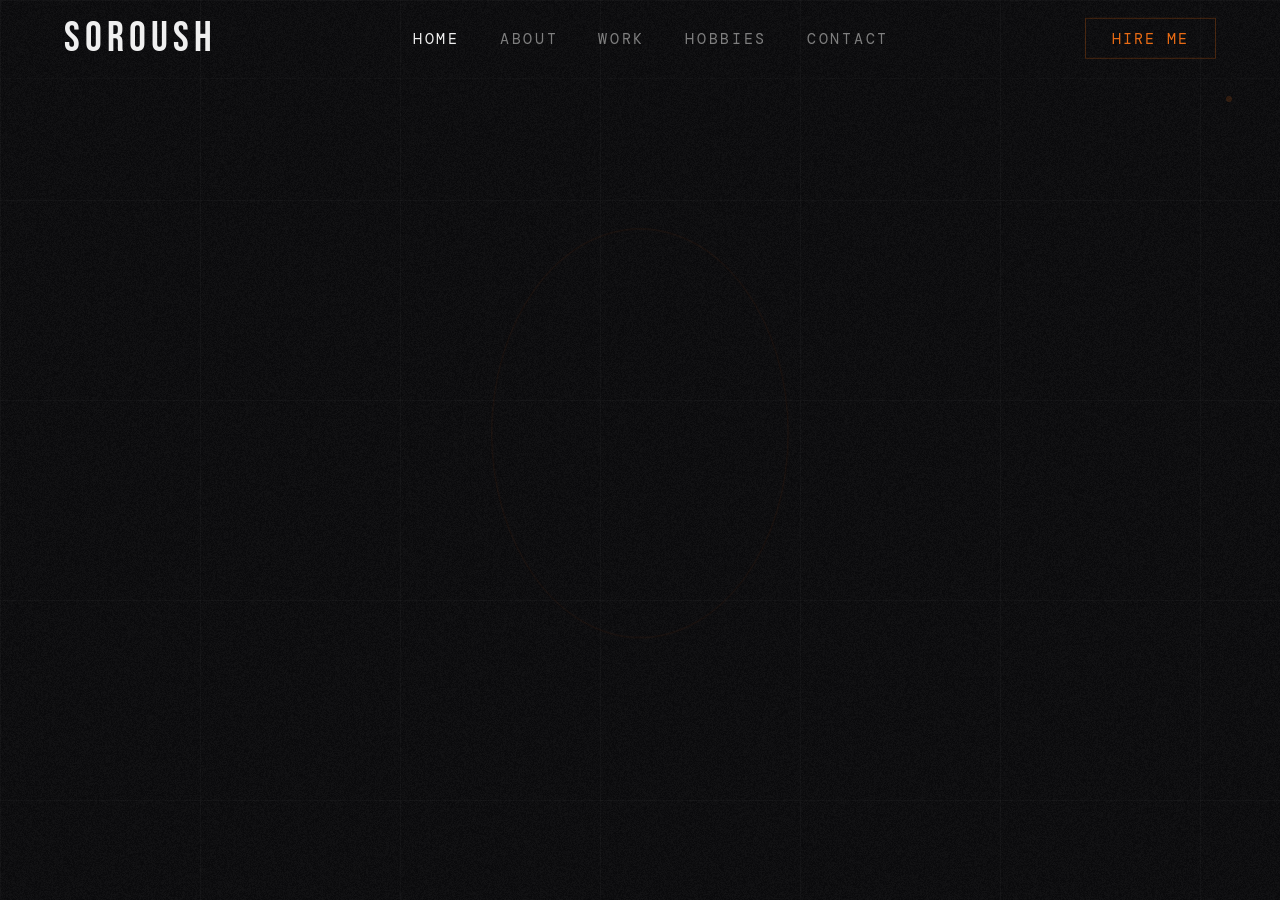
<file: index.html>
<!DOCTYPE html>
<html lang="en">
<head>
  <meta charset="UTF-8"/>
  <meta http-equiv="refresh" content="0; url=html/index.html"/>
  <title>Soroush — Portfolio</title>
</head>
<body>
  <p>Redirecting to <a href="html/index.html">portfolio</a>...</p>
</body>
</html>
</file>
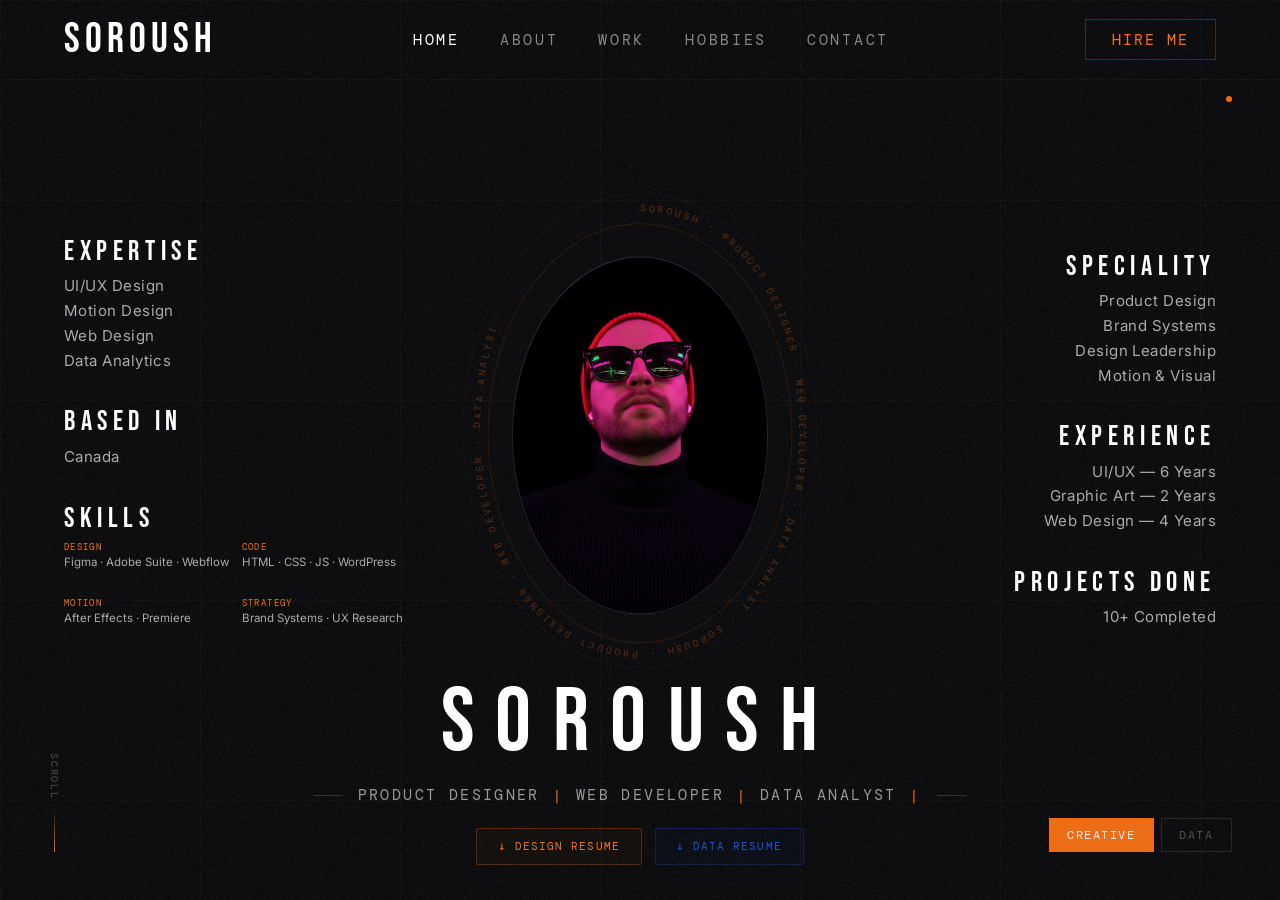
<file: html/index.html>
<!DOCTYPE html>
<html lang="en">

<head>
  <meta charset="UTF-8" />
  <meta name="viewport" content="width=device-width, initial-scale=1.0" />
  <title>Soroush — Portfolio</title>
  <link
    href="https://fonts.googleapis.com/css2?family=Bebas+Neue&family=Inter:wght@300;400;500;600&family=DM+Mono:wght@300;400;500&display=swap"
    rel="stylesheet" />
  <link rel="stylesheet" href="../css/style.css" />
</head>

<body>
  <div id="app">

    <canvas id="grain"></canvas>
    <div class="grid"></div>
    <div class="accent-dot"></div>

    <!-- NAV -->
    <nav>
      <div class="nav-logo">SOROUSH</div>
      <div class="nav-links">
        <button class="nav-link active">Home</button>
        <button class="nav-link" onclick="goTo('about.html')">About</button>
        <button class="nav-link" onclick="goTo('work.html')">Work</button>
        <button class="nav-link" onclick="goTo('hobbies.html')">Hobbies</button>
        <button class="nav-link" onclick="goTo('contact.html')">Contact</button>
      </div>
      <button class="nav-cta" onclick="goTo('contact.html')">Hire Me</button>
      <button class="hamburger" id="hamburger" onclick="toggleMenu()">
        <span></span><span></span><span></span>
      </button>
    </nav>

    <!-- MOBILE NAV DRAWER -->
    <div class="mobile-nav" id="mobileNav">
      <button class="mobile-nav-link active">Home</button>
      <button class="mobile-nav-link" onclick="goTo('about.html')">About</button>
      <button class="mobile-nav-link" onclick="goTo('work.html')">Work</button>
      <button class="mobile-nav-link" onclick="goTo('hobbies.html')">Hobbies</button>
      <button class="mobile-nav-link" onclick="goTo('contact.html')">Contact</button>
      <button class="mobile-nav-link" onclick="goTo('contact.html')" style="color:#f97316;">Hire Me</button>
    </div>

    <!-- MOBILE-FLOW WRAPPER: on desktop this is display:contents (invisible, no effect).
       On mobile it becomes a real flex column so content stacks naturally and scrolls. -->
    <div class="mobile-flow">

      <!-- OVAL STACK: groups oval/rings/portrait so mobile can size them as one unit -->
      <div class="oval-stack">
        <!-- OVAL RINGS -->
        <div class="oval-ring-outer"></div>
        <div class="oval-ring"></div>

        <!-- ROTATING TEXT RING -->
        <div class="oval-text-ring" id="textRing">
          <svg viewBox="0 0 355 475" xmlns="http://www.w3.org/2000/svg">
            <defs>
              <path id="outerOval"
                d="M 177.5,18 C 280,18 337,120 337,237.5 C 337,355 280,457 177.5,457 C 75,457 18,355 18,237.5 C 18,120 75,18 177.5,18 Z" />
            </defs>
            <text>
              <textPath href="#outerOval" startOffset="0%">SOROUSH · PRODUCT DESIGNER · WEB DEVELOPER · DATA ANALYST ·
                SOROUSH · PRODUCT DESIGNER · WEB DEVELOPER · DATA ANALYST ·</textPath>
            </text>
          </svg>
        </div>

        <!-- PORTRAIT -->
        <div class="portrait-wrap" id="portrait">
          <img id="portrait-img" src="../images/hero-creative.png" alt="Soroush"
            style="width:100%;height:100%;object-fit:cover;object-position:center top;" />
        </div>
      </div>

      <!-- INFO LEFT -->
      <div class="info-left" id="infoL">
        <div>
          <div class="info-label">Expertise</div>
          <div class="info-value">
            <span>UI/UX Design</span><span>Motion Design</span>
            <span>Web Design</span><span>Data Analytics</span>
          </div>
        </div>
        <div>
          <div class="info-label">Based In</div>
          <div class="info-value"><span>Canada</span></div>
        </div>
        <div>
          <div class="info-label">Skills</div>
          <div class="skills-grid">
            <div class="skill-cell"><span class="skill-cat">Design</span><span class="skill-val">Figma · Adobe Suite ·
                Webflow</span></div>
            <div class="skill-cell"><span class="skill-cat">Code</span><span class="skill-val">HTML · CSS · JS ·
                WordPress</span></div>
            <div class="skill-cell"><span class="skill-cat">Motion</span><span class="skill-val">After Effects ·
                Premiere</span></div>
            <div class="skill-cell"><span class="skill-cat">Strategy</span><span class="skill-val">Brand Systems · UX
                Research</span></div>
          </div>
        </div>
      </div>

      <!-- INFO RIGHT -->
      <div class="info-right" id="infoR">
        <div>
          <div class="info-label">Speciality</div>
          <div class="info-value">
            <span>Product Design</span><span>Brand Systems</span>
            <span>Design Leadership</span><span>Motion & Visual</span>
          </div>
        </div>
        <div>
          <div class="info-label">Experience</div>
          <div class="info-value">
            <span>UI/UX — 6 Years</span>
            <span>Graphic Art — 2 Years</span>
            <span>Web Design — 4 Years</span>
          </div>
        </div>
        <div>
          <div class="info-label">Projects Done</div>
          <div class="info-value"><span>10+ Completed</span></div>
        </div>
      </div>

      <!-- MOBILE INFO STRIP (hidden on desktop via JS/CSS) -->
      <div class="mobile-info-strip" id="mobileStrip" style="display:none;">
        <div class="mobile-info-item">
          <div class="mobile-info-label">Expertise</div>
          <div class="mobile-info-value" id="m-expertise">UI/UX · Motion · Web</div>
        </div>
        <div class="mobile-info-item">
          <div class="mobile-info-label">Based In</div>
          <div class="mobile-info-value">Canada</div>
        </div>
        <div class="mobile-info-item">
          <div class="mobile-info-label">Experience</div>
          <div class="mobile-info-value" id="m-experience">6 Yrs UI/UX</div>
        </div>
        <div class="mobile-info-item">
          <div class="mobile-info-label">Speciality</div>
          <div class="mobile-info-value" id="m-speciality">Product · Brand</div>
        </div>
        <div class="mobile-info-item">
          <div class="mobile-info-label">Projects</div>
          <div class="mobile-info-value" id="m-projects">10+ Done</div>
        </div>
        <div class="mobile-info-item">
          <div class="mobile-info-label">Available</div>
          <div class="mobile-info-value">Freelance</div>
        </div>
      </div>

      <!-- BOTTOM -->
      <div class="hero-bottom">
        <div class="bottom-name">SOROUSH</div>
        <div class="bottom-title">
          <div class="title-line"></div>
          <div class="title-txt">
            Product Designer<span class="title-sep"> | </span>
            Web Developer<span class="title-sep"> | </span>
            Data Analyst<span class="title-sep"> |</span>
          </div>
          <div class="title-line"></div>
        </div>
        <div class="resume-buttons">
          <a href="../resumes/resume-design.pdf" download class="resume-btn design-btn">
            <span class="resume-icon">↓</span> Design Resume
          </a>
          <a href="../resumes/resume-data.pdf" download class="resume-btn data-btn">
            <span class="resume-icon">↓</span> Data Resume
          </a>
        </div>
      </div>

      <!-- MODE TOGGLE -->
      <div class="mode-toggle">
        <button class="m-btn on-creative" id="btnC" onclick="setMode('creative')">Creative</button>
        <button class="m-btn" id="btnD" onclick="setMode('data')">Data</button>
      </div>

    </div> <!-- /.mobile-flow -->

    <!-- SCROLL CUE -->
    <div class="scroll-cue">
      <div class="scroll-txt">Scroll</div>
      <div class="scroll-bar"></div>
    </div>

  </div>

  <script src="https://cdnjs.cloudflare.com/ajax/libs/gsap/3.12.5/gsap.min.js"></script>
  <script src="../js/main.js"></script>
  <script>
    function toggleMenu() {
      const h = document.getElementById('hamburger');
      const m = document.getElementById('mobileNav');
      h.classList.toggle('open');
      m.classList.toggle('open');
    }
    document.addEventListener('click', (e) => {
      const h = document.getElementById('hamburger');
      const m = document.getElementById('mobileNav');
      if (!h.contains(e.target) && !m.contains(e.target)) {
        h.classList.remove('open'); m.classList.remove('open');
      }
    });
  </script>
</body>

</html>
</file>
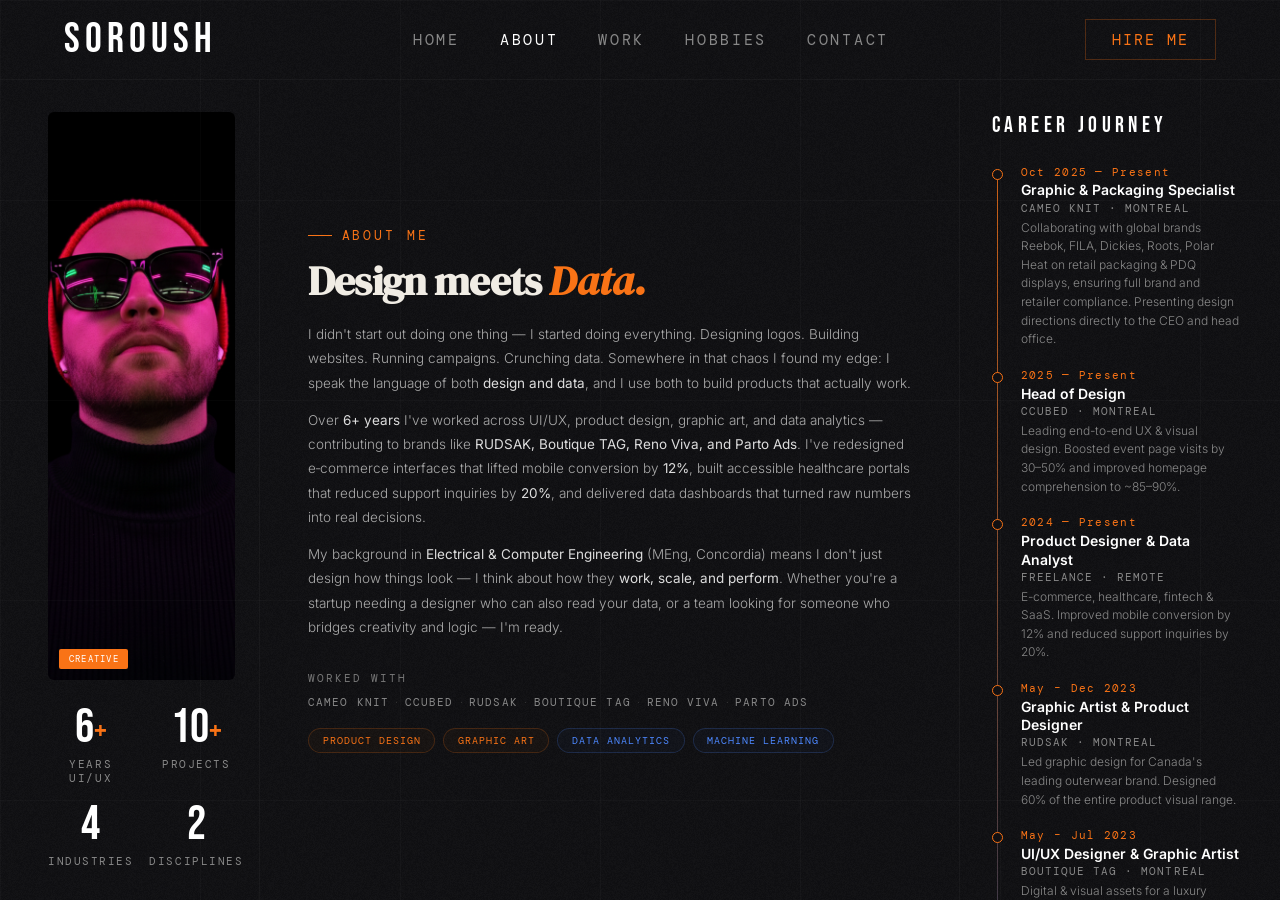
<file: html/about.html>
<!DOCTYPE html>
<html lang="en">

<head>
  <meta charset="UTF-8" />
  <meta name="viewport" content="width=device-width, initial-scale=1.0" />
  <title>Soroush — About</title>
  <link
    href="https://fonts.googleapis.com/css2?family=Bebas+Neue&family=DM+Serif+Display:ital@0;1&family=Inter:wght@300;400;500;600&family=DM+Mono:wght@300;400;500&display=swap"
    rel="stylesheet" />
  <link rel="stylesheet" href="../css/about.css" />
</head>

<body>
  <div id="app">

    <canvas id="grain"></canvas>
    <div class="grid"></div>

    <!-- NAV -->
    <nav>
      <div class="nav-logo">SOROUSH</div>
      <div class="nav-links">
        <button class="nav-link" onclick="goTo('index.html')">Home</button>
        <button class="nav-link active">About</button>
        <button class="nav-link" onclick="goTo('work.html')">Work</button>
        <button class="nav-link" onclick="goTo('hobbies.html')">Hobbies</button>
        <button class="nav-link" onclick="goTo('contact.html')">Contact</button>
      </div>
      <button class="nav-cta" onclick="goTo('contact.html')">Hire Me</button>
      <button class="hamburger" id="hamburger" onclick="toggleMenu()">
        <span></span><span></span><span></span>
      </button>
    </nav>

    <!-- MOBILE NAV DRAWER -->
    <div class="mobile-nav" id="mobileNav">
      <button class="mobile-nav-link" onclick="goTo('index.html')">Home</button>
      <button class="mobile-nav-link active">About</button>
      <button class="mobile-nav-link" onclick="goTo('work.html')">Work</button>
      <button class="mobile-nav-link" onclick="goTo('hobbies.html')">Hobbies</button>
      <button class="mobile-nav-link" onclick="goTo('contact.html')">Contact</button>
      <button class="mobile-nav-link" onclick="goTo('contact.html')" style="color:#f97316;">Hire Me</button>
    </div>

    <!-- ABOUT LAYOUT -->
    <div class="about-wrap">

      <!-- LEFT -->
      <div class="about-left" id="aLeft">
        <div class="about-photo-wrap">
          <img id="about-img" src="../images/hero-creative.png" alt="Soroush" class="about-photo" />
          <div class="photo-tag" id="about-photo-tag">Creative</div>
        </div>
        <div class="about-stats">
          <div class="stat">
            <div class="stat-num">6<span>+</span></div>
            <div class="stat-label">Years UI/UX</div>
          </div>
          <div class="stat">
            <div class="stat-num">10<span>+</span></div>
            <div class="stat-label">Projects</div>
          </div>
          <div class="stat">
            <div class="stat-num">4</div>
            <div class="stat-label">Industries</div>
          </div>
          <div class="stat">
            <div class="stat-num">2</div>
            <div class="stat-label">Disciplines</div>
          </div>
        </div>
      </div>

      <!-- CENTER -->
      <div class="about-center" id="aCenter">
        <div class="about-eyebrow">About Me</div>
        <h1 class="about-headline">Design meets <em>Data.</em></h1>
        <p class="about-bio">
          I didn't start out doing one thing — I started doing everything.
          Designing logos. Building websites. Running campaigns. Crunching data.
          Somewhere in that chaos I found my edge: I speak the language of both
          <strong>design and data</strong>, and I use both to build products that actually work.
        </p>
        <p class="about-bio">
          Over <strong>6+ years</strong> I've worked across UI/UX, product design, graphic art,
          and data analytics — contributing to brands like <strong>RUDSAK, Boutique TAG,
            Reno Viva, and Parto Ads</strong>. I've redesigned e&#8209;commerce interfaces that lifted
          mobile conversion by <strong>12%</strong>, built accessible healthcare portals that
          reduced support inquiries by <strong>20%</strong>, and delivered data dashboards
          that turned raw numbers into real decisions.
        </p>
        <p class="about-bio">
          My background in <strong>Electrical & Computer Engineering</strong> (MEng, Concordia)
          means I don't just design how things look — I think about how they
          <strong>work, scale, and perform</strong>. Whether you're a startup needing a
          designer who can also read your data, or a team looking for someone who
          bridges creativity and logic — I'm ready.
        </p>
        <div class="brands-wrap">
          <div class="brands-label">Worked With</div>
          <div class="brands-list">
            <span class="brand">Cameo Knit</span><span class="brand-sep">·</span>
            <span class="brand">CCubed</span><span class="brand-sep">·</span>
            <span class="brand">RUDSAK</span><span class="brand-sep">·</span>
            <span class="brand">Boutique TAG</span><span class="brand-sep">·</span>
            <span class="brand">Reno Viva</span><span class="brand-sep">·</span>
            <span class="brand">Parto Ads</span>
          </div>
        </div>
        <div class="focus-wrap">
          <div class="focus-pill orange">Product Design</div>
          <div class="focus-pill orange">Graphic Art</div>
          <div class="focus-pill blue">Data Analytics</div>
          <div class="focus-pill blue">Machine Learning</div>
        </div>
      </div>

      <!-- RIGHT -->
      <div class="about-right" id="aRight">
        <div class="timeline-label">Career Journey</div>
        <div class="timeline">
          <div class="tl-item">
            <div class="tl-dot"></div>
            <div class="tl-content">
              <div class="tl-year">Oct 2025 — Present</div>
              <div class="tl-title">Graphic & Packaging Specialist</div>
              <div class="tl-company">Cameo Knit · Montreal</div>
              <div class="tl-desc">Collaborating with global brands Reebok, FILA, Dickies, Roots, Polar Heat on
                retail packaging & PDQ displays, ensuring full brand and retailer compliance. Presenting design
                directions directly to the CEO and head office.</div>
            </div>
          </div>

          <div class="tl-item">
            <div class="tl-dot"></div>
            <div class="tl-content">
              <div class="tl-year">2025 — Present</div>
              <div class="tl-title">Head of Design</div>
              <div class="tl-company">CCubed · Montreal</div>
              <div class="tl-desc">Leading end-to-end UX & visual design. Boosted event page visits by 30–50% and
                improved homepage comprehension to ~85–90%.</div>
            </div>
          </div>
          <div class="tl-item">
            <div class="tl-dot"></div>
            <div class="tl-content">
              <div class="tl-year">2024 — Present</div>
              <div class="tl-title">Product Designer & Data Analyst</div>
              <div class="tl-company">Freelance · Remote</div>
              <div class="tl-desc">E-commerce, healthcare, fintech & SaaS. Improved mobile conversion by 12% and reduced
                support inquiries by 20%.</div>
            </div>
          </div>
          <div class="tl-item">
            <div class="tl-dot"></div>
            <div class="tl-content">
              <div class="tl-year">May – Dec 2023</div>
              <div class="tl-title">Graphic Artist & Product Designer</div>
              <div class="tl-company">RUDSAK · Montreal</div>
              <div class="tl-desc">Led graphic design for Canada's leading outerwear brand. Designed 60% of the entire
                product visual range.</div>
            </div>
          </div>
          <div class="tl-item">
            <div class="tl-dot"></div>
            <div class="tl-content">
              <div class="tl-year">May – Jul 2023</div>
              <div class="tl-title">UI/UX Designer & Graphic Artist</div>
              <div class="tl-company">Boutique TAG · Montreal</div>
              <div class="tl-desc">Digital & visual assets for a luxury fashion retailer. UI improvements enhancing
                product discovery and visual hierarchy.</div>
            </div>
          </div>
          <div class="tl-item">
            <div class="tl-dot"></div>
            <div class="tl-content">
              <div class="tl-year">Feb 2021 – Dec 2022</div>
              <div class="tl-title">UI/UX & Brand Designer</div>
              <div class="tl-company">Parto Ads · Full-time</div>
              <div class="tl-desc">Led UX design & brand strategy for a digital agency across advertising, e-commerce,
                and mobile app sectors.</div>
            </div>
          </div>
        </div>
      </div>

    </div>
  </div>

  <script src="https://cdnjs.cloudflare.com/ajax/libs/gsap/3.12.5/gsap.min.js"></script>
  <script src="../js/about.js"></script>
  <script>
    function toggleMenu() {
      const h = document.getElementById('hamburger');
      const m = document.getElementById('mobileNav');
      h.classList.toggle('open');
      m.classList.toggle('open');
    }
    document.addEventListener('click', (e) => {
      const h = document.getElementById('hamburger');
      const m = document.getElementById('mobileNav');
      if (!h.contains(e.target) && !m.contains(e.target)) {
        h.classList.remove('open'); m.classList.remove('open');
      }
    });
  </script>
</body>

</html>
</file>
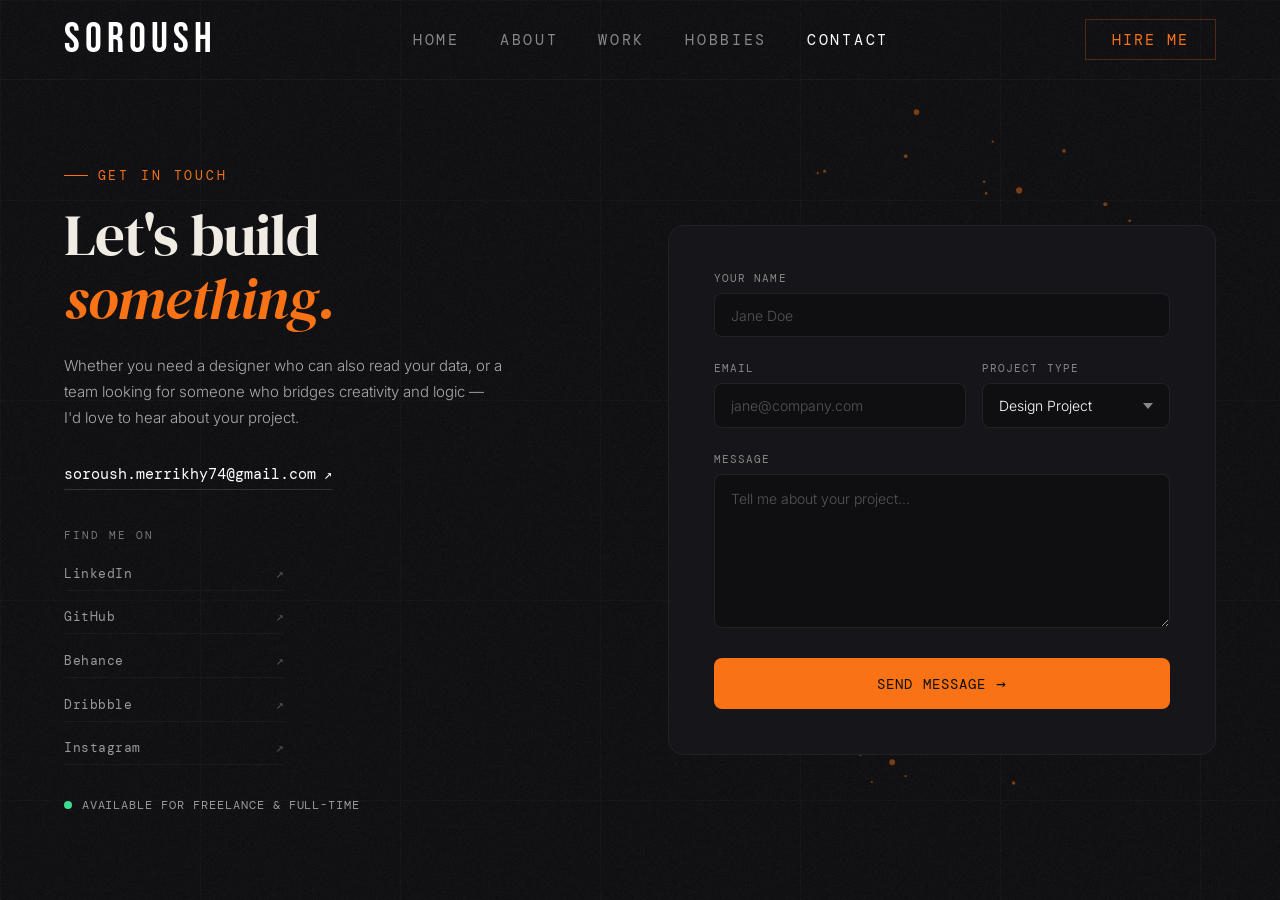
<file: html/contact.html>
<!DOCTYPE html>
<html lang="en">

<head>
  <meta charset="UTF-8" />
  <meta name="viewport" content="width=device-width, initial-scale=1.0" />
  <title>Soroush — Contact</title>
  <link
    href="https://fonts.googleapis.com/css2?family=Bebas+Neue&family=DM+Serif+Display:ital@0;1&family=Inter:wght@300;400;500;600&family=DM+Mono:wght@300;400;500&display=swap"
    rel="stylesheet" />
  <link rel="stylesheet" href="../css/contact.css" />
</head>

<body>
  <div id="app">

    <canvas id="particleCanvas"></canvas>
    <canvas id="grain"></canvas>
    <div class="grid"></div>

    <!-- NAV -->
    <nav>
      <div class="nav-logo" onclick="goTo('index.html')">SOROUSH</div>
      <div class="nav-links">
        <button class="nav-link" onclick="goTo('index.html')">Home</button>
        <button class="nav-link" onclick="goTo('about.html')">About</button>
        <button class="nav-link" onclick="goTo('work.html')">Work</button>
        <button class="nav-link" onclick="goTo('hobbies.html')">Hobbies</button>
        <button class="nav-link active">Contact</button>
      </div>
      <button class="nav-cta" onclick="goTo('contact.html')">Hire Me</button>
      <button class="hamburger" id="hamburger" onclick="toggleMenu()"><span></span><span></span><span></span></button>
    </nav>

    <div class="mobile-nav" id="mobileNav">
      <button class="mobile-nav-link" onclick="goTo('index.html')">Home</button>
      <button class="mobile-nav-link" onclick="goTo('about.html')">About</button>
      <button class="mobile-nav-link" onclick="goTo('work.html')">Work</button>
      <button class="mobile-nav-link" onclick="goTo('hobbies.html')">Hobbies</button>
      <button class="mobile-nav-link active">Contact</button>
    </div>

    <!-- CONTACT LAYOUT -->
    <div class="contact-wrap">

      <!-- LEFT — Intro + Socials -->
      <div class="contact-left" id="cLeft">
        <div class="contact-eyebrow">Get In Touch</div>
        <h1 class="contact-headline">Let's build<br><em>something.</em></h1>
        <p class="contact-text">
          Whether you need a designer who can also read your data, or a team
          looking for someone who bridges creativity and logic — I'd love to hear
          about your project.
        </p>

        <div class="contact-direct">
          <a href="mailto:soroush.merrikhy74@gmail.com" class="contact-email">
            soroush.merrikhy74@gmail.com
            <span class="email-arrow">↗</span>
          </a>
        </div>

        <div class="socials-wrap">
          <div class="socials-label">Find Me On</div>
          <div class="socials-list">
            <a href="https://linkedin.com/in/soroush-merikhy-a99875173" target="_blank" class="social-link">
              <span class="social-name">LinkedIn</span>
              <span class="social-arrow">↗</span>
            </a>
            <a href="https://github.com/soroushMky" target="_blank" class="social-link">
              <span class="social-name">GitHub</span>
              <span class="social-arrow">↗</span>
            </a>
            <a href="https://www.behance.net/soroushmerikhy" target="_blank" class="social-link">
              <span class="social-name">Behance</span>
              <span class="social-arrow">↗</span>
            </a>
            <a href="https://dribbble.com/Soroushmky" target="_blank" class="social-link">
              <span class="social-name">Dribbble</span>
              <span class="social-arrow">↗</span>
            </a>
            <a href="https://www.instagram.com/mr.mimdesigner/" target="_blank" class="social-link">
              <span class="social-name">Instagram</span>
              <span class="social-arrow">↗</span>
            </a>
          </div>
        </div>

        <div class="availability">
          <span class="avail-dot"></span>
          Available for freelance & full-time
        </div>
      </div>

      <!-- RIGHT — Form -->
      <div class="contact-right" id="cRight">
        <form class="contact-form" id="contactForm" action="https://formspree.io/f/xrbeaopv" method="POST">

          <div class="form-group">
            <label for="name">Your Name</label>
            <input type="text" id="name" name="name" placeholder="Jane Doe" required />
          </div>

          <div class="form-row">
            <div class="form-group">
              <label for="email">Email</label>
              <input type="email" id="email" name="email" placeholder="jane@company.com" required />
            </div>
            <div class="form-group">
              <label for="project-type">Project Type</label>
              <select id="project-type" name="project-type">
                <option value="design">Design Project</option>
                <option value="data">Data / Analytics Project</option>
                <option value="both">Both</option>
                <option value="other">Other</option>
              </select>
            </div>
          </div>

          <div class="form-group">
            <label for="message">Message</label>
            <textarea id="message" name="message" rows="6" placeholder="Tell me about your project..."
              required></textarea>
          </div>

          <button type="submit" class="submit-btn">
            <span class="submit-text">Send Message</span>
            <span class="submit-arrow">→</span>
          </button>

          <div class="form-success" id="formSuccess">
            <span class="success-icon">✓</span> Message sent — I'll get back to you soon!
          </div>
        </form>
      </div>

    </div>

  </div>

  <script src="https://cdnjs.cloudflare.com/ajax/libs/gsap/3.12.5/gsap.min.js"></script>
  <script src="../js/contact.js"></script>
</body>

</html>
</file>
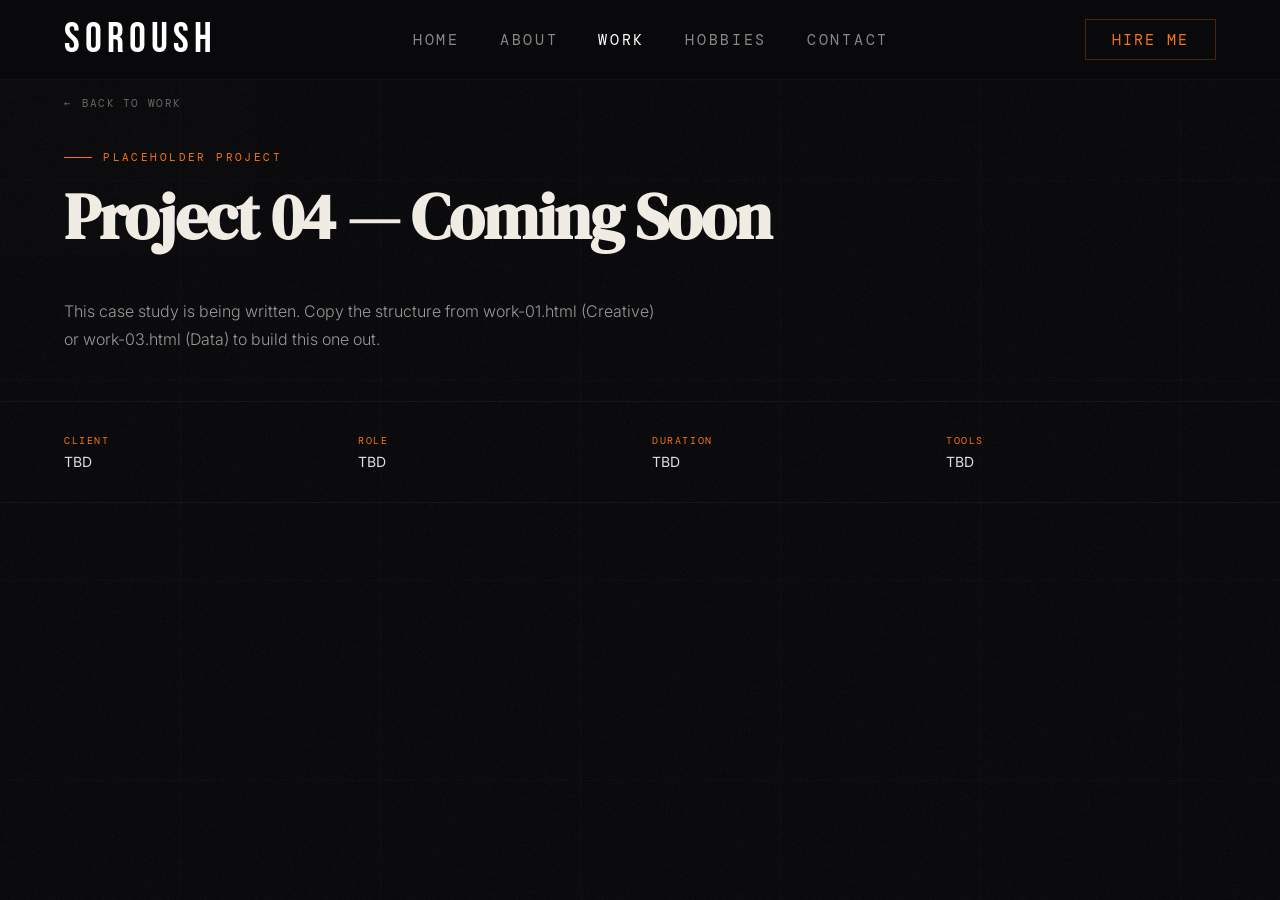
<file: html/work-04.html>
<!DOCTYPE html>
<html lang="en">
<head>
  <meta charset="UTF-8"/>
  <meta name="viewport" content="width=device-width, initial-scale=1.0"/>
  <title>Soroush — Project 04</title>
  <link href="https://fonts.googleapis.com/css2?family=Bebas+Neue&family=DM+Serif+Display:ital@0;1&family=Inter:wght@300;400;500;600&family=DM+Mono:wght@300;400;500&display=swap" rel="stylesheet"/>
  <link rel="stylesheet" href="../css/project.css"/>
</head>
<body>
<div id="app">
  <canvas id="grain"></canvas>
  <div class="grid"></div>
  <nav>
    <div class="nav-logo" onclick="goTo('index.html')">SOROUSH</div>
    <div class="nav-links">
      <button class="nav-link" onclick="goTo('index.html')">Home</button>
      <button class="nav-link" onclick="goTo('about.html')">About</button>
      <button class="nav-link active" onclick="goTo('work.html')">Work</button>
      <button class="nav-link" onclick="goTo('hobbies.html')">Hobbies</button>
      <button class="nav-link" onclick="goTo('contact.html')">Contact</button>
    </div>
    <button class="nav-cta" onclick="goTo('contact.html')">Hire Me</button>
    <button class="hamburger" id="hamburger" onclick="toggleMenu()"><span></span><span></span><span></span></button>
  </nav>
  <div class="mobile-nav" id="mobileNav">
    <button class="mobile-nav-link" onclick="goTo('index.html')">Home</button>
    <button class="mobile-nav-link" onclick="goTo('about.html')">About</button>
    <button class="mobile-nav-link active" onclick="goTo('work.html')">Work</button>
    <button class="mobile-nav-link" onclick="goTo('hobbies.html')">Hobbies</button>
    <button class="mobile-nav-link" onclick="goTo('contact.html')">Contact</button>
    <button class="mobile-nav-link" onclick="goTo('contact.html')" style="color:#f97316;">Hire Me</button>
  </div>
  <a class="back-link" href="work.html" data-transition><span class="arrow">←</span> Back to Work</a>
  <div class="project-hero">
    <div class="project-eyebrow">Placeholder Project</div>
    <h1 class="project-title">Project 04 — Coming Soon</h1>
    <p class="project-subtitle">This case study is being written. Copy the structure from work-01.html (Creative) or work-03.html (Data) to build this one out.</p>
  </div>
  <div class="project-meta-bar">
    <div class="meta-item"><span class="meta-label">Client</span><span class="meta-val">TBD</span></div>
    <div class="meta-item"><span class="meta-label">Role</span><span class="meta-val">TBD</span></div>
    <div class="meta-item"><span class="meta-label">Duration</span><span class="meta-val">TBD</span></div>
    <div class="meta-item"><span class="meta-label">Tools</span><span class="meta-val">TBD</span></div>
  </div>
  <div class="project-end-space" style="height:8rem;"></div>
</div>
<script src="https://cdnjs.cloudflare.com/ajax/libs/gsap/3.12.5/gsap.min.js"></script>
<script src="../js/project.js"></script>
</body>
</html>
</file>
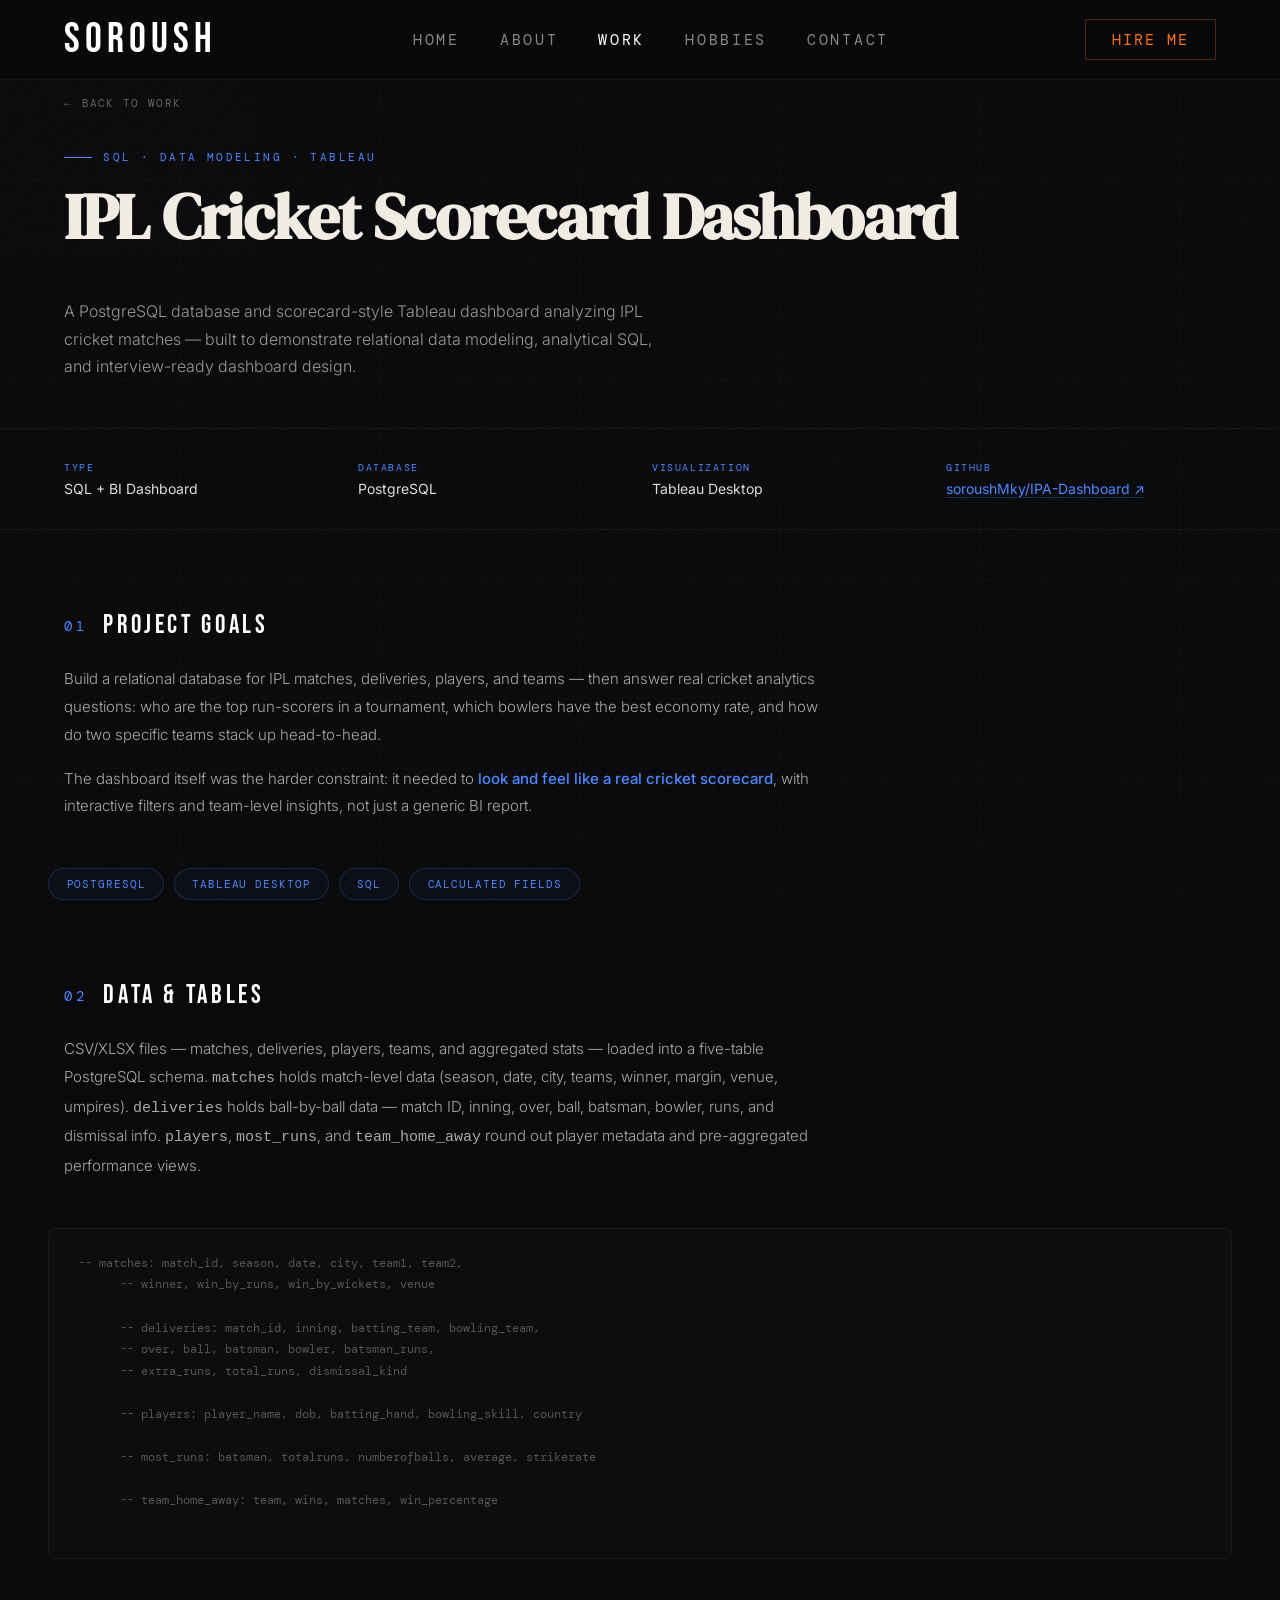
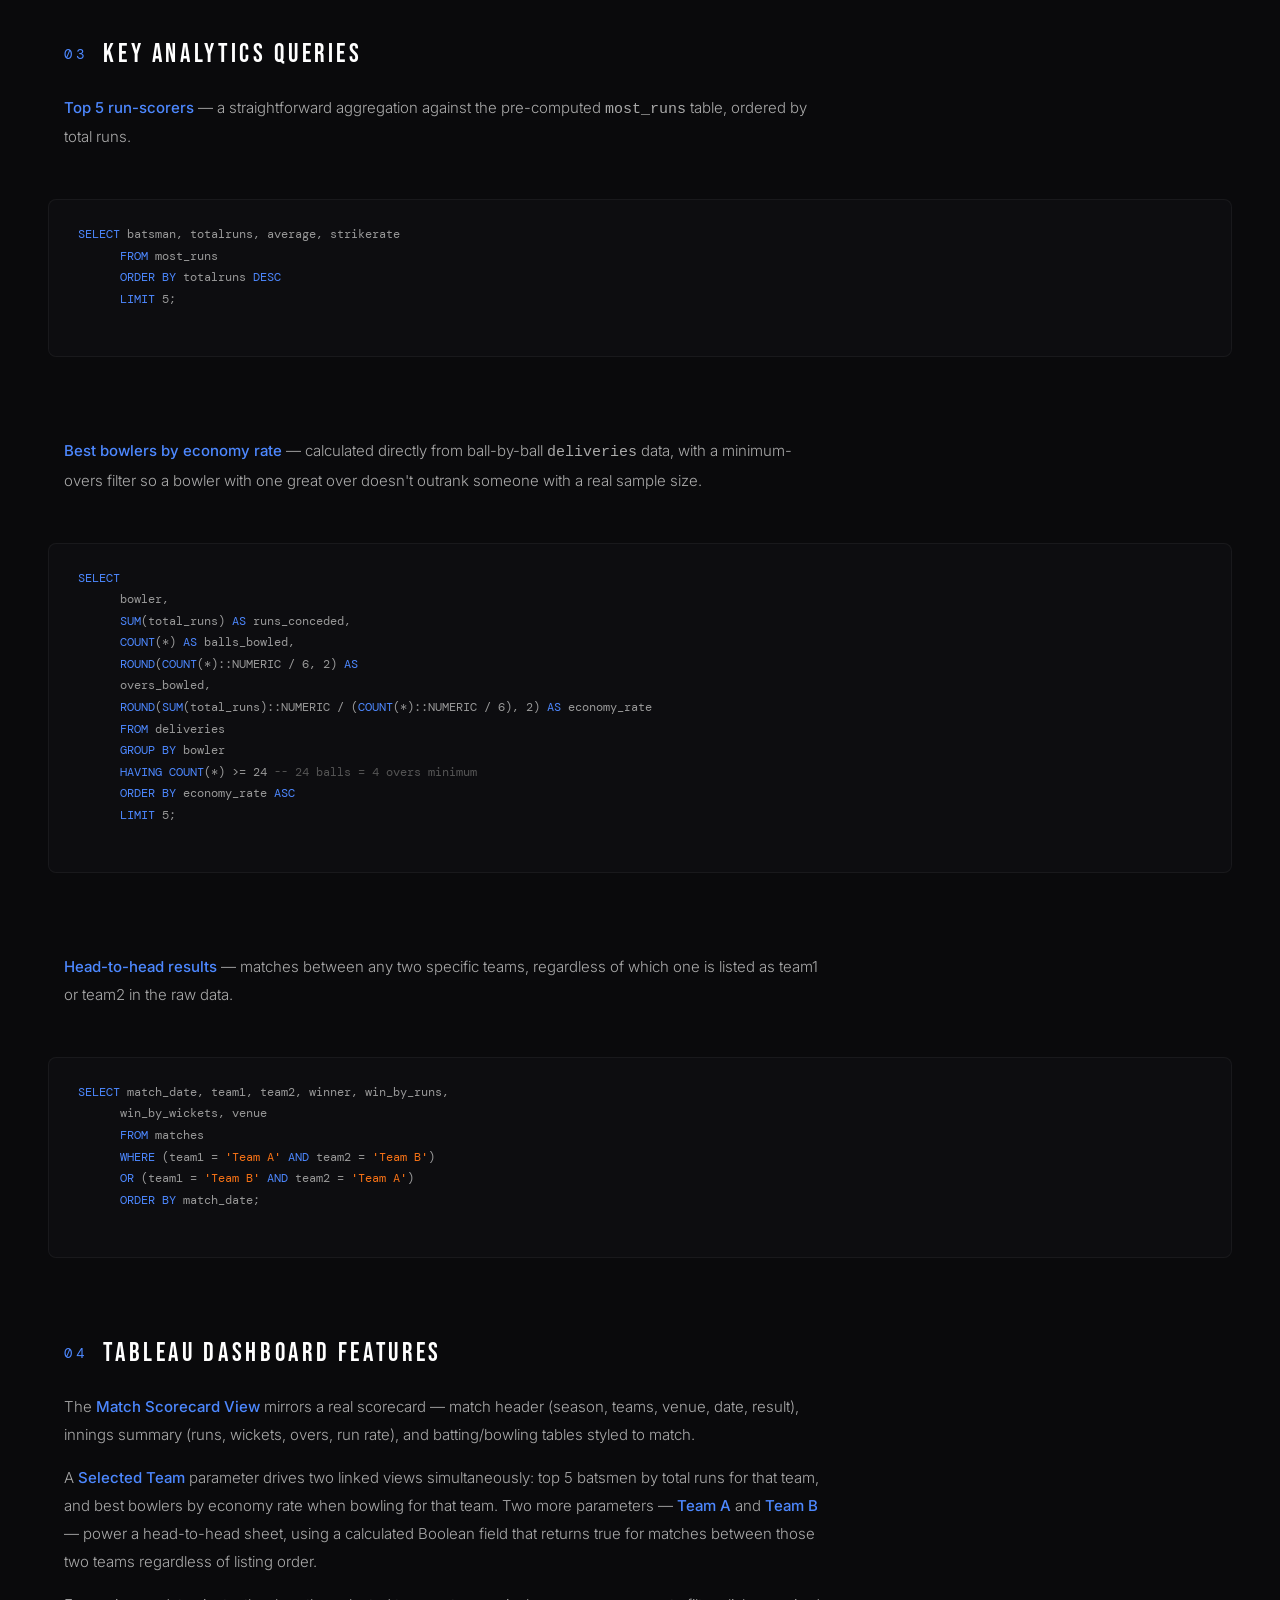
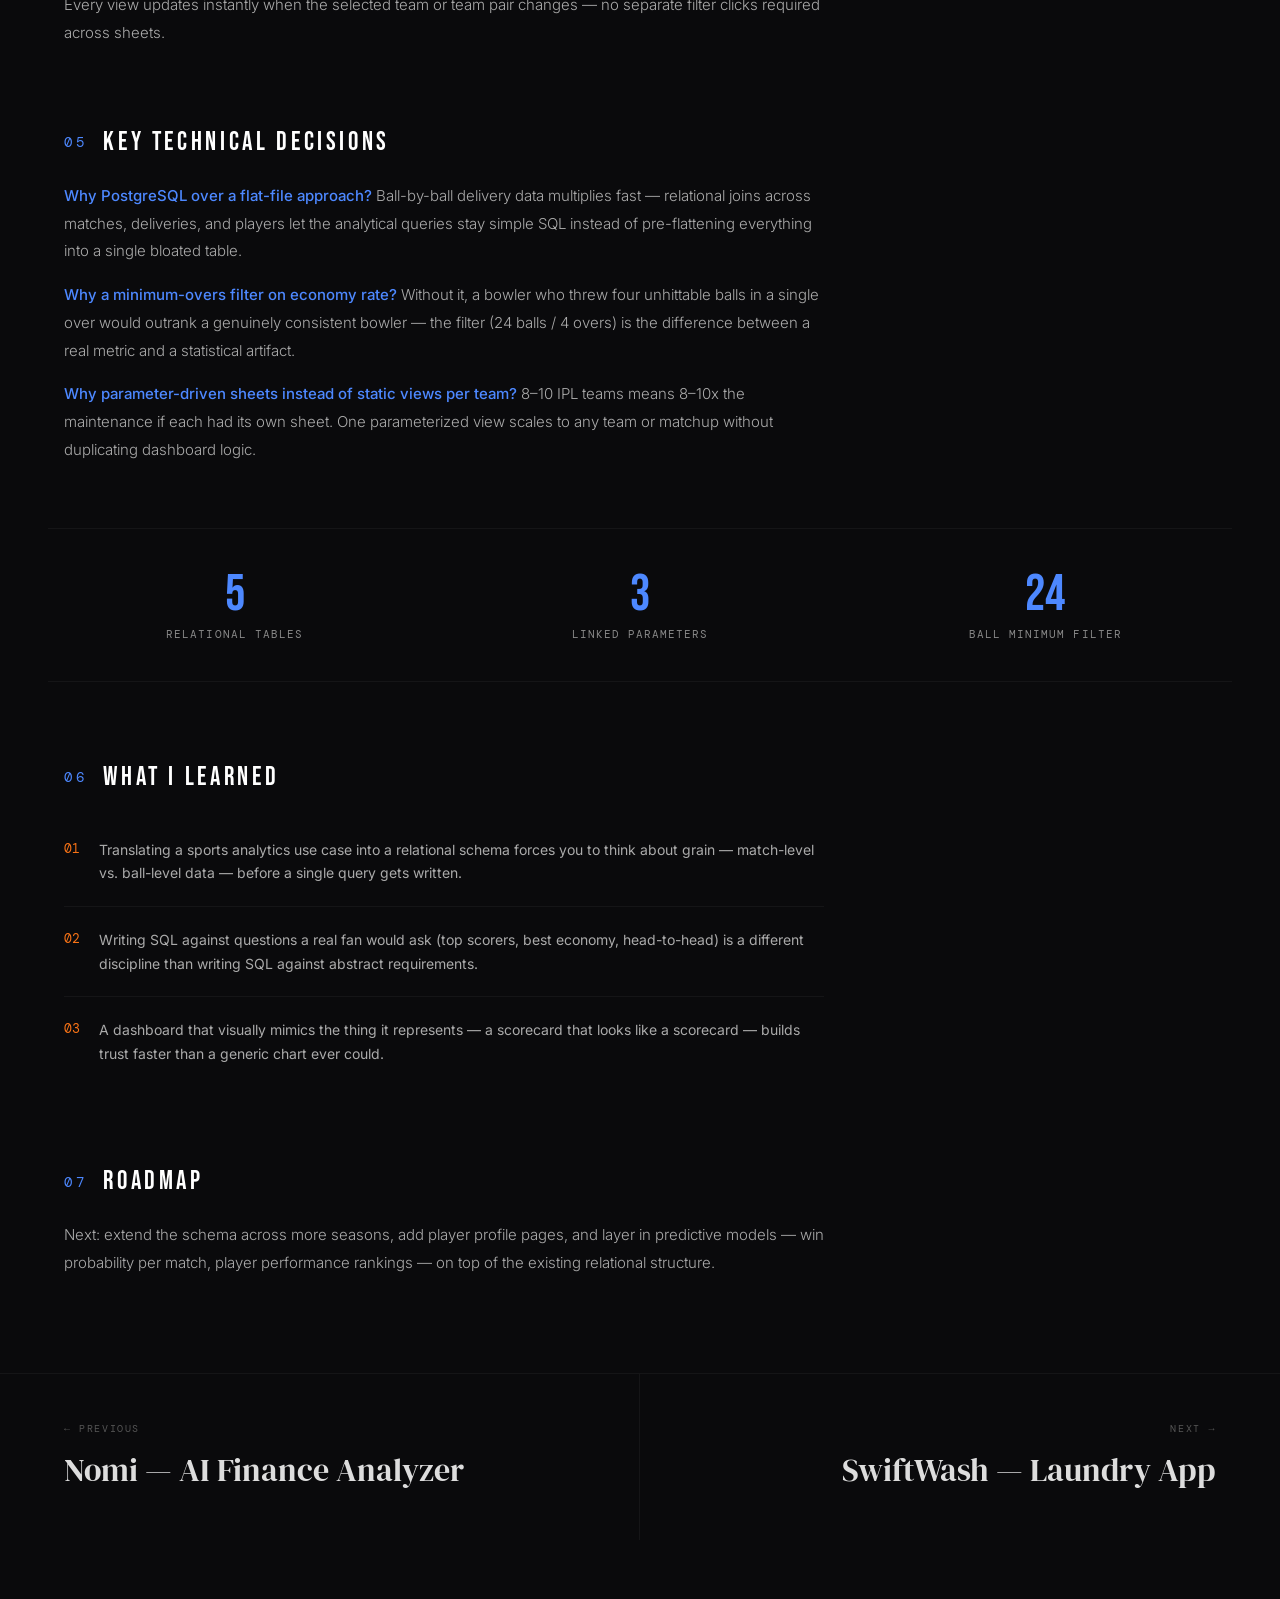
<file: html/work-05.html>
<!DOCTYPE html>
<html lang="en">

<head>
  <meta charset="UTF-8" />
  <meta name="viewport" content="width=device-width, initial-scale=1.0" />
  <title>Soroush — IPL Cricket Scorecard Dashboard</title>
  <link
    href="https://fonts.googleapis.com/css2?family=Bebas+Neue&family=DM+Serif+Display:ital@0;1&family=Inter:wght@300;400;500;600&family=DM+Mono:wght@300;400;500&display=swap"
    rel="stylesheet" />
  <link rel="stylesheet" href="../css/project.css" />
</head>

<body class="data-project">
  <div id="app">
    <canvas id="grain"></canvas>
    <div class="grid"></div>
    <nav>
      <div class="nav-logo" onclick="goTo('index.html')">SOROUSH</div>
      <div class="nav-links">
        <button class="nav-link" onclick="goTo('index.html')">Home</button>
        <button class="nav-link" onclick="goTo('about.html')">About</button>
        <button class="nav-link active" onclick="goTo('work.html')">Work</button>
        <button class="nav-link" onclick="goTo('hobbies.html')">Hobbies</button>
        <button class="nav-link" onclick="goTo('contact.html')">Contact</button>
      </div>
      <button class="nav-cta" onclick="goTo('contact.html')">Hire Me</button>
      <button class="hamburger" id="hamburger" onclick="toggleMenu()"><span></span><span></span><span></span></button>
    </nav>
    <div class="mobile-nav" id="mobileNav">
      <button class="mobile-nav-link" onclick="goTo('index.html')">Home</button>
      <button class="mobile-nav-link" onclick="goTo('about.html')">About</button>
      <button class="mobile-nav-link active" onclick="goTo('work.html')">Work</button>
      <button class="mobile-nav-link" onclick="goTo('hobbies.html')">Hobbies</button>
      <button class="mobile-nav-link" onclick="goTo('contact.html')">Contact</button>
      <button class="mobile-nav-link" onclick="goTo('contact.html')" style="color:#4d88ff;">Hire Me</button>
    </div>

    <a class="back-link" href="work.html" data-transition><span class="arrow">←</span> Back to Work</a>

    <div class="project-hero">
      <div class="project-eyebrow">SQL · Data Modeling · Tableau</div>
      <h1 class="project-title">IPL Cricket Scorecard Dashboard</h1>
      <p class="project-subtitle">A PostgreSQL database and scorecard-style Tableau dashboard analyzing IPL cricket
        matches — built to demonstrate relational data modeling, analytical SQL, and interview-ready dashboard design.
      </p>
    </div>

    <div class="project-meta-bar">
      <div class="meta-item"><span class="meta-label">Type</span><span class="meta-val">SQL + BI Dashboard</span></div>
      <div class="meta-item"><span class="meta-label">Database</span><span class="meta-val">PostgreSQL</span></div>
      <div class="meta-item"><span class="meta-label">Visualization</span><span class="meta-val">Tableau Desktop</span>
      </div>
      <div class="meta-item"><span class="meta-label">GitHub</span><span class="meta-val"><a
            href="https://github.com/soroushMky/IPA-Dashboard" target="_blank"
            style="color:#4d88ff;text-decoration:none;border-bottom:1px solid #4d88ff44;">soroushMky/IPA-Dashboard
            ↗</a></span></div>
    </div>

    <!-- PROJECT GOALS -->
    <div class="project-section">
      <div class="section-label"><span class="section-num">01</span> Project Goals</div>
      <p class="section-text">Build a relational database for IPL matches, deliveries, players, and teams — then answer
        real cricket analytics questions: who are the top run-scorers in a tournament, which bowlers have the best
        economy rate, and how do two specific teams stack up head-to-head.</p>
      <p class="section-text">The dashboard itself was the harder constraint: it needed to <strong>look and feel like a
          real cricket scorecard</strong>, with interactive filters and team-level insights, not just a generic BI
        report.</p>
    </div>

    <div class="tech-stack-row">
      <div class="tech-pill">PostgreSQL</div>
      <div class="tech-pill">Tableau Desktop</div>
      <div class="tech-pill">SQL</div>
      <div class="tech-pill">Calculated Fields</div>
    </div>

    <!-- DATA & TABLES -->
    <div class="project-section">
      <div class="section-label"><span class="section-num">02</span> Data & Tables</div>
      <p class="section-text">CSV/XLSX files — matches, deliveries, players, teams, and aggregated stats — loaded into a
        five-table PostgreSQL schema. <code>matches</code> holds match-level data (season, date, city, teams, winner,
        margin, venue, umpires). <code>deliveries</code> holds ball-by-ball data — match ID, inning, over, ball,
        batsman, bowler, runs, and dismissal info. <code>players</code>, <code>most_runs</code>, and
        <code>team_home_away</code> round out player metadata and pre-aggregated performance views.</p>
    </div>

    <div class="code-block"><span class="com">-- matches: match_id, season, date, city, team1, team2,</span>
      <span class="com">-- winner, win_by_runs, win_by_wickets, venue</span>

      <span class="com">-- deliveries: match_id, inning, batting_team, bowling_team,</span>
      <span class="com">-- over, ball, batsman, bowler, batsman_runs,</span>
      <span class="com">-- extra_runs, total_runs, dismissal_kind</span>

      <span class="com">-- players: player_name, dob, batting_hand, bowling_skill, country</span>

      <span class="com">-- most_runs: batsman, totalruns, numberofballs, average, strikerate</span>

      <span class="com">-- team_home_away: team, wins, matches, win_percentage</span>
    </div>

    <!-- KEY QUERIES -->
    <div class="project-section">
      <div class="section-label"><span class="section-num">03</span> Key Analytics Queries</div>
      <p class="section-text"><strong>Top 5 run-scorers</strong> — a straightforward aggregation against the
        pre-computed <code>most_runs</code> table, ordered by total runs.</p>
    </div>

    <div class="code-block"><span class="kw">SELECT</span> batsman, totalruns, average, strikerate
      <span class="kw">FROM</span> most_runs
      <span class="kw">ORDER BY</span> totalruns <span class="kw">DESC</span>
      <span class="kw">LIMIT</span> 5;
    </div>

    <div class="project-section">
      <p class="section-text"><strong>Best bowlers by economy rate</strong> — calculated directly from ball-by-ball
        <code>deliveries</code> data, with a minimum-overs filter so a bowler with one great over doesn't outrank
        someone with a real sample size.</p>
    </div>

    <div class="code-block"><span class="kw">SELECT</span>
      bowler,
      <span class="kw">SUM</span>(total_runs) <span class="kw">AS</span> runs_conceded,
      <span class="kw">COUNT</span>(*) <span class="kw">AS</span> balls_bowled,
      <span class="kw">ROUND</span>(<span class="kw">COUNT</span>(*)::NUMERIC / 6, 2) <span class="kw">AS</span>
      overs_bowled,
      <span class="kw">ROUND</span>(<span class="kw">SUM</span>(total_runs)::NUMERIC / (<span
        class="kw">COUNT</span>(*)::NUMERIC / 6), 2) <span class="kw">AS</span> economy_rate
      <span class="kw">FROM</span> deliveries
      <span class="kw">GROUP BY</span> bowler
      <span class="kw">HAVING COUNT</span>(*) >= 24 <span class="com">-- 24 balls = 4 overs minimum</span>
      <span class="kw">ORDER BY</span> economy_rate <span class="kw">ASC</span>
      <span class="kw">LIMIT</span> 5;
    </div>

    <div class="project-section">
      <p class="section-text"><strong>Head-to-head results</strong> — matches between any two specific teams, regardless
        of which one is listed as team1 or team2 in the raw data.</p>
    </div>

    <div class="code-block"><span class="kw">SELECT</span> match_date, team1, team2, winner, win_by_runs,
      win_by_wickets, venue
      <span class="kw">FROM</span> matches
      <span class="kw">WHERE</span> (team1 = <span class="str">'Team A'</span> <span class="kw">AND</span> team2 = <span
        class="str">'Team B'</span>)
      <span class="kw">OR</span> (team1 = <span class="str">'Team B'</span> <span class="kw">AND</span> team2 = <span
        class="str">'Team A'</span>)
      <span class="kw">ORDER BY</span> match_date;
    </div>

    <!-- DASHBOARD FEATURES -->
    <div class="project-section">
      <div class="section-label"><span class="section-num">04</span> Tableau Dashboard Features</div>
      <p class="section-text">The <strong>Match Scorecard View</strong> mirrors a real scorecard — match header (season,
        teams, venue, date, result), innings summary (runs, wickets, overs, run rate), and batting/bowling tables styled
        to match.</p>
      <p class="section-text">A <strong>Selected Team</strong> parameter drives two linked views simultaneously: top 5
        batsmen by total runs for that team, and best bowlers by economy rate when bowling for that team. Two more
        parameters — <strong>Team A</strong> and <strong>Team B</strong> — power a head-to-head sheet, using a
        calculated Boolean field that returns true for matches between those two teams regardless of listing order.</p>
      <p class="section-text">Every view updates instantly when the selected team or team pair changes — no separate
        filter clicks required across sheets.</p>
    </div>

    <!-- TECHNICAL DECISIONS -->
    <div class="project-section">
      <div class="section-label"><span class="section-num">05</span> Key Technical Decisions</div>
      <p class="section-text"><strong>Why PostgreSQL over a flat-file approach?</strong> Ball-by-ball delivery data
        multiplies fast — relational joins across matches, deliveries, and players let the analytical queries stay
        simple SQL instead of pre-flattening everything into a single bloated table.</p>
      <p class="section-text"><strong>Why a minimum-overs filter on economy rate?</strong> Without it, a bowler who
        threw four unhittable balls in a single over would outrank a genuinely consistent bowler — the filter (24 balls
        / 4 overs) is the difference between a real metric and a statistical artifact.</p>
      <p class="section-text"><strong>Why parameter-driven sheets instead of static views per team?</strong> 8–10 IPL
        teams means 8–10x the maintenance if each had its own sheet. One parameterized view scales to any team or
        matchup without duplicating dashboard logic.</p>
    </div>

    <!-- RESULTS -->
    <div class="results-grid">
      <div class="result-stat">
        <div class="result-num">5</div>
        <div class="result-label">Relational Tables</div>
      </div>
      <div class="result-stat">
        <div class="result-num">3</div>
        <div class="result-label">Linked Parameters</div>
      </div>
      <div class="result-stat">
        <div class="result-num">24</div>
        <div class="result-label">Ball Minimum Filter</div>
      </div>
    </div>

    <!-- LEARNINGS -->
    <div class="project-section">
      <div class="section-label"><span class="section-num">06</span> What I Learned</div>
    </div>
    <div class="learnings-list">
      <div class="learning-item">
        <div class="learning-num">01</div>
        <div class="learning-text">Translating a sports analytics use case into a relational schema forces you to think
          about grain — match-level vs. ball-level data — before a single query gets written.</div>
      </div>
      <div class="learning-item">
        <div class="learning-num">02</div>
        <div class="learning-text">Writing SQL against questions a real fan would ask (top scorers, best economy,
          head-to-head) is a different discipline than writing SQL against abstract requirements.</div>
      </div>
      <div class="learning-item">
        <div class="learning-num">03</div>
        <div class="learning-text">A dashboard that visually mimics the thing it represents — a scorecard that looks
          like a scorecard — builds trust faster than a generic chart ever could.</div>
      </div>
    </div>

    <!-- ROADMAP -->
    <div class="project-section">
      <div class="section-label"><span class="section-num">07</span> Roadmap</div>
      <p class="section-text">Next: extend the schema across more seasons, add player profile pages, and layer in
        predictive models — win probability per match, player performance rankings — on top of the existing relational
        structure.</p>
    </div>

    <div class="project-nav">
      <a class="project-nav-link prev" href="work-03.html" data-transition>
        <span class="nav-direction">← Previous</span>
        <span class="nav-project-title">Nomi — AI Finance Analyzer</span>
      </a>
      <a class="project-nav-link next" href="work-07.html" data-transition>
        <span class="nav-direction">Next →</span>
        <span class="nav-project-title">SwiftWash — Laundry App</span>
      </a>
    </div>
    <div class="project-end-space"></div>
  </div>
  <script src="https://cdnjs.cloudflare.com/ajax/libs/gsap/3.12.5/gsap.min.js"></script>
  <script src="../js/project.js"></script>
</body>

</html>
</file>
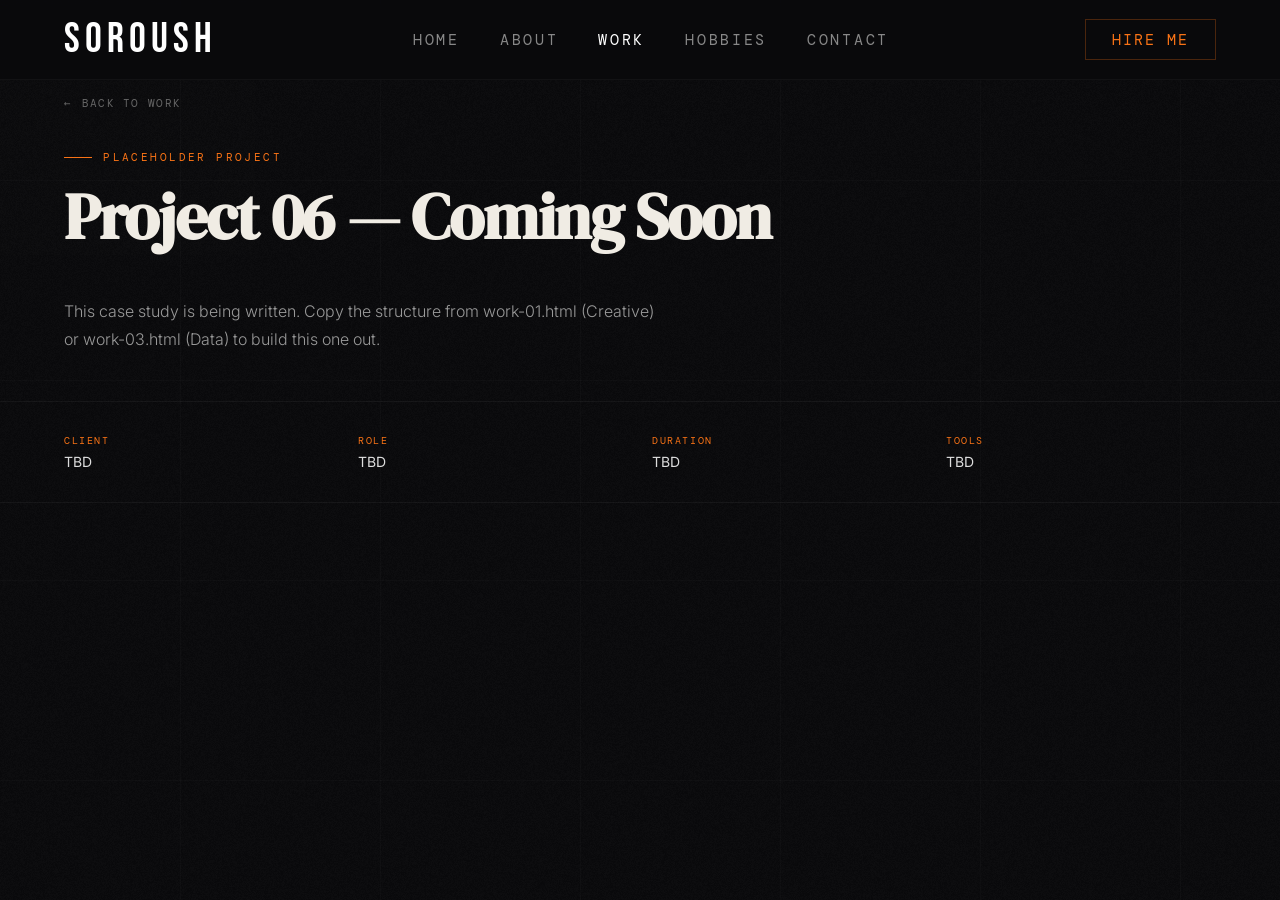
<file: html/work-06.html>
<!DOCTYPE html>
<html lang="en">
<head>
  <meta charset="UTF-8"/>
  <meta name="viewport" content="width=device-width, initial-scale=1.0"/>
  <title>Soroush — Project 06</title>
  <link href="https://fonts.googleapis.com/css2?family=Bebas+Neue&family=DM+Serif+Display:ital@0;1&family=Inter:wght@300;400;500;600&family=DM+Mono:wght@300;400;500&display=swap" rel="stylesheet"/>
  <link rel="stylesheet" href="../css/project.css"/>
</head>
<body>
<div id="app">
  <canvas id="grain"></canvas>
  <div class="grid"></div>
  <nav>
    <div class="nav-logo" onclick="goTo('index.html')">SOROUSH</div>
    <div class="nav-links">
      <button class="nav-link" onclick="goTo('index.html')">Home</button>
      <button class="nav-link" onclick="goTo('about.html')">About</button>
      <button class="nav-link active" onclick="goTo('work.html')">Work</button>
      <button class="nav-link" onclick="goTo('hobbies.html')">Hobbies</button>
      <button class="nav-link" onclick="goTo('contact.html')">Contact</button>
    </div>
    <button class="nav-cta" onclick="goTo('contact.html')">Hire Me</button>
    <button class="hamburger" id="hamburger" onclick="toggleMenu()"><span></span><span></span><span></span></button>
  </nav>
  <div class="mobile-nav" id="mobileNav">
    <button class="mobile-nav-link" onclick="goTo('index.html')">Home</button>
    <button class="mobile-nav-link" onclick="goTo('about.html')">About</button>
    <button class="mobile-nav-link active" onclick="goTo('work.html')">Work</button>
    <button class="mobile-nav-link" onclick="goTo('hobbies.html')">Hobbies</button>
    <button class="mobile-nav-link" onclick="goTo('contact.html')">Contact</button>
    <button class="mobile-nav-link" onclick="goTo('contact.html')" style="color:#f97316;">Hire Me</button>
  </div>
  <a class="back-link" href="work.html" data-transition><span class="arrow">←</span> Back to Work</a>
  <div class="project-hero">
    <div class="project-eyebrow">Placeholder Project</div>
    <h1 class="project-title">Project 06 — Coming Soon</h1>
    <p class="project-subtitle">This case study is being written. Copy the structure from work-01.html (Creative) or work-03.html (Data) to build this one out.</p>
  </div>
  <div class="project-meta-bar">
    <div class="meta-item"><span class="meta-label">Client</span><span class="meta-val">TBD</span></div>
    <div class="meta-item"><span class="meta-label">Role</span><span class="meta-val">TBD</span></div>
    <div class="meta-item"><span class="meta-label">Duration</span><span class="meta-val">TBD</span></div>
    <div class="meta-item"><span class="meta-label">Tools</span><span class="meta-val">TBD</span></div>
  </div>
  <div class="project-end-space" style="height:8rem;"></div>
</div>
<script src="https://cdnjs.cloudflare.com/ajax/libs/gsap/3.12.5/gsap.min.js"></script>
<script src="../js/project.js"></script>
</body>
</html>
</file>
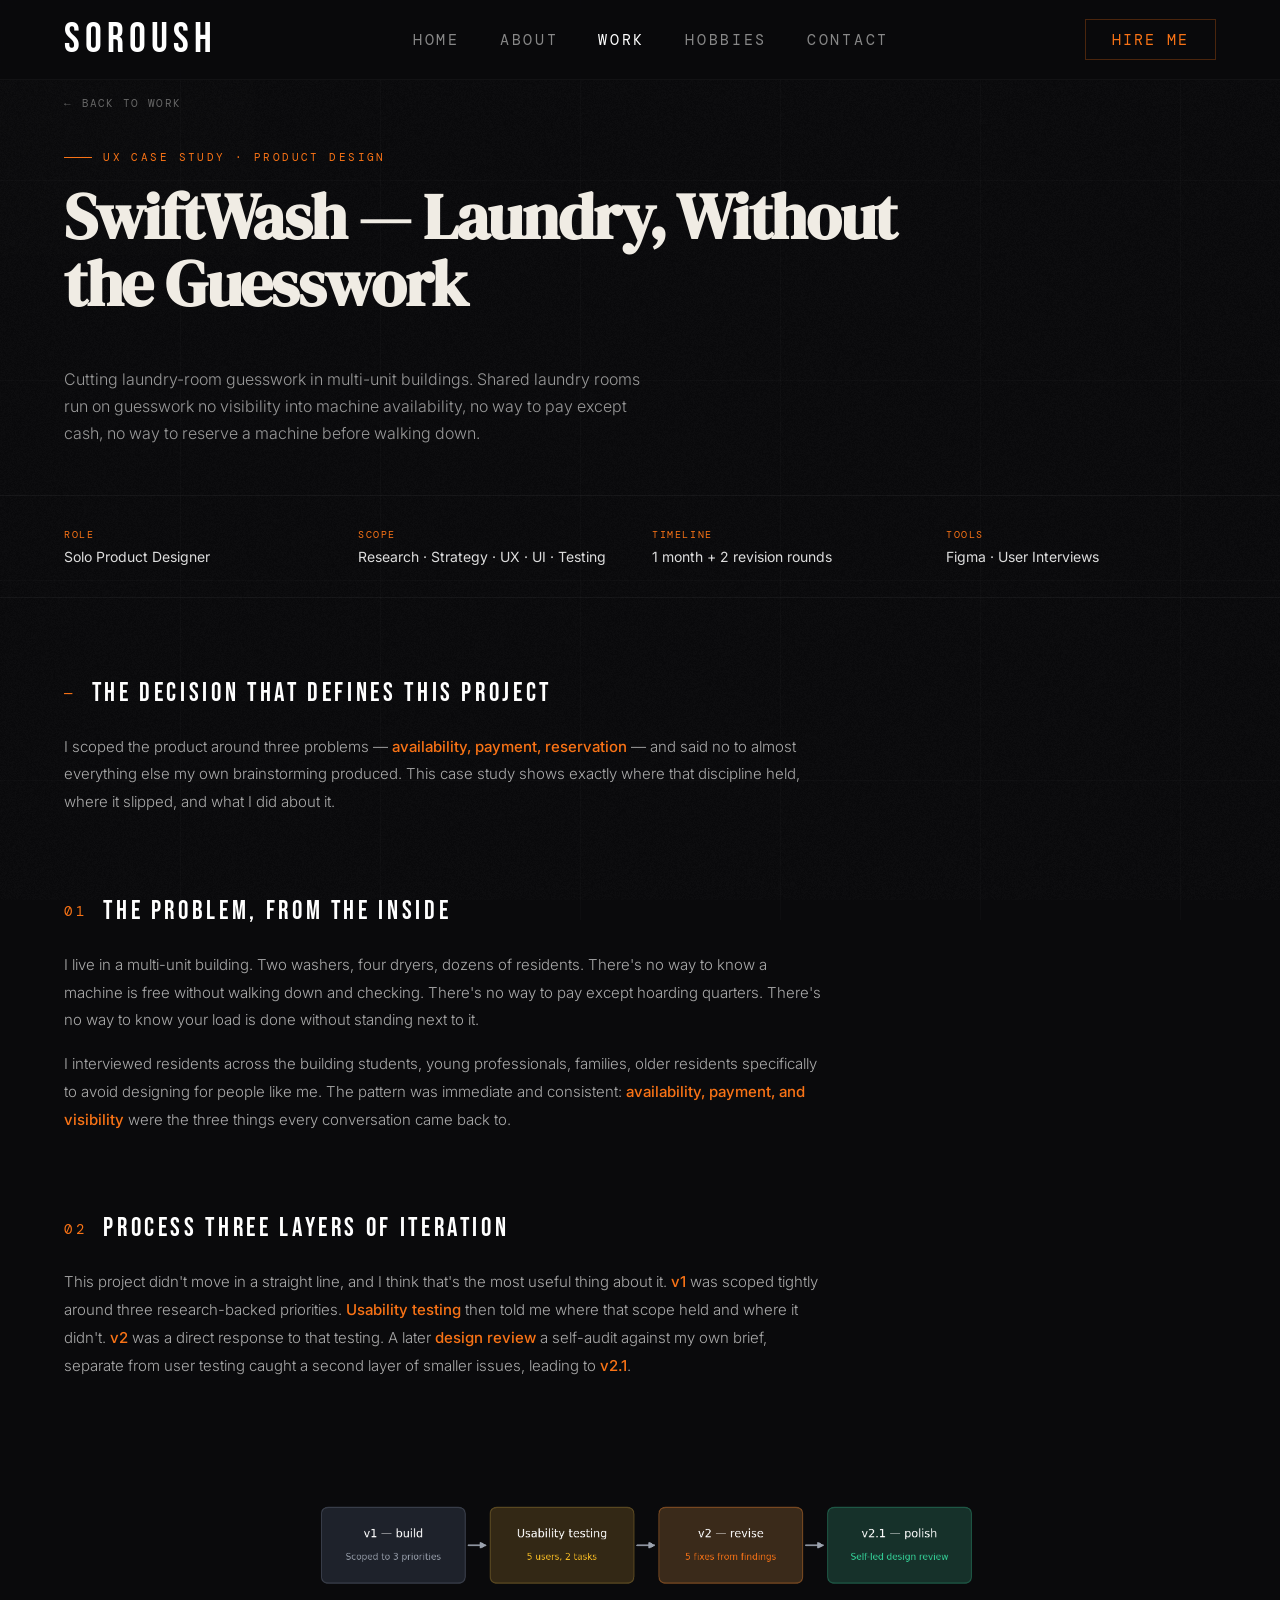
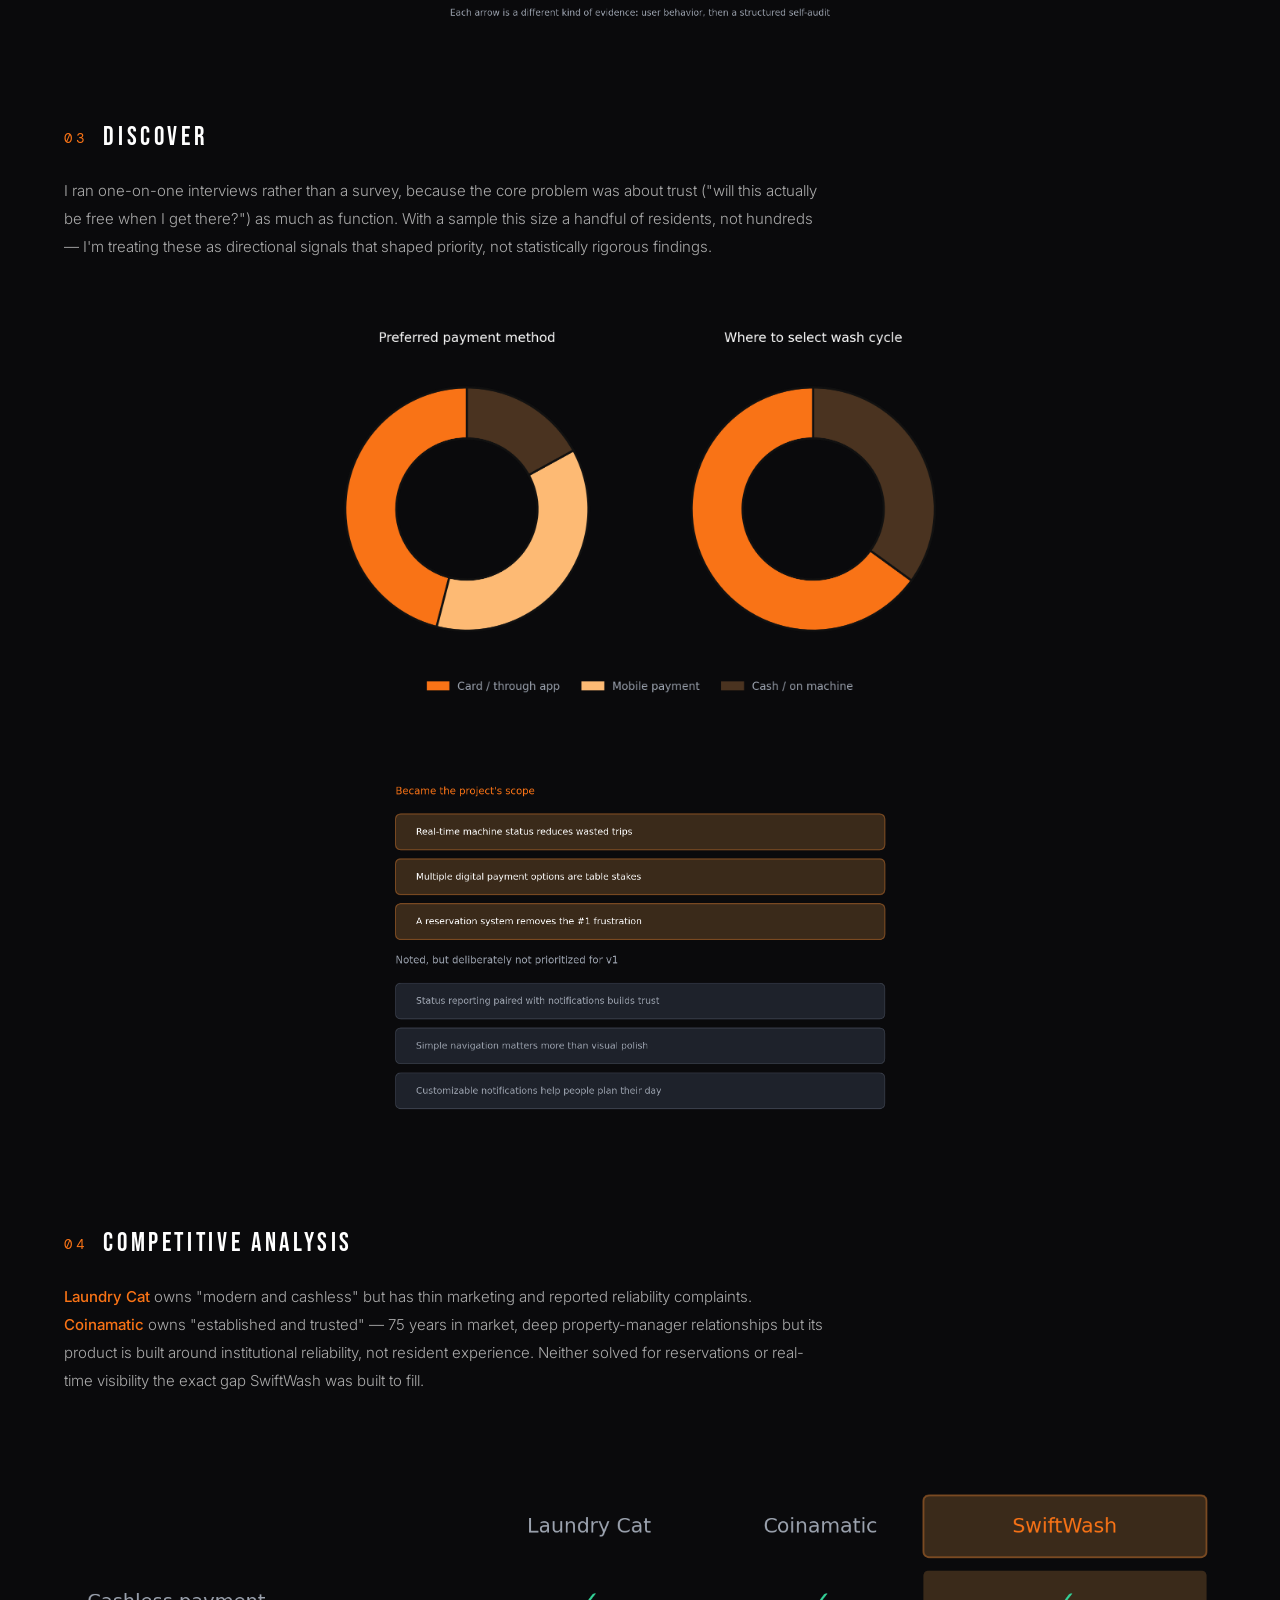
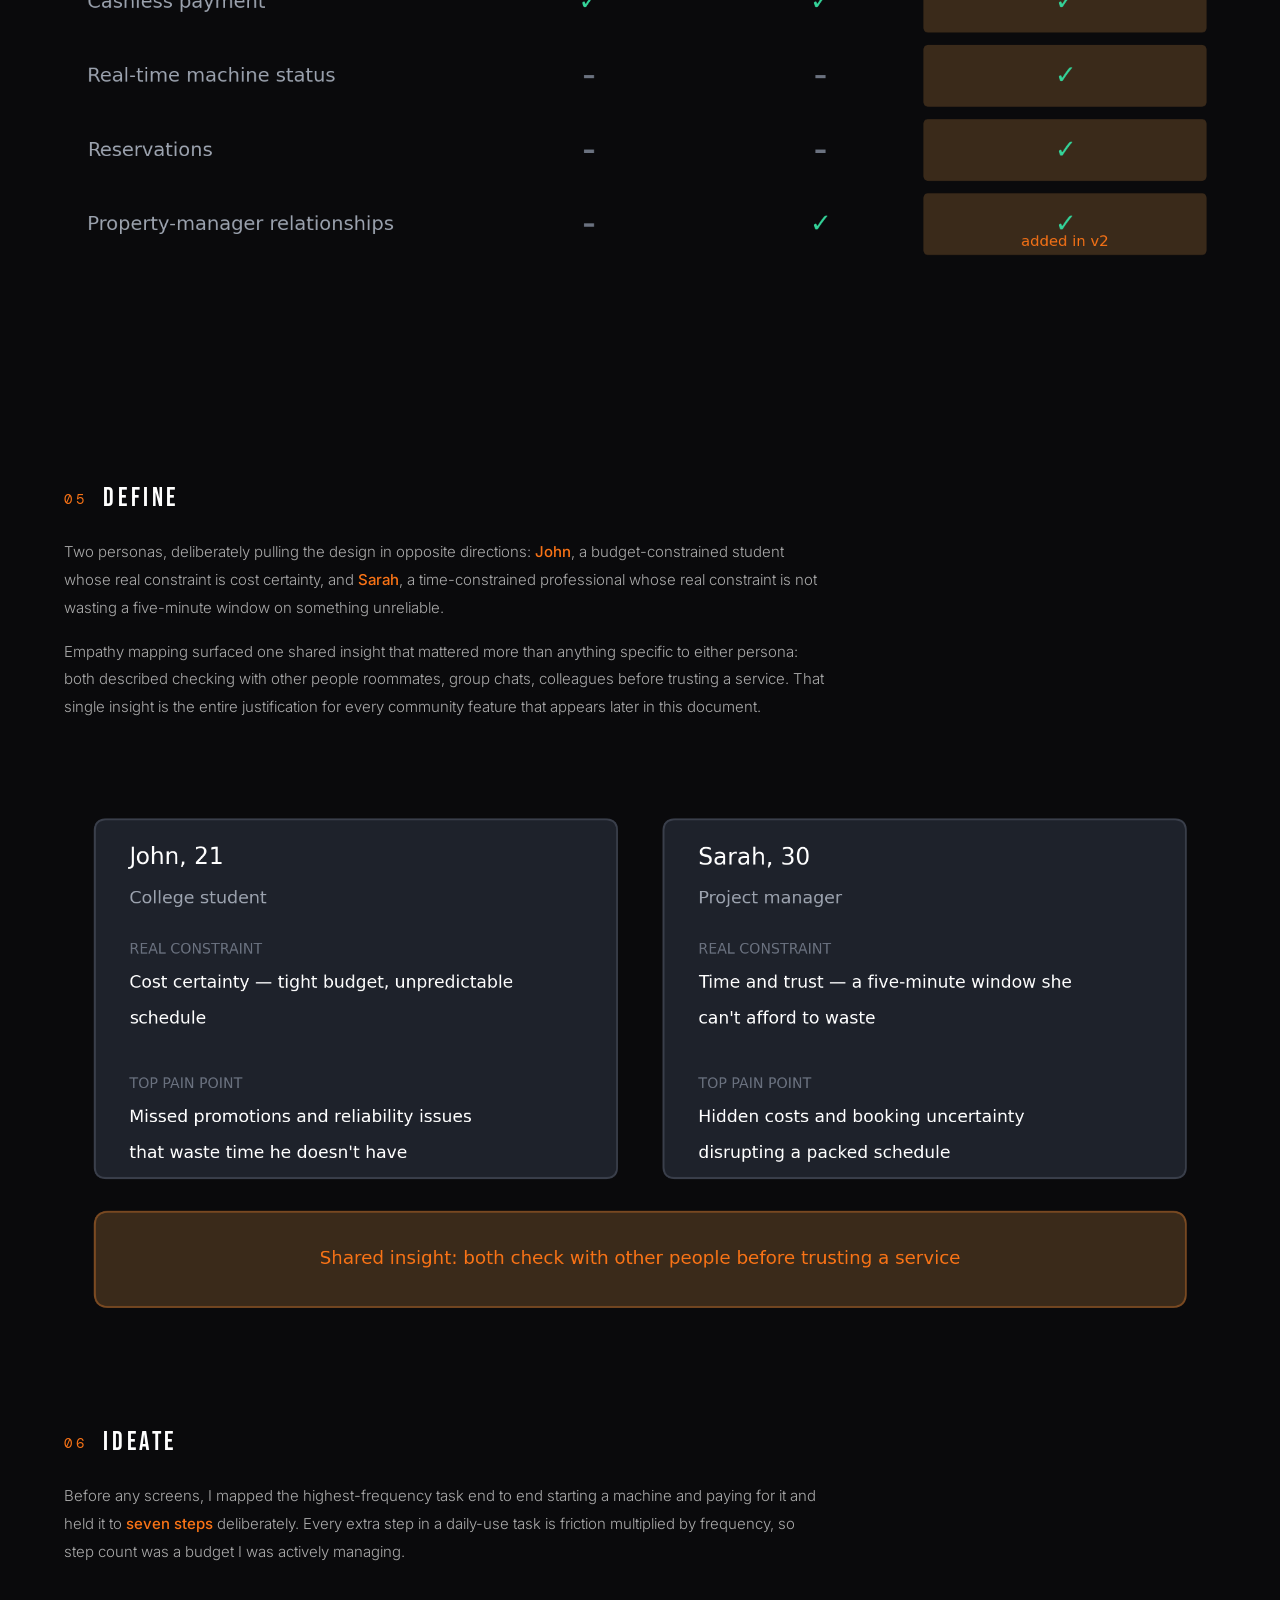
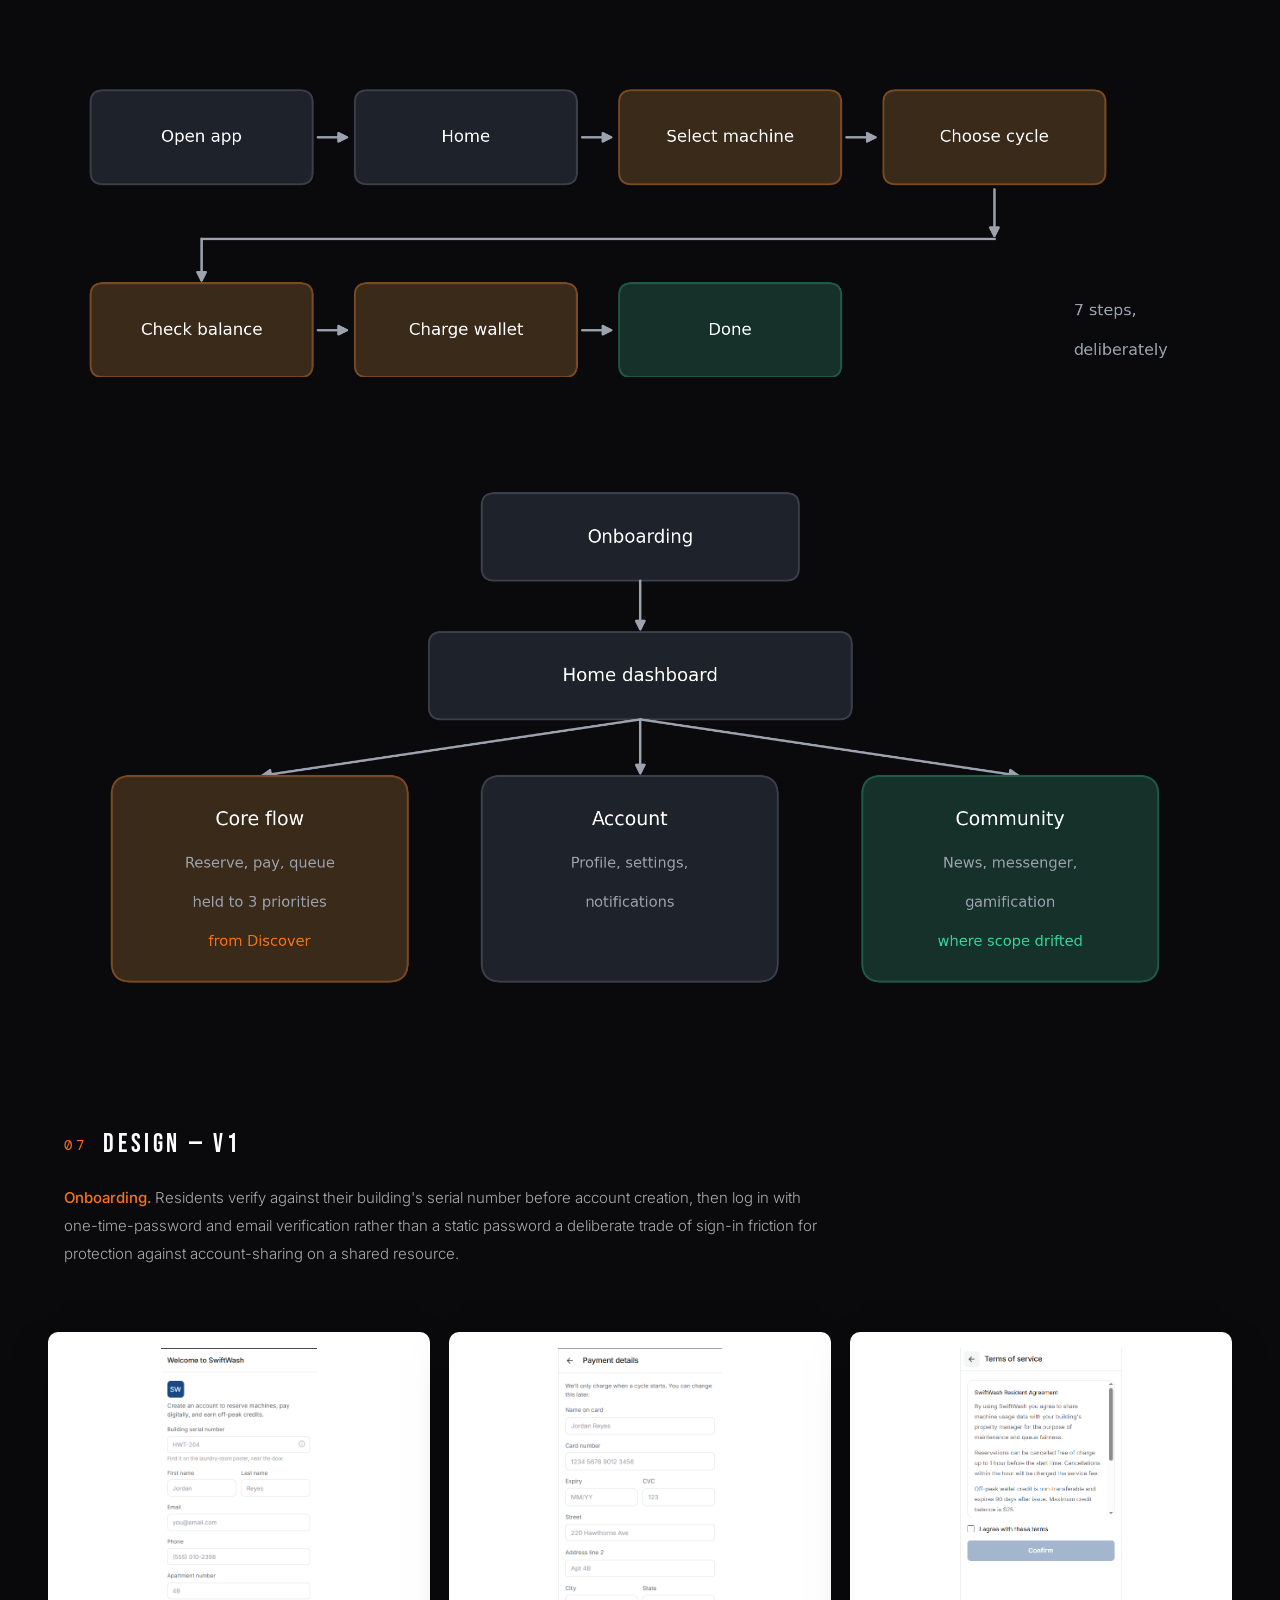
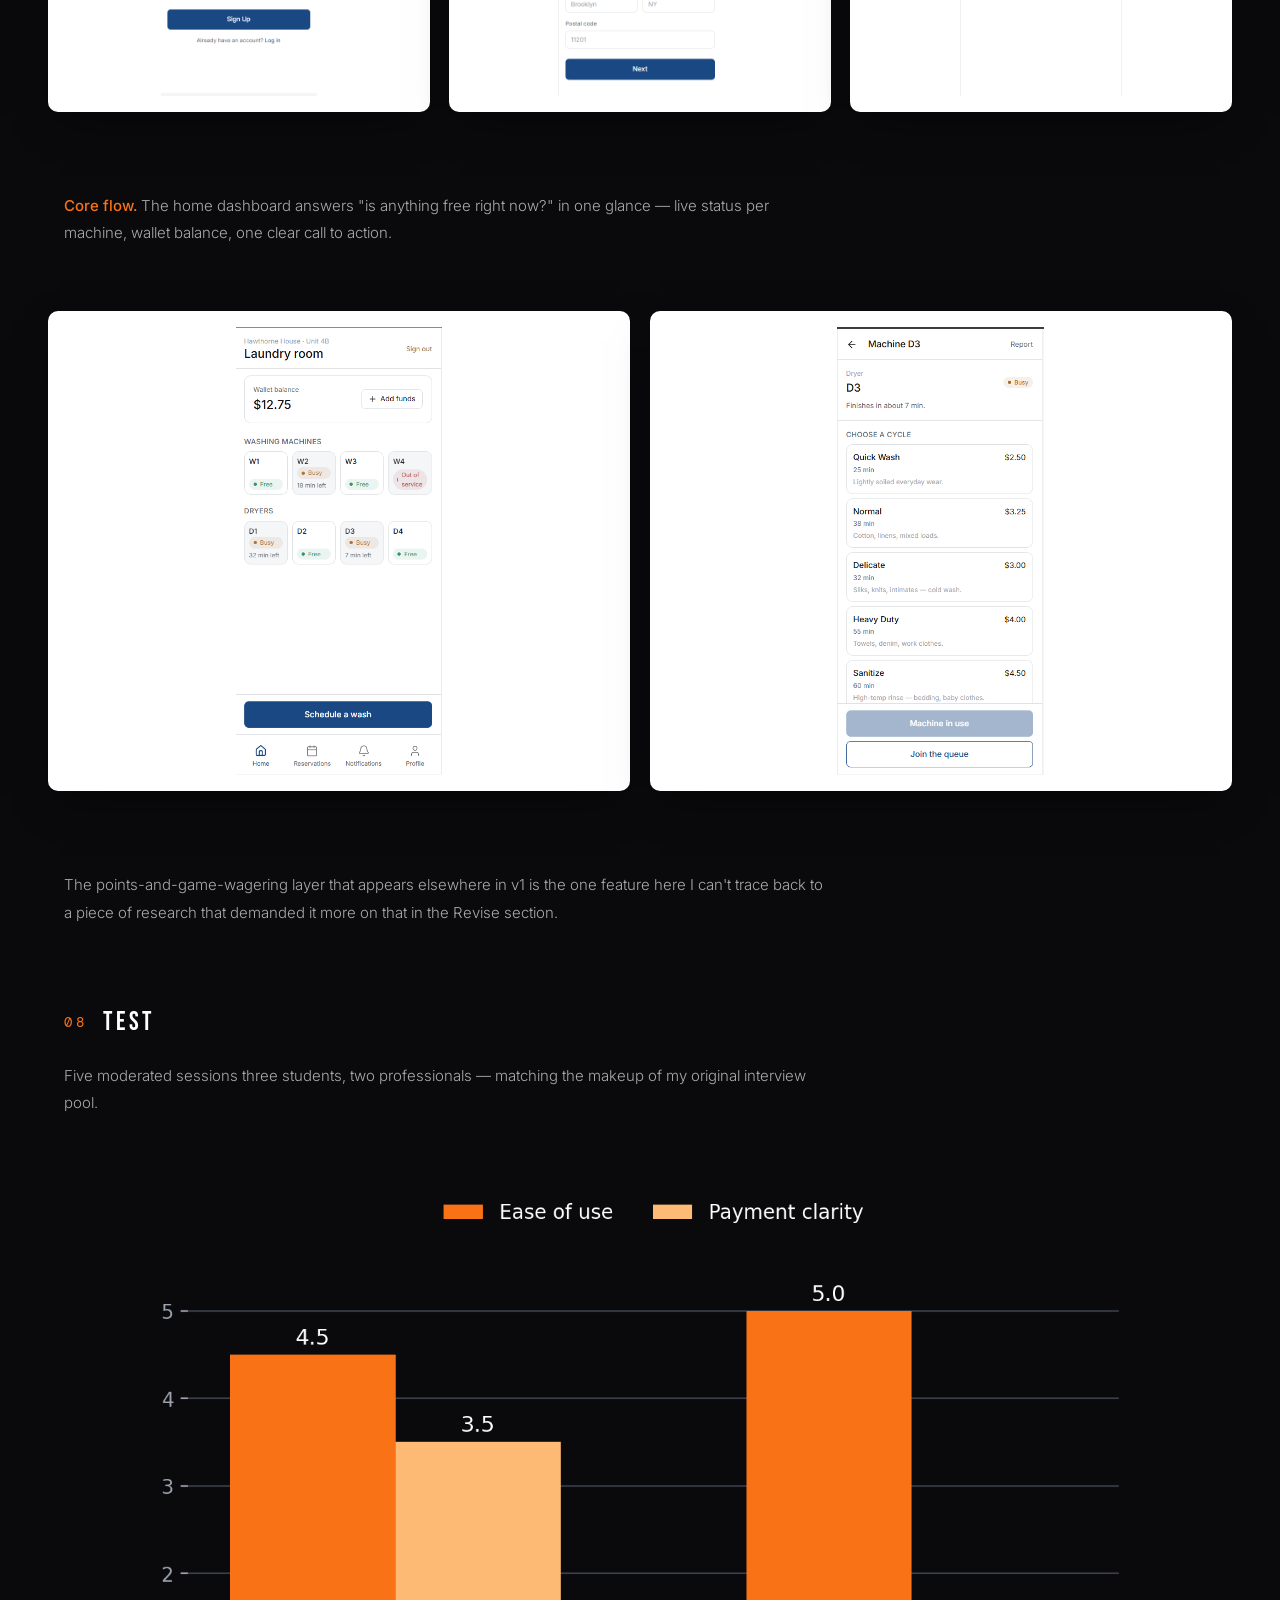
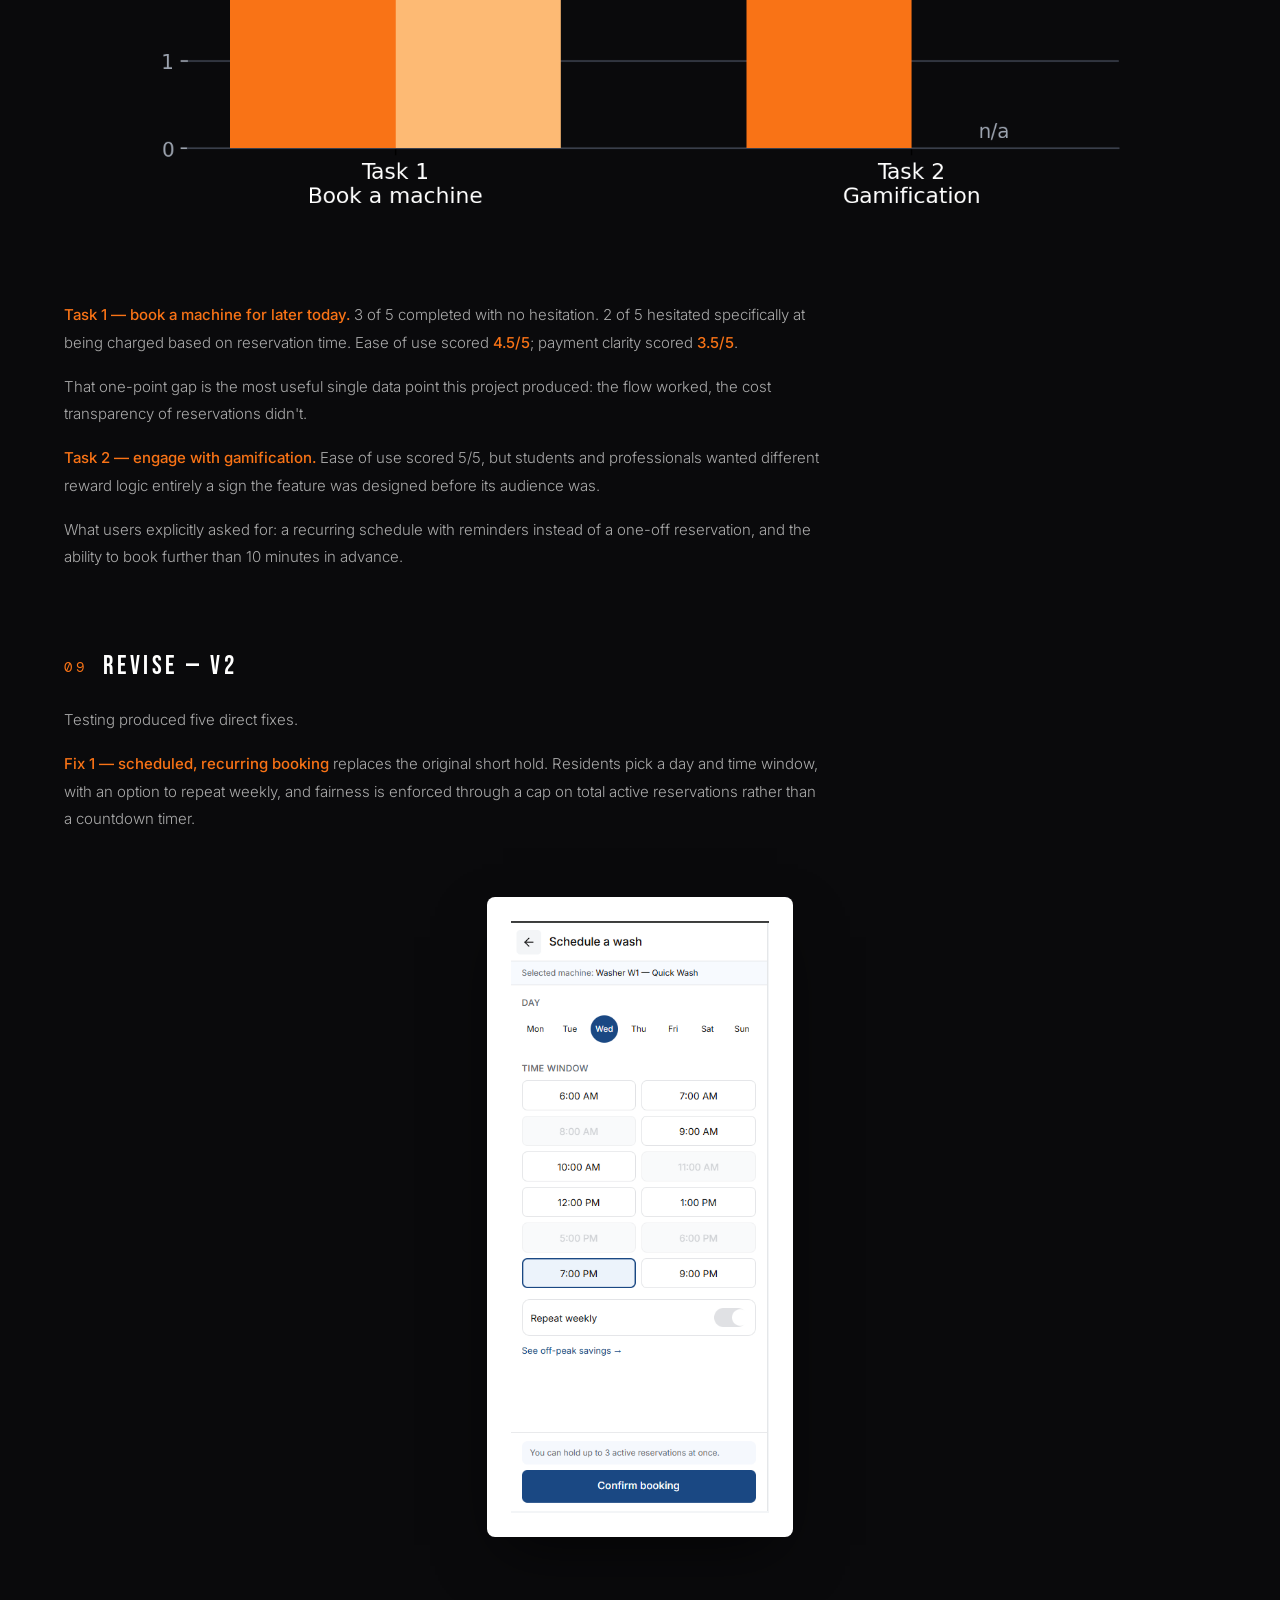
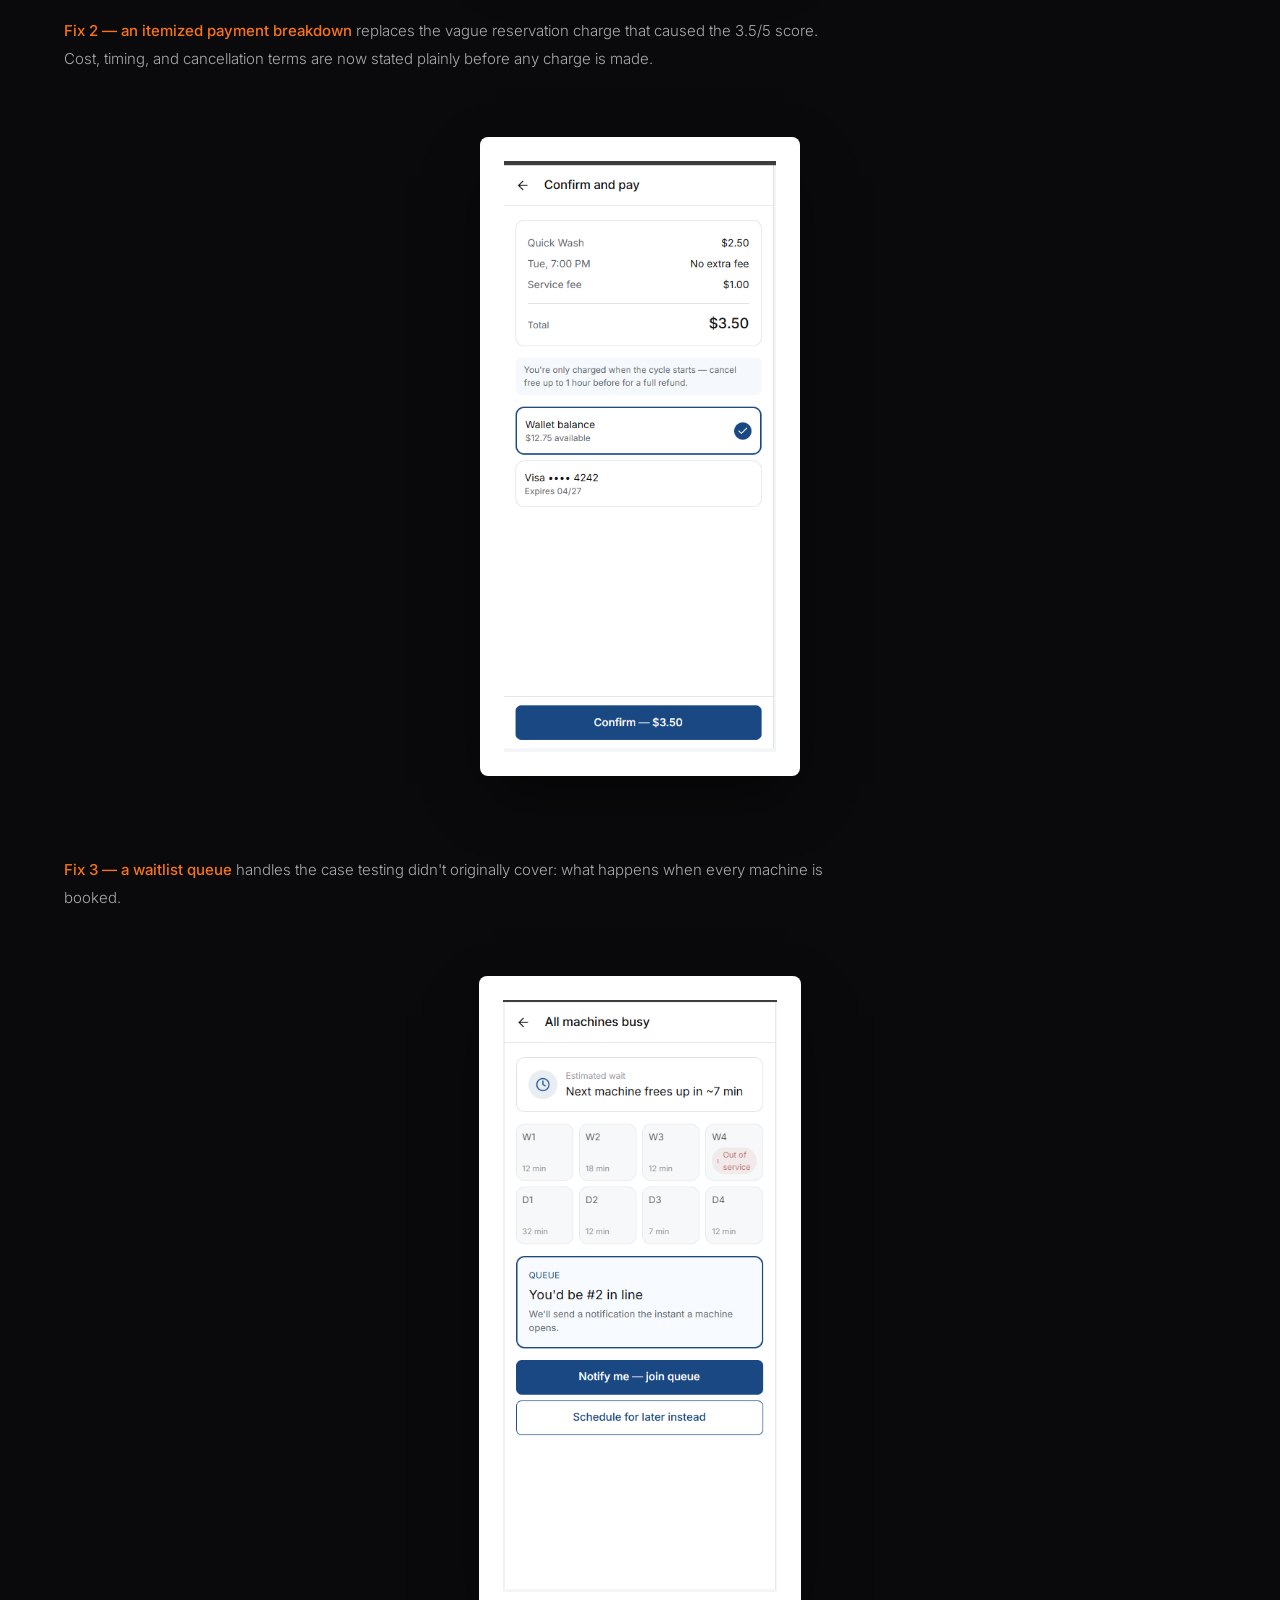
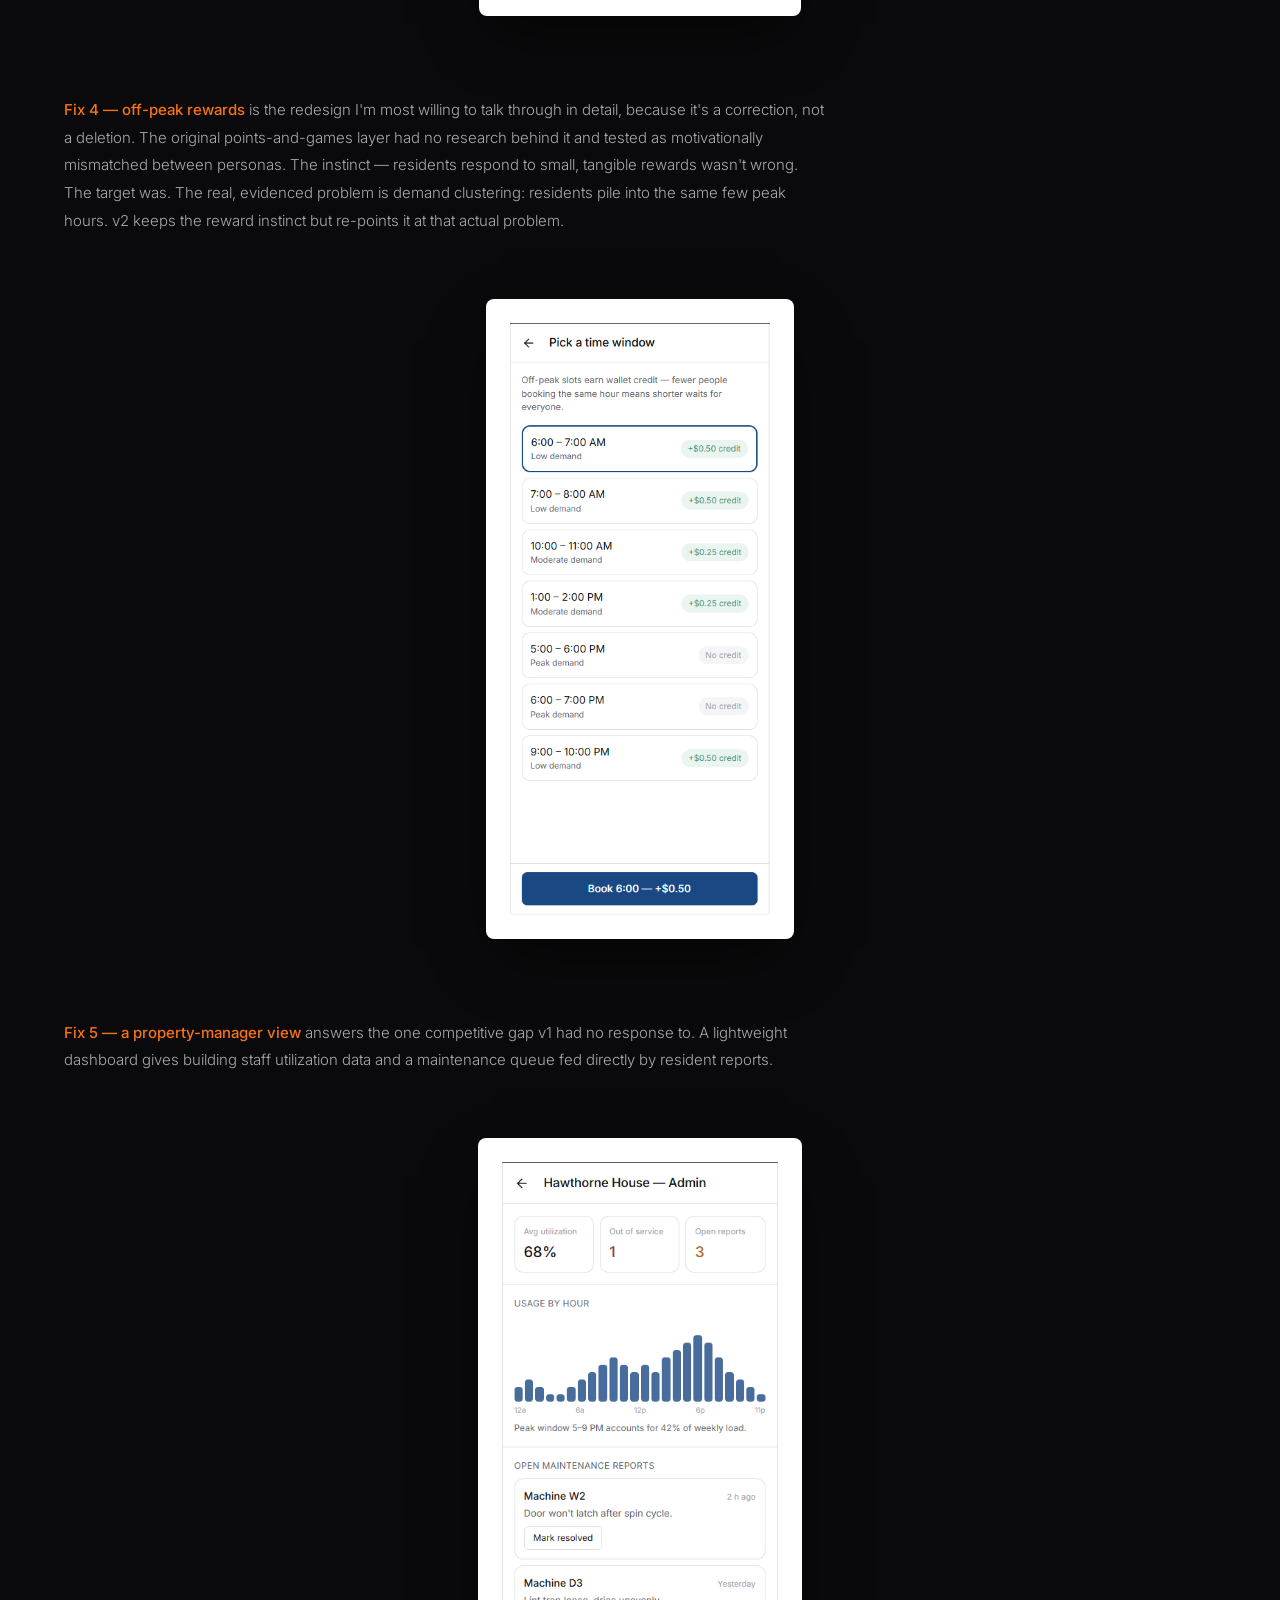
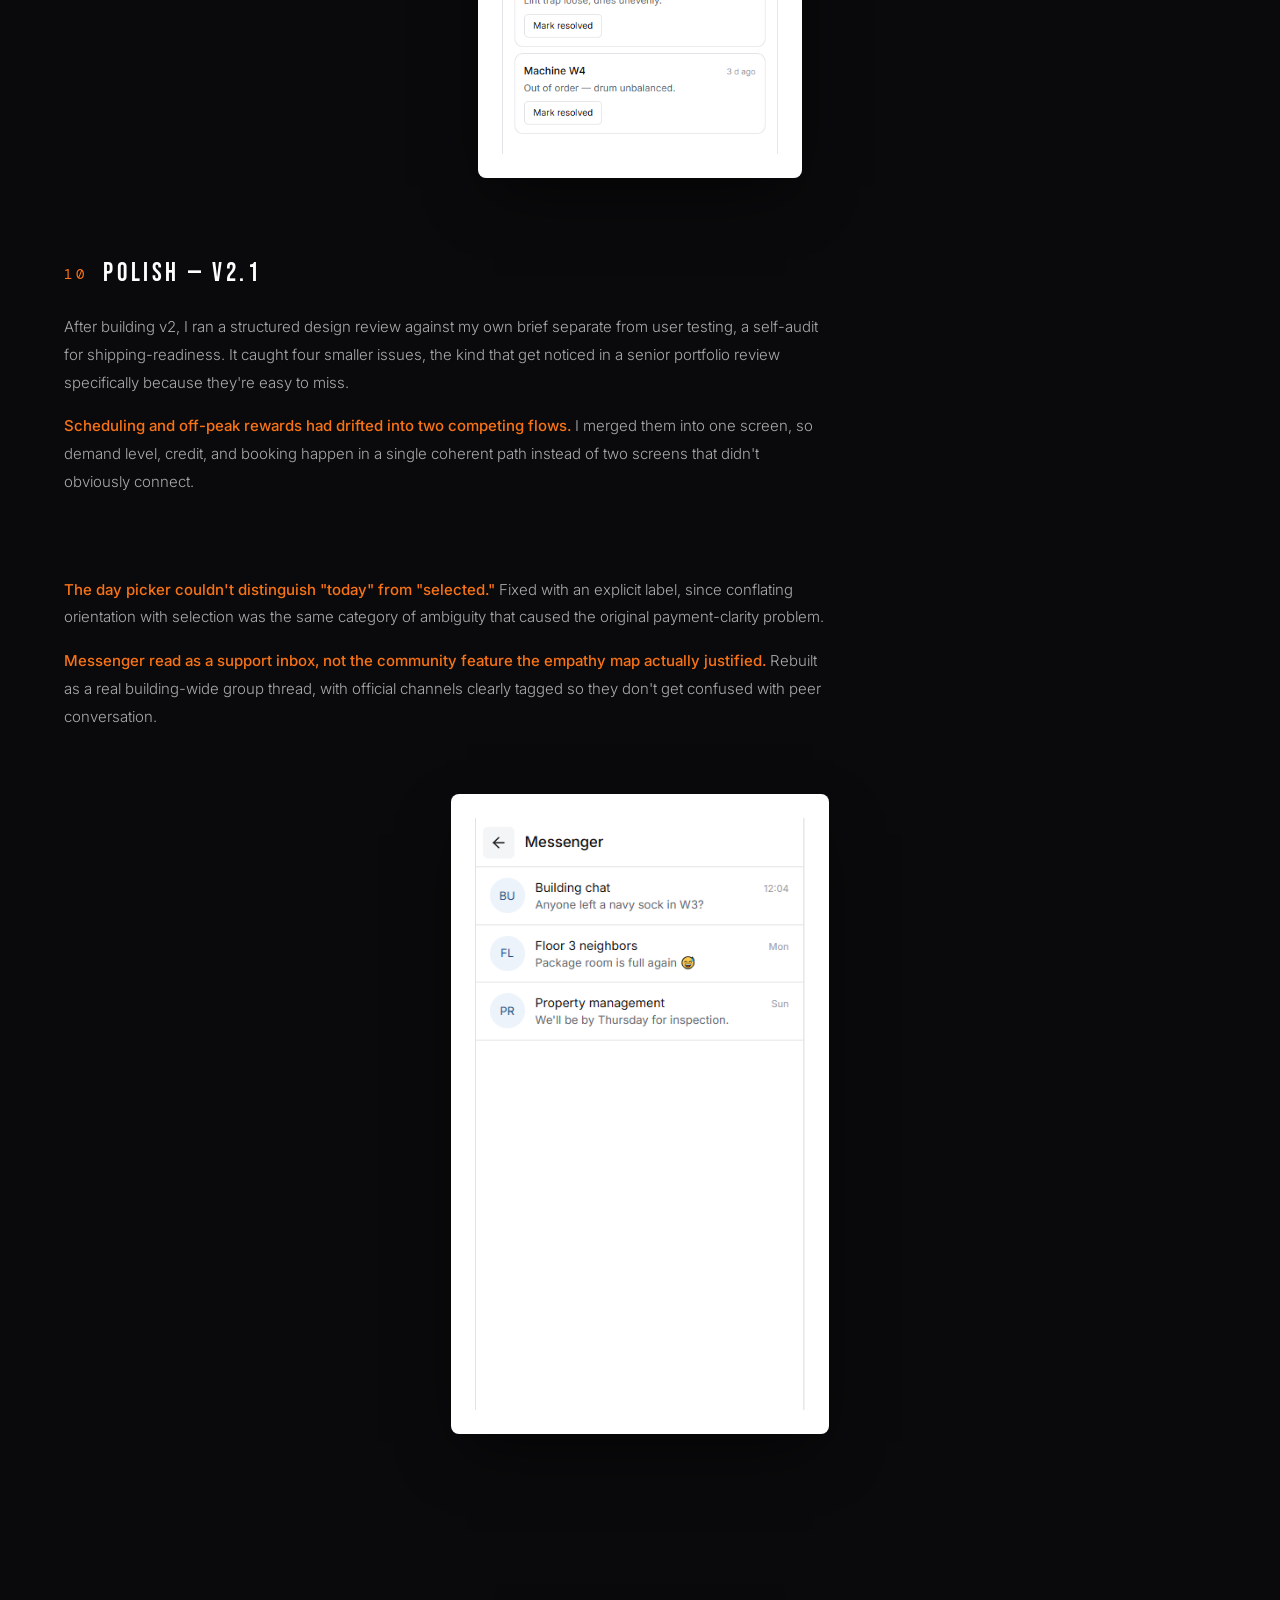
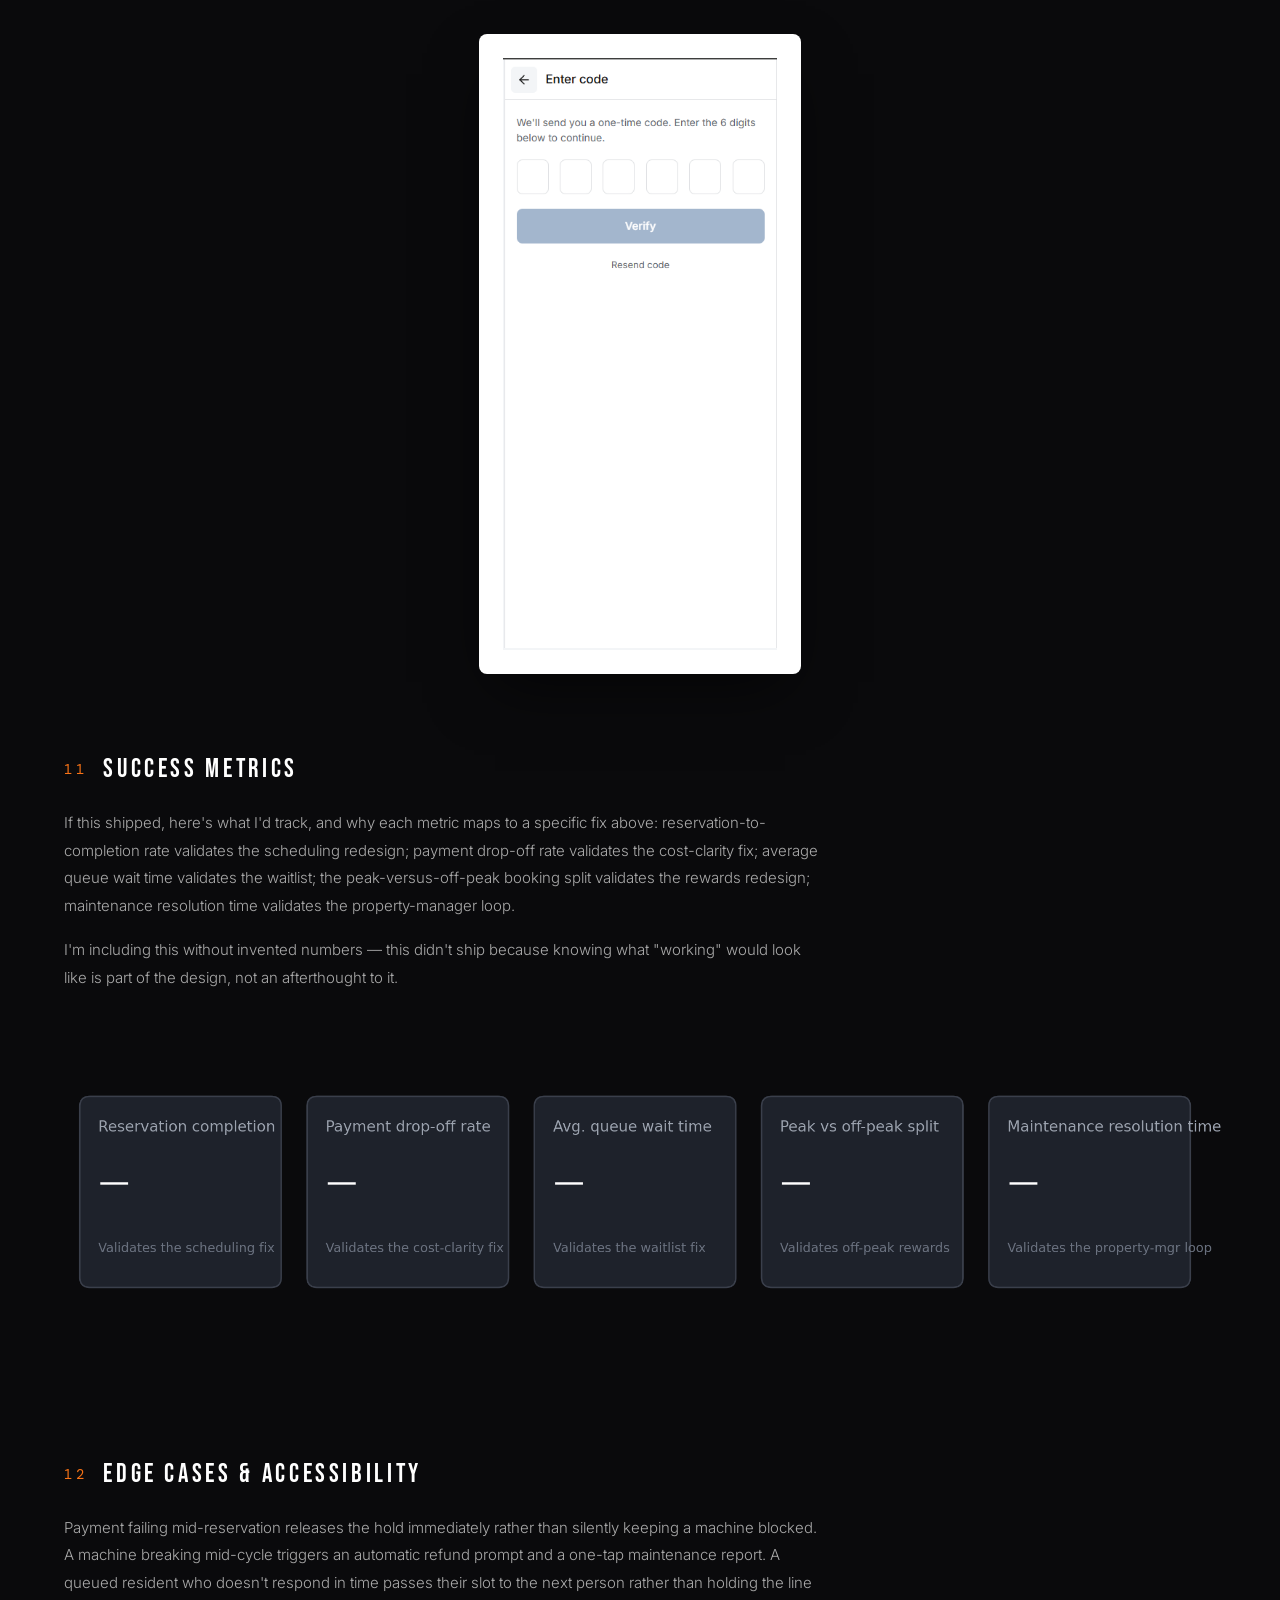
<file: html/work-07.html>
<!DOCTYPE html>
<html lang="en">

<head>
  <meta charset="UTF-8" />
  <meta name="viewport" content="width=device-width, initial-scale=1.0" />
  <title>Soroush — SwiftWash</title>
  <link
    href="https://fonts.googleapis.com/css2?family=Bebas+Neue&family=DM+Serif+Display:ital@0;1&family=Inter:wght@300;400;500;600&family=DM+Mono:wght@300;400;500&display=swap"
    rel="stylesheet" />
  <link rel="stylesheet" href="../css/project.css" />
</head>

<body>
  <div id="app">

    <canvas id="grain"></canvas>
    <div class="grid"></div>

    <nav>
      <div class="nav-logo" onclick="goTo('index.html')">SOROUSH</div>
      <div class="nav-links">
        <button class="nav-link" onclick="goTo('index.html')">Home</button>
        <button class="nav-link" onclick="goTo('about.html')">About</button>
        <button class="nav-link active" onclick="goTo('work.html')">Work</button>
        <button class="nav-link" onclick="goTo('hobbies.html')">Hobbies</button>
        <button class="nav-link" onclick="goTo('contact.html')">Contact</button>
      </div>
      <button class="nav-cta" onclick="goTo('contact.html')">Hire Me</button>
      <button class="hamburger" id="hamburger" onclick="toggleMenu()"><span></span><span></span><span></span></button>
    </nav>

    <div class="mobile-nav" id="mobileNav">
      <button class="mobile-nav-link" onclick="goTo('index.html')">Home</button>
      <button class="mobile-nav-link" onclick="goTo('about.html')">About</button>
      <button class="mobile-nav-link active" onclick="goTo('work.html')">Work</button>
      <button class="mobile-nav-link" onclick="goTo('hobbies.html')">Hobbies</button>
      <button class="mobile-nav-link" onclick="goTo('contact.html')">Contact</button>
      <button class="mobile-nav-link" onclick="goTo('contact.html')" style="color:#f97316;">Hire Me</button>
    </div>

    <a class="back-link" href="work.html" data-transition><span class="arrow">←</span> Back to Work</a>

    <div class="project-hero">
      <div class="project-eyebrow">UX Case Study · Product Design</div>
      <h1 class="project-title">SwiftWash — Laundry, Without the Guesswork</h1>
      <p class="project-subtitle">Cutting laundry-room guesswork in multi-unit buildings. Shared laundry rooms run on
        guesswork no visibility into machine availability, no way to pay except cash, no way to reserve a machine
        before walking down.</p>
    </div>

    <div class="project-meta-bar">
      <div class="meta-item"><span class="meta-label">Role</span><span class="meta-val">Solo Product Designer</span>
      </div>
      <div class="meta-item"><span class="meta-label">Scope</span><span class="meta-val">Research · Strategy · UX · UI ·
          Testing</span></div>
      <div class="meta-item"><span class="meta-label">Timeline</span><span class="meta-val">1 month + 2 revision
          rounds</span></div>
      <div class="meta-item"><span class="meta-label">Tools</span><span class="meta-val">Figma · User Interviews</span>
      </div>
    </div>

    <!-- INTRO / DECISION -->
    <div class="project-section">
      <div class="section-label"><span class="section-num">—</span> The Decision That Defines This Project</div>
      <p class="section-text">I scoped the product around three problems — <strong>availability, payment,
          reservation</strong> — and said no to almost everything else my own brainstorming produced. This case study
        shows exactly where that discipline held, where it slipped, and what I did about it.</p>
    </div>

    <!-- THE PROBLEM -->
    <div class="project-section">
      <div class="section-label"><span class="section-num">01</span> The Problem, From the Inside</div>
      <p class="section-text">I live in a multi-unit building. Two washers, four dryers, dozens of residents. There's no
        way to know a machine is free without walking down and checking. There's no way to pay except hoarding quarters.
        There's no way to know your load is done without standing next to it.</p>
      <p class="section-text">I interviewed residents across the building students, young professionals, families,
        older residents specifically to avoid designing for people like me. The pattern was immediate and consistent:
        <strong>availability, payment, and visibility</strong> were the three things every conversation came back to.
      </p>
    </div>

    <!-- PROCESS OVERVIEW -->
    <div class="project-section">
      <div class="section-label"><span class="section-num">02</span> Process Three Layers of Iteration</div>
      <p class="section-text">This project didn't move in a straight line, and I think that's the most useful thing
        about it. <strong>v1</strong> was scoped tightly around three research-backed priorities. <strong>Usability
          testing</strong> then told me where that scope held and where it didn't. <strong>v2</strong> was a direct
        response to that testing. A later <strong>design review</strong> a self-audit against my own brief, separate
        from user testing caught a second layer of smaller issues, leading to <strong>v2.1</strong>.</p>
    </div>

    <div class="project-image-block small">
      <img src="../images/work/swiftwash/03-three-layer-iteration.png" alt="Three layer iteration flowchart" />
    </div>

    <!-- 1. DISCOVER -->
    <div class="project-section">
      <div class="section-label"><span class="section-num">03</span> Discover</div>
      <p class="section-text">I ran one-on-one interviews rather than a survey, because the core problem was about trust
        ("will this actually be free when I get there?") as much as function. With a sample this size a handful of
        residents, not hundreds — I'm treating these as directional signals that shaped priority, not statistically
        rigorous findings.</p>
    </div>

    <div class="project-image-block small">
      <img src="../images/work/swiftwash/01-discover-research-data.png" alt="Discovery research data chart" />
    </div>

    <div class="project-image-block small">
      <img src="../images/work/swiftwash/07-insights-priority.png" alt="Discovery insights priority" />
    </div>

    <!-- 2. COMPETITIVE ANALYSIS -->
    <div class="project-section">
      <div class="section-label"><span class="section-num">04</span> Competitive Analysis</div>
      <p class="section-text"><strong>Laundry Cat</strong> owns "modern and cashless" but has thin marketing and
        reported reliability complaints. <strong>Coinamatic</strong> owns "established and trusted" — 75 years in
        market, deep property-manager relationships but its product is built around institutional reliability, not
        resident experience. Neither solved for reservations or real-time visibility the exact gap SwiftWash was built
        to fill.</p>
    </div>

    <div class="project-image-block">
      <img src="../images/work/swiftwash/08-competitive-comparison.png" alt="Competitive feature comparison" />
    </div>

    <!-- 3. DEFINE -->
    <div class="project-section">
      <div class="section-label"><span class="section-num">05</span> Define</div>
      <p class="section-text">Two personas, deliberately pulling the design in opposite directions:
        <strong>John</strong>, a budget-constrained student whose real constraint is cost certainty, and
        <strong>Sarah</strong>, a time-constrained professional whose real constraint is not wasting a five-minute
        window on something unreliable.
      </p>
      <p class="section-text">Empathy mapping surfaced one shared insight that mattered more than anything specific to
        either persona: both described checking with other people roommates, group chats, colleagues before
        trusting a service. That single insight is the entire justification for every community feature that appears
        later in this document.</p>
    </div>

    <div class="project-image-block">
      <img src="../images/work/swiftwash/09-persona-comparison.png" alt="Persona comparison cards" />
    </div>

    <!-- 4. IDEATE -->
    <div class="project-section">
      <div class="section-label"><span class="section-num">06</span> Ideate</div>
      <p class="section-text">Before any screens, I mapped the highest-frequency task end to end starting a machine
        and paying for it and held it to <strong>seven steps</strong> deliberately. Every extra step in a daily-use
        task is friction multiplied by frequency, so step count was a budget I was actively managing.</p>
    </div>

    <div class="project-image-block">
      <img src="../images/work/swiftwash/04-task-flow.png" alt="Task flow chart" />
    </div>

    <div class="project-image-block">
      <img src="../images/work/swiftwash/05-user-flow-structure.png" alt="User flow structural diagram" />
    </div>

    <!-- 5. DESIGN v1 -->
    <div class="project-section">
      <div class="section-label"><span class="section-num">07</span> Design — v1</div>
      <p class="section-text"><strong>Onboarding.</strong> Residents verify against their building's serial number
        before account creation, then log in with one-time-password and email verification rather than a static
        password a deliberate trade of sign-in friction for protection against account-sharing on a shared resource.
      </p>
    </div>

    <div class="gallery-grid">
      <img src="../images/work/swiftwash/signup.PNG" alt="Create account screen" />
      <img src="../images/work/swiftwash/payment-details.PNG" alt="Payment method setup screen" />
      <img src="../images/work/swiftwash/terms-of-service.PNG" alt="Terms and conditions screen" />
    </div>

    <div class="project-section">
      <p class="section-text"><strong>Core flow.</strong> The home dashboard answers "is anything free right now?" in
        one glance — live status per machine, wallet balance, one clear call to action.</p>
    </div>

    <div class="gallery-grid two-col">
      <img src="../images/work/swiftwash/home.PNG" alt="Home dashboard screen" />
      <img src="../images/work/swiftwash/select-cycle.PNG" alt="Washer cycle selection screen" />
    </div>

    <div class="project-section">
      <p class="section-text">The points-and-game-wagering layer that appears elsewhere in v1 is the one feature here I
        can't trace back to a piece of research that demanded it more on that in the Revise section.</p>
    </div>

    <!-- 6. TEST -->
    <div class="project-section">
      <div class="section-label"><span class="section-num">08</span> Test</div>
      <p class="section-text">Five moderated sessions three students, two professionals — matching the makeup of my
        original interview pool.</p>
    </div>

    <div class="project-image-block">
      <img src="../images/work/swiftwash/02-usability-test-scores.png" alt="Usability test scores chart" />
    </div>

    <div class="project-section">
      <p class="section-text"><strong>Task 1 — book a machine for later today.</strong> 3 of 5 completed with no
        hesitation. 2 of 5 hesitated specifically at being charged based on reservation time. Ease of use scored
        <strong>4.5/5</strong>; payment clarity scored <strong>3.5/5</strong>.
      </p>
      <p class="section-text">That one-point gap is the most useful single data point this project produced: the flow
        worked, the cost transparency of reservations didn't.</p>
      <p class="section-text"><strong>Task 2 — engage with gamification.</strong> Ease of use scored 5/5, but students
        and professionals wanted different reward logic entirely a sign the feature was designed before its audience
        was.</p>
      <p class="section-text">What users explicitly asked for: a recurring schedule with reminders instead of a one-off
        reservation, and the ability to book further than 10 minutes in advance.</p>
    </div>

    <!-- 7. REVISE v2 -->
    <div class="project-section">
      <div class="section-label"><span class="section-num">09</span> Revise — v2</div>
      <p class="section-text">Testing produced five direct fixes.</p>
      <p class="section-text"><strong>Fix 1 — scheduled, recurring booking</strong> replaces the original short hold.
        Residents pick a day and time window, with an option to repeat weekly, and fairness is enforced through a cap on
        total active reservations rather than a countdown timer.</p>
    </div>

    <div class="project-image-block screenshot">
      <img src="../images/work/swiftwash/schedule.PNG" alt="Schedule a wash screen" />
    </div>

    <div class="project-section">
      <p class="section-text"><strong>Fix 2 — an itemized payment breakdown</strong> replaces the vague reservation
        charge that caused the 3.5/5 score. Cost, timing, and cancellation terms are now stated plainly before any
        charge is made.</p>
    </div>

    <div class="project-image-block screenshot">
      <img src="../images/work/swiftwash/confirm.PNG" alt="Confirm and pay screen" />
    </div>

    <div class="project-section">
      <p class="section-text"><strong>Fix 3 — a waitlist queue</strong> handles the case testing didn't originally
        cover: what happens when every machine is booked.</p>
    </div>

    <div class="project-image-block screenshot">
      <img src="../images/work/swiftwash/waitlist.PNG" alt="All machines busy queue screen" />
    </div>

    <div class="project-section">
      <p class="section-text"><strong>Fix 4 — off-peak rewards</strong> is the redesign I'm most willing to talk through
        in detail, because it's a correction, not a deletion. The original points-and-games layer had no research
        behind it and tested as motivationally mismatched between personas. The instinct — residents respond to small,
        tangible rewards wasn't wrong. The target was. The real, evidenced problem is demand clustering: residents
        pile into the same few peak hours. v2 keeps the reward instinct but re-points it at that actual problem.</p>
    </div>

    <div class="project-image-block screenshot">
      <img src="../images/work/swiftwash/off-peak.PNG" alt="Off-peak time-slot picker screen" />
    </div>

    <div class="project-section">
      <p class="section-text"><strong>Fix 5 — a property-manager view</strong> answers the one competitive gap v1 had no
        response to. A lightweight dashboard gives building staff utilization data and a maintenance queue fed directly
        by resident reports.</p>
    </div>

    <div class="project-image-block screenshot">
      <img src="../images/work/swiftwash/admin.PNG" alt="Property manager dashboard screen" />
    </div>

    <!-- 8. POLISH v2.1 -->
    <div class="project-section">
      <div class="section-label"><span class="section-num">10</span> Polish — v2.1</div>
      <p class="section-text">After building v2, I ran a structured design review against my own brief separate from
        user testing, a self-audit for shipping-readiness. It caught four smaller issues, the kind that get noticed in a
        senior portfolio review specifically because they're easy to miss.</p>
      <p class="section-text"><strong>Scheduling and off-peak rewards had drifted into two competing flows.</strong> I
        merged them into one screen, so demand level, credit, and booking happen in a single coherent path instead of
        two screens that didn't obviously connect.</p>
    </div>

    <div class="project-section">
      <p class="section-text"><strong>The day picker couldn't distinguish "today" from "selected."</strong> Fixed with
        an explicit label, since conflating orientation with selection was the same category of ambiguity that caused
        the original payment-clarity problem.</p>
      <p class="section-text"><strong>Messenger read as a support inbox, not the community feature the empathy map
          actually justified.</strong> Rebuilt as a real building-wide group thread, with official channels clearly
        tagged so they don't get confused with peer conversation.</p>
    </div>

    <div class="project-image-block screenshot">
      <img src="../images/work/swiftwash/chat.PNG" alt="Group chat screen, white theme" />
    </div>

    <div class="project-section">
      <p class="section-text"><strong>Error, empty, and loading states existed in the brief but not in the
          build.</strong> Added all three, plus the OTP verification screen that had been skipped.</p>
    </div>

    <div class="project-image-block screenshot">
      <img src="../images/work/swiftwash/otp.PNG" alt="OTP verification screen, white theme" />
    </div>

    <!-- SUCCESS METRICS -->
    <div class="project-section">
      <div class="section-label"><span class="section-num">11</span> Success Metrics</div>
      <p class="section-text">If this shipped, here's what I'd track, and why each metric maps to a specific fix above:
        reservation-to-completion rate validates the scheduling redesign; payment drop-off rate validates the
        cost-clarity fix; average queue wait time validates the waitlist; the peak-versus-off-peak booking split
        validates the rewards redesign; maintenance resolution time validates the property-manager loop.</p>
      <p class="section-text">I'm including this without invented numbers — this didn't ship because knowing what
        "working" would look like is part of the design, not an afterthought to it.</p>
    </div>

    <div class="project-image-block">
      <img src="../images/work/swiftwash/10-success-metrics.png" alt="Success metrics dashboard" />
    </div>

    <!-- EDGE CASES & ACCESSIBILITY -->
    <div class="project-section">
      <div class="section-label"><span class="section-num">12</span> Edge Cases & Accessibility</div>
      <p class="section-text">Payment failing mid-reservation releases the hold immediately rather than silently keeping
        a machine blocked. A machine breaking mid-cycle triggers an automatic refund prompt and a one-tap maintenance
        report. A queued resident who doesn't respond in time passes their slot to the next person rather than holding
        the line hostage.</p>
      <p class="section-text">Status indicators are never color-only every status pairs a color with a text label, so
        the system holds up under color blindness and screen readers. Tap targets on the machine grid are sized for
        one-handed use, since this is a product people frequently operate while carrying a laundry basket.</p>
    </div>

    <div class="project-image-block">
      <img src="../images/work/swiftwash/06-edge-cases.png" alt="Edge cases diagram" />
    </div>

    <!-- LEARNINGS / NEXT -->
    <div class="project-section">
      <div class="section-label"><span class="section-num">13</span> What I'd Actually Do Next</div>
      <p class="section-text">Two fixes, in order: validate that the off-peak credit amounts genuinely shift booking
        behavior, since that's a pricing experiment and not a design one and pilot the property-manager view with one
        real building contact before building it further.</p>
    </div>

    <div class="learnings-list">
      <div class="learning-item">
        <div class="learning-num">01</div>
        <div class="learning-text"><strong>v1</strong> proved I could design a coherent product end to end in a month.
        </div>
      </div>
      <div class="learning-item">
        <div class="learning-num">02</div>
        <div class="learning-text"><strong>v2</strong> proved I could take real test data — including data that
          contradicted my own choices — and turn it into something measurably more defensible.</div>
      </div>
      <div class="learning-item">
        <div class="learning-num">03</div>
        <div class="learning-text"><strong>v2.1</strong> proved that discipline holds up even without anyone telling me
          to look. That progression, more than any single screen, is what I'd want to walk through in an interview.
        </div>
      </div>
    </div>

    <!-- PREV / NEXT -->
    <div class="project-nav">
      <a class="project-nav-link prev" href="work-05.html" data-transition>
        <span class="nav-direction">← Previous</span>
        <span class="nav-project-title">IPL Cricket Dashboard</span>
      </a>
      <a class="project-nav-link next" href="work-02.html" data-transition>
        <span class="nav-direction">Next →</span>
        <span class="nav-project-title">MediFlow — AI Clinical Documentation</span>
      </a>
    </div>

    <div class="project-end-space"></div>

  </div>

  <script src="https://cdnjs.cloudflare.com/ajax/libs/gsap/3.12.5/gsap.min.js"></script>
  <script src="../js/project.js"></script>
</body>

</html>
</file>
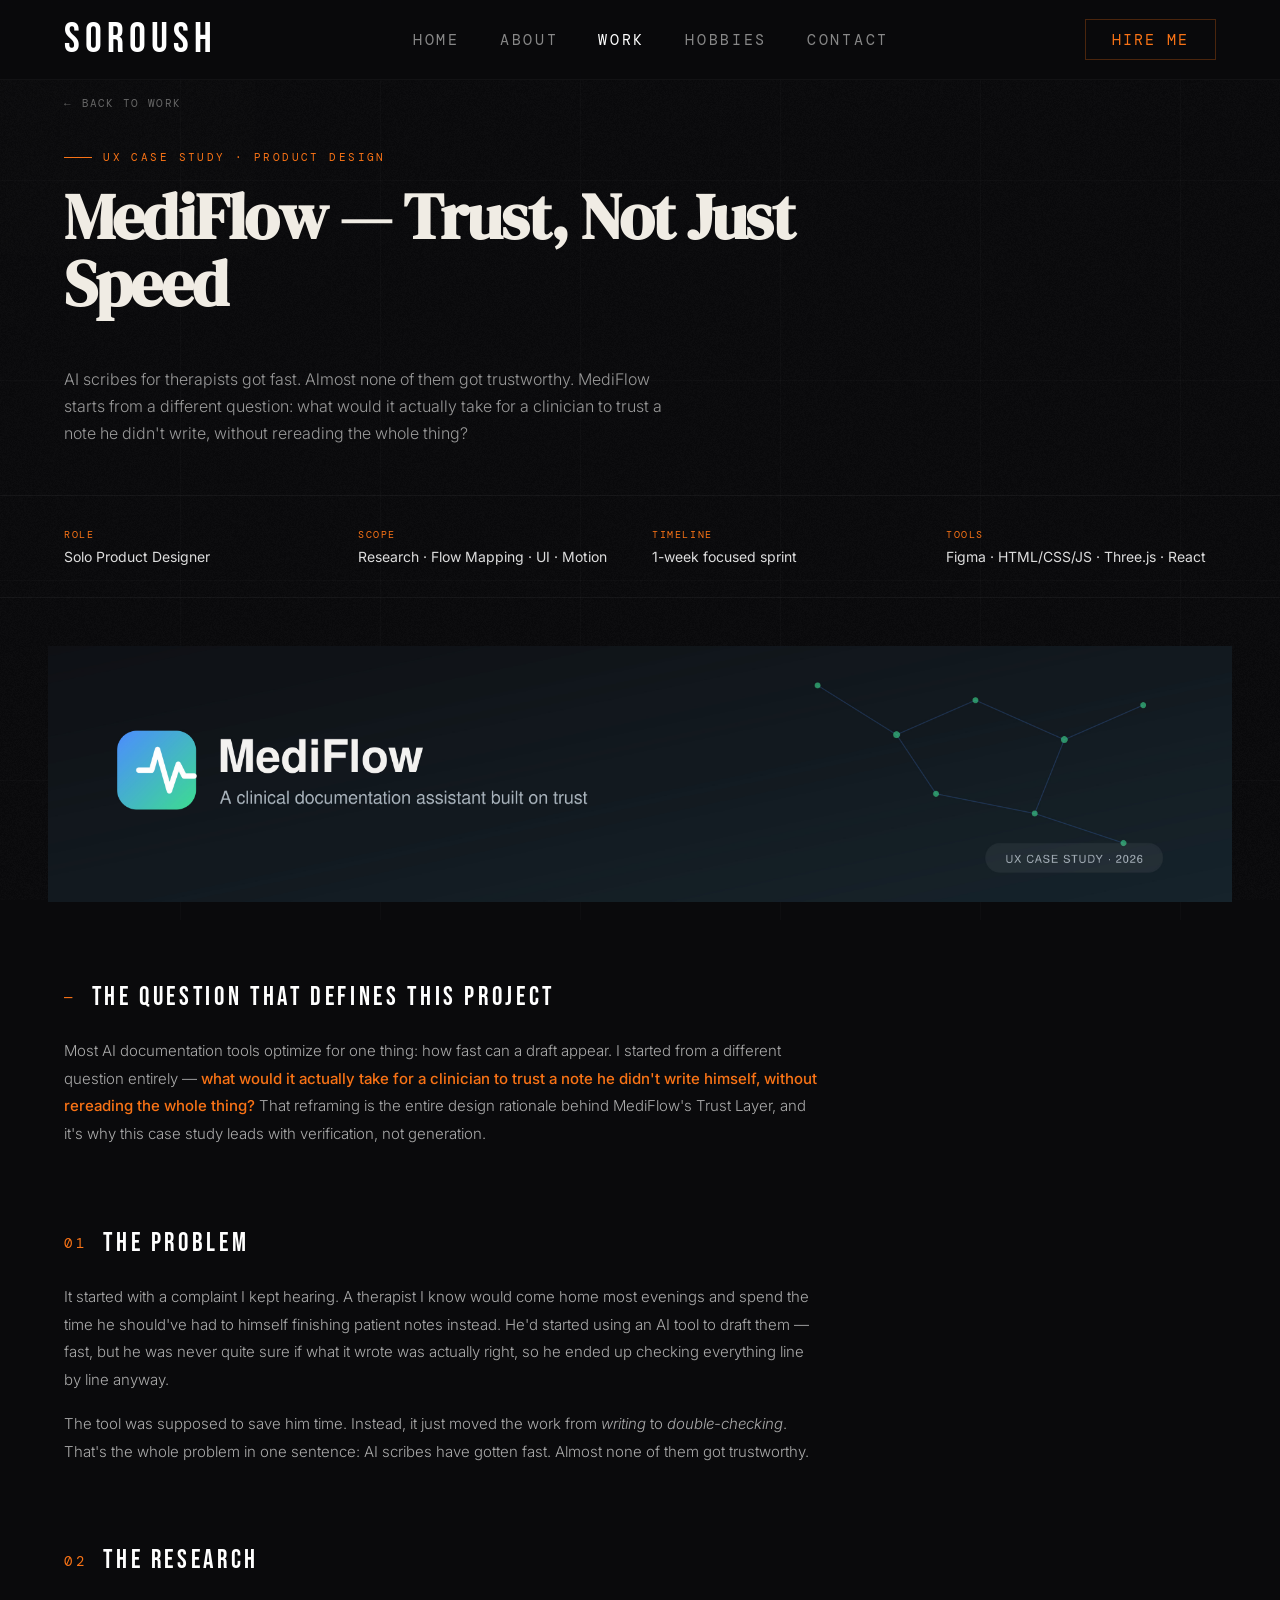
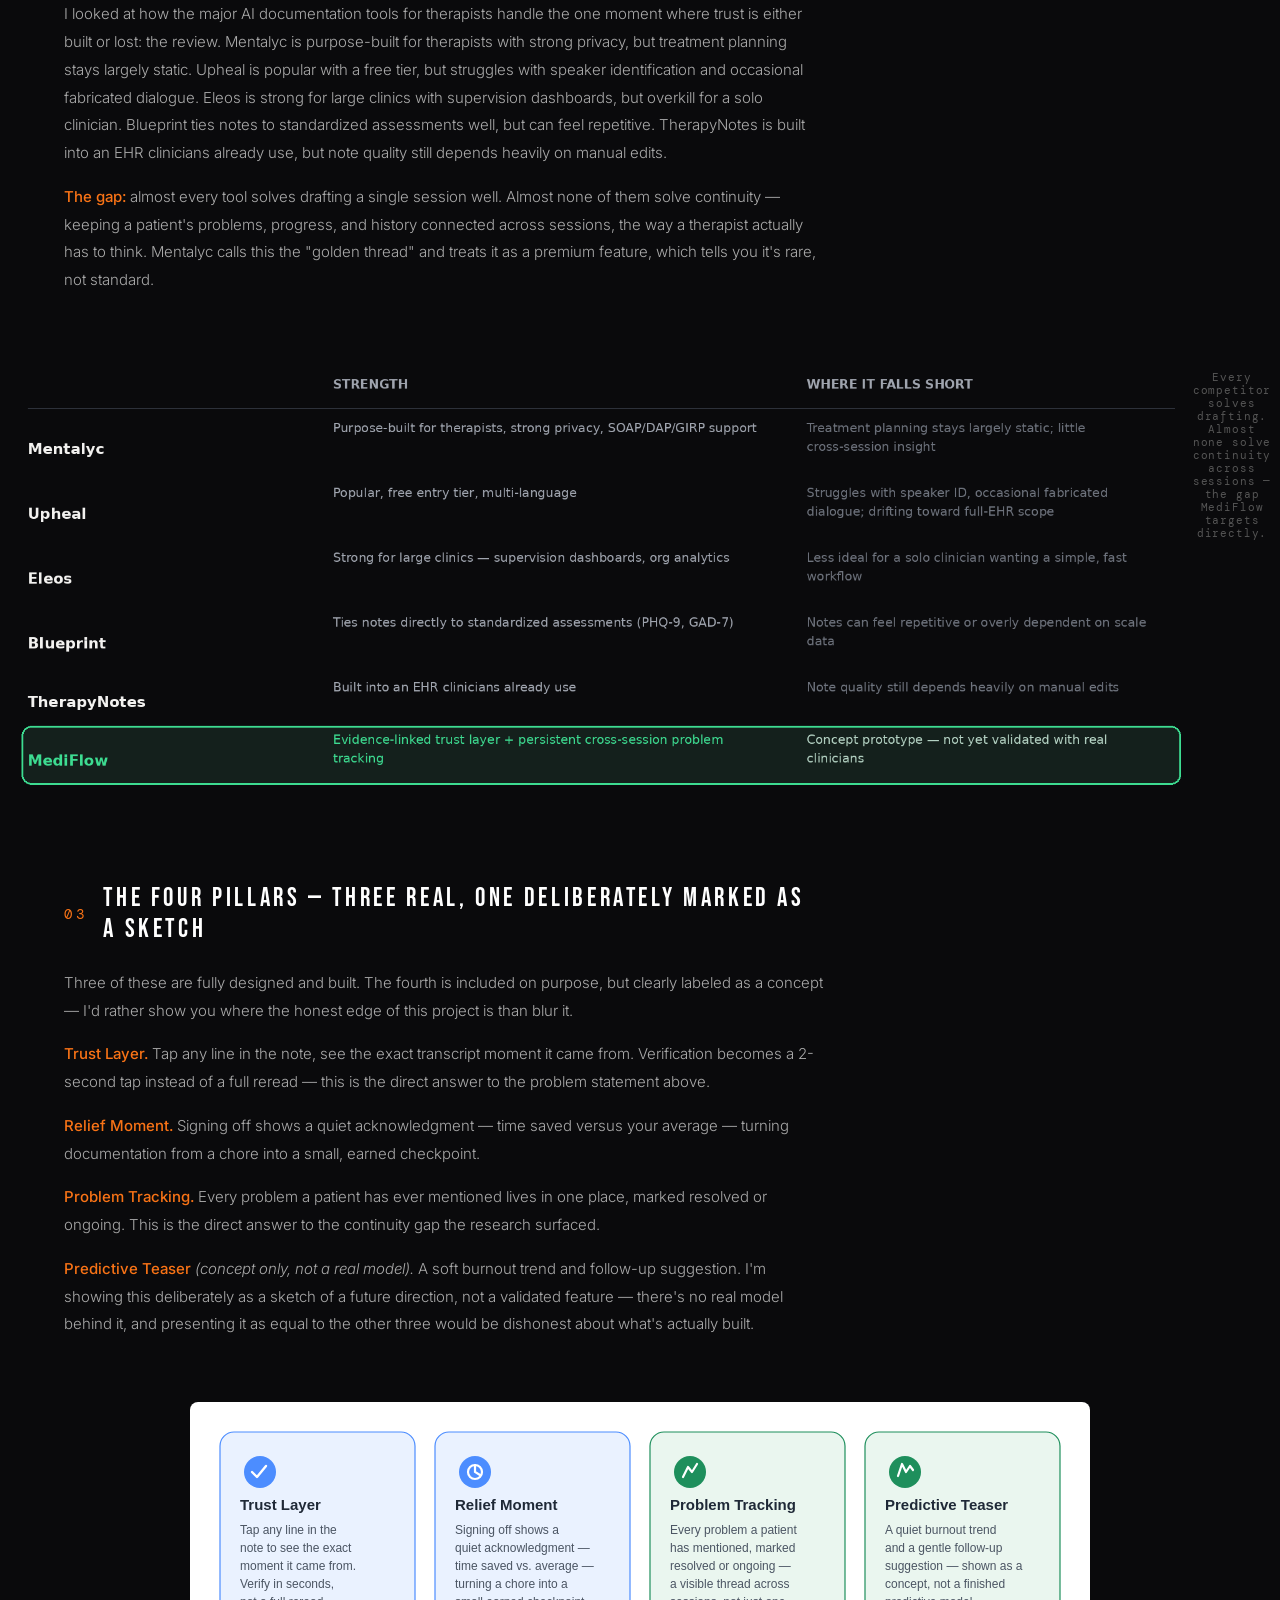
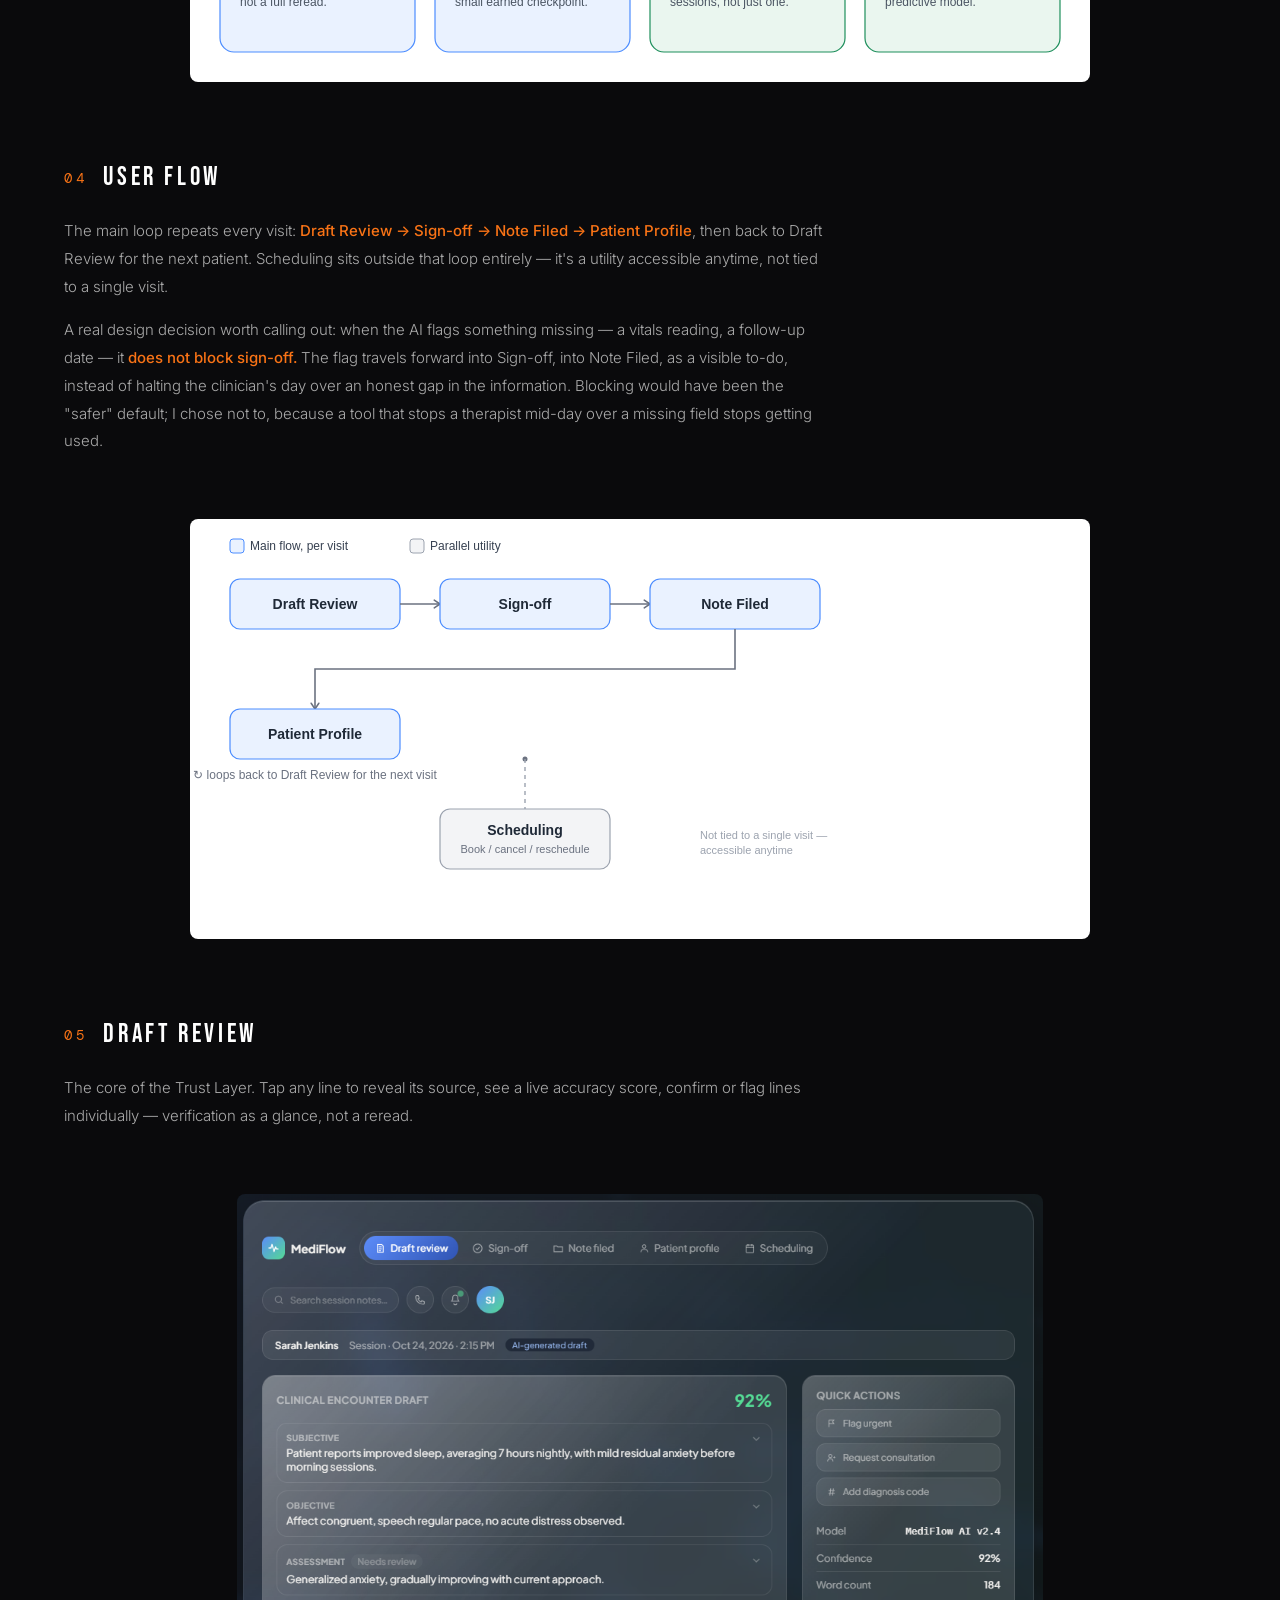
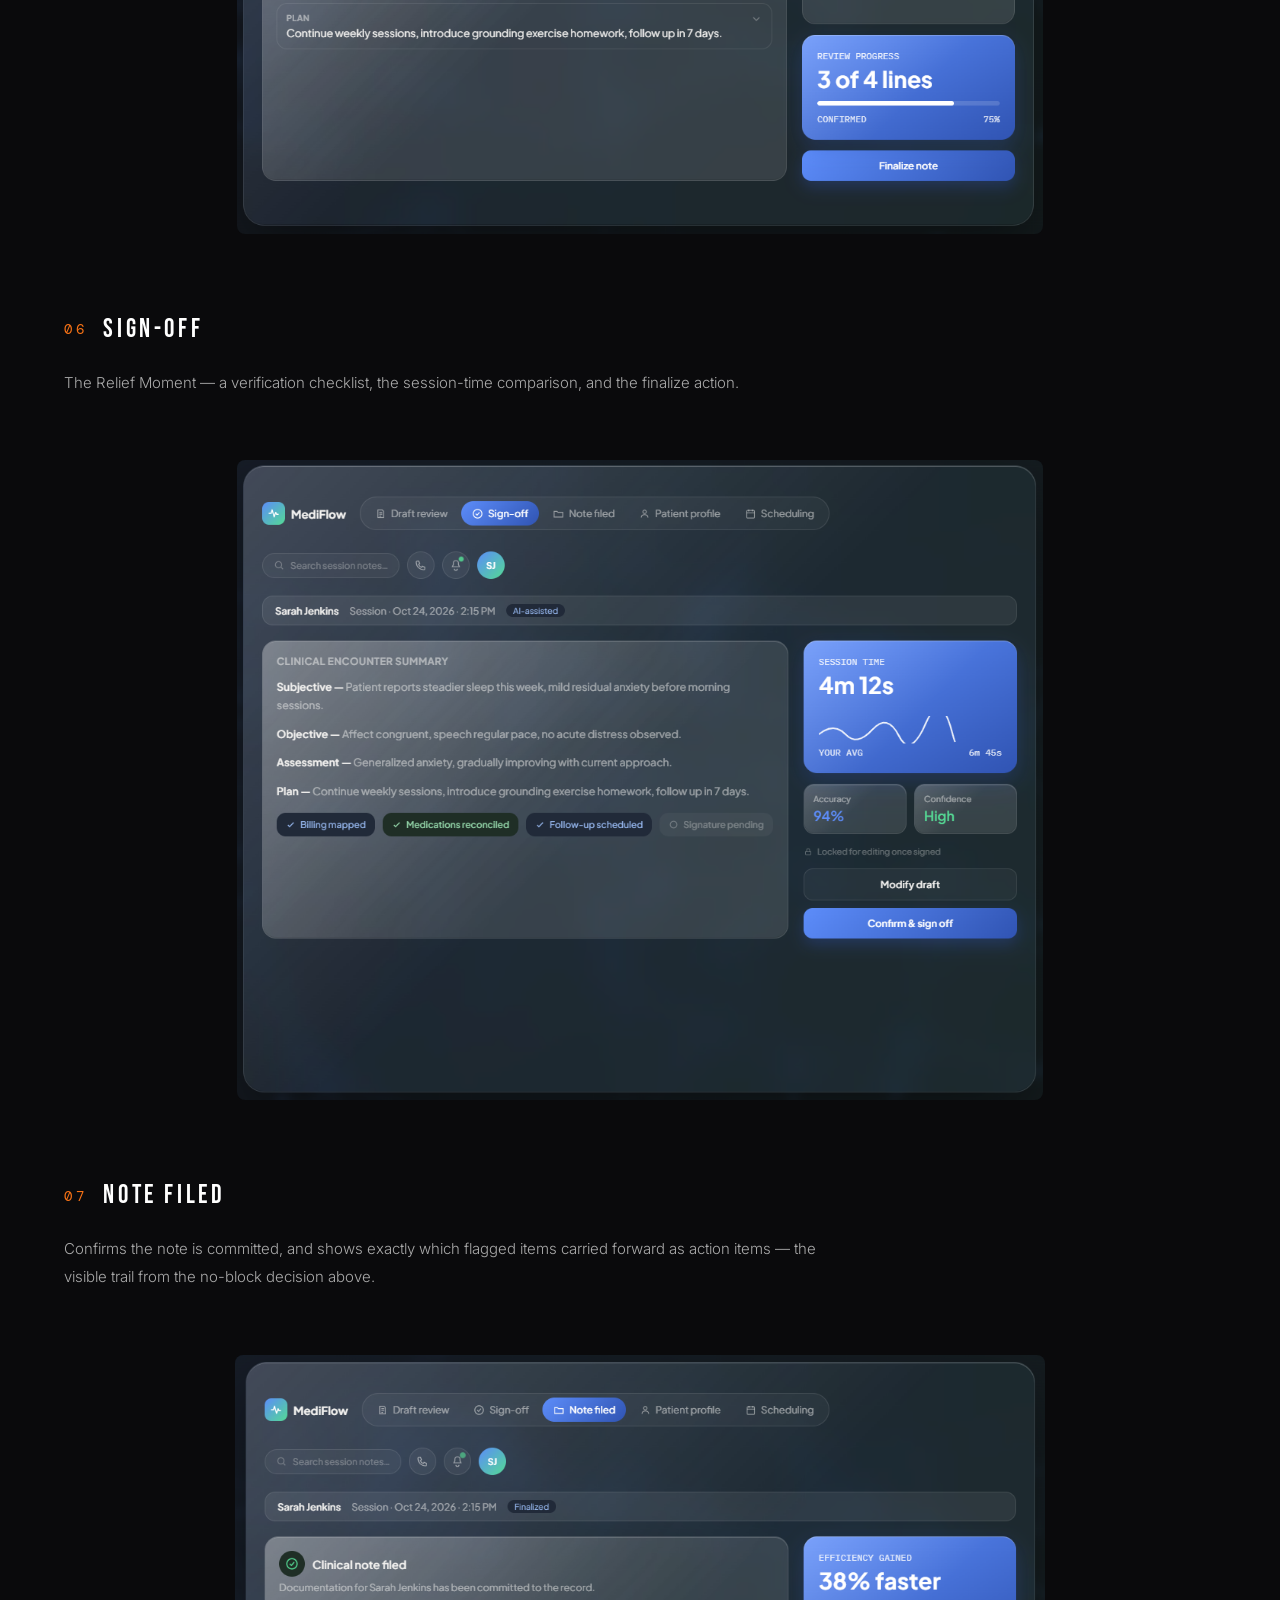
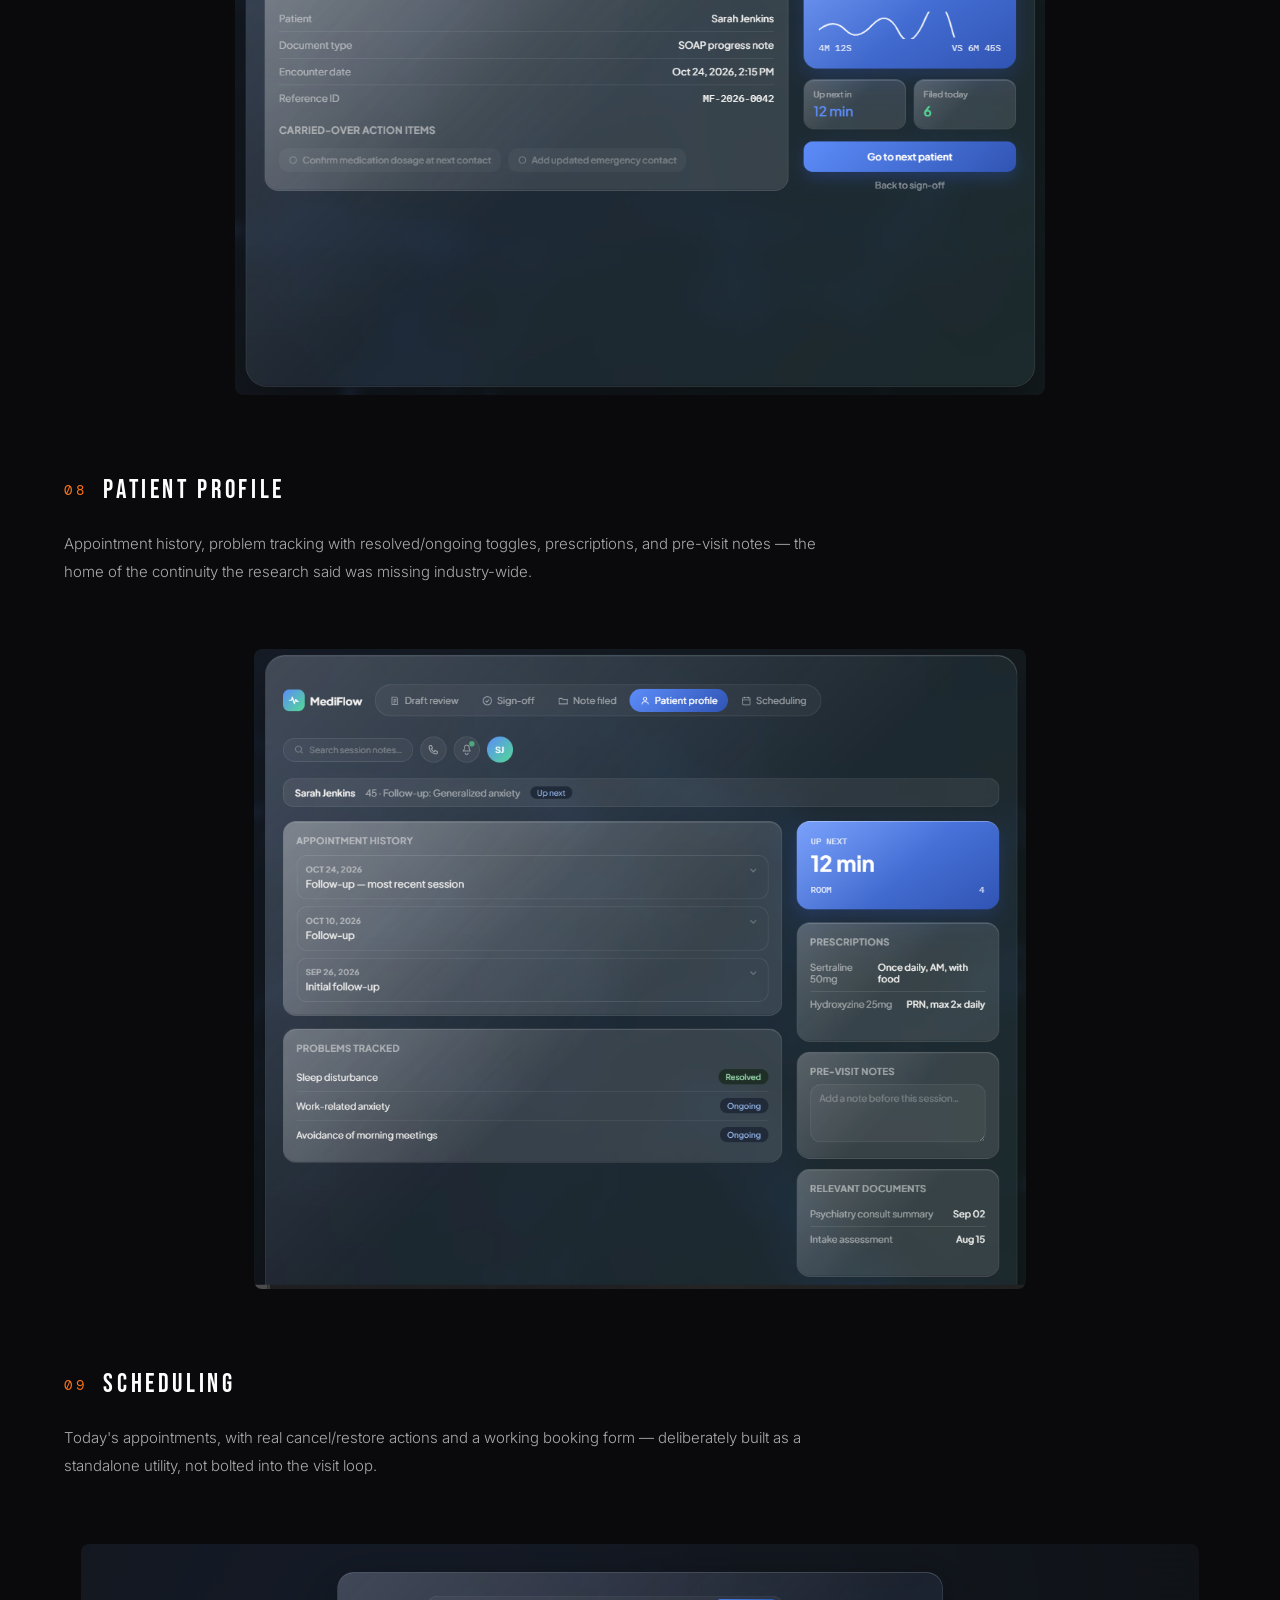
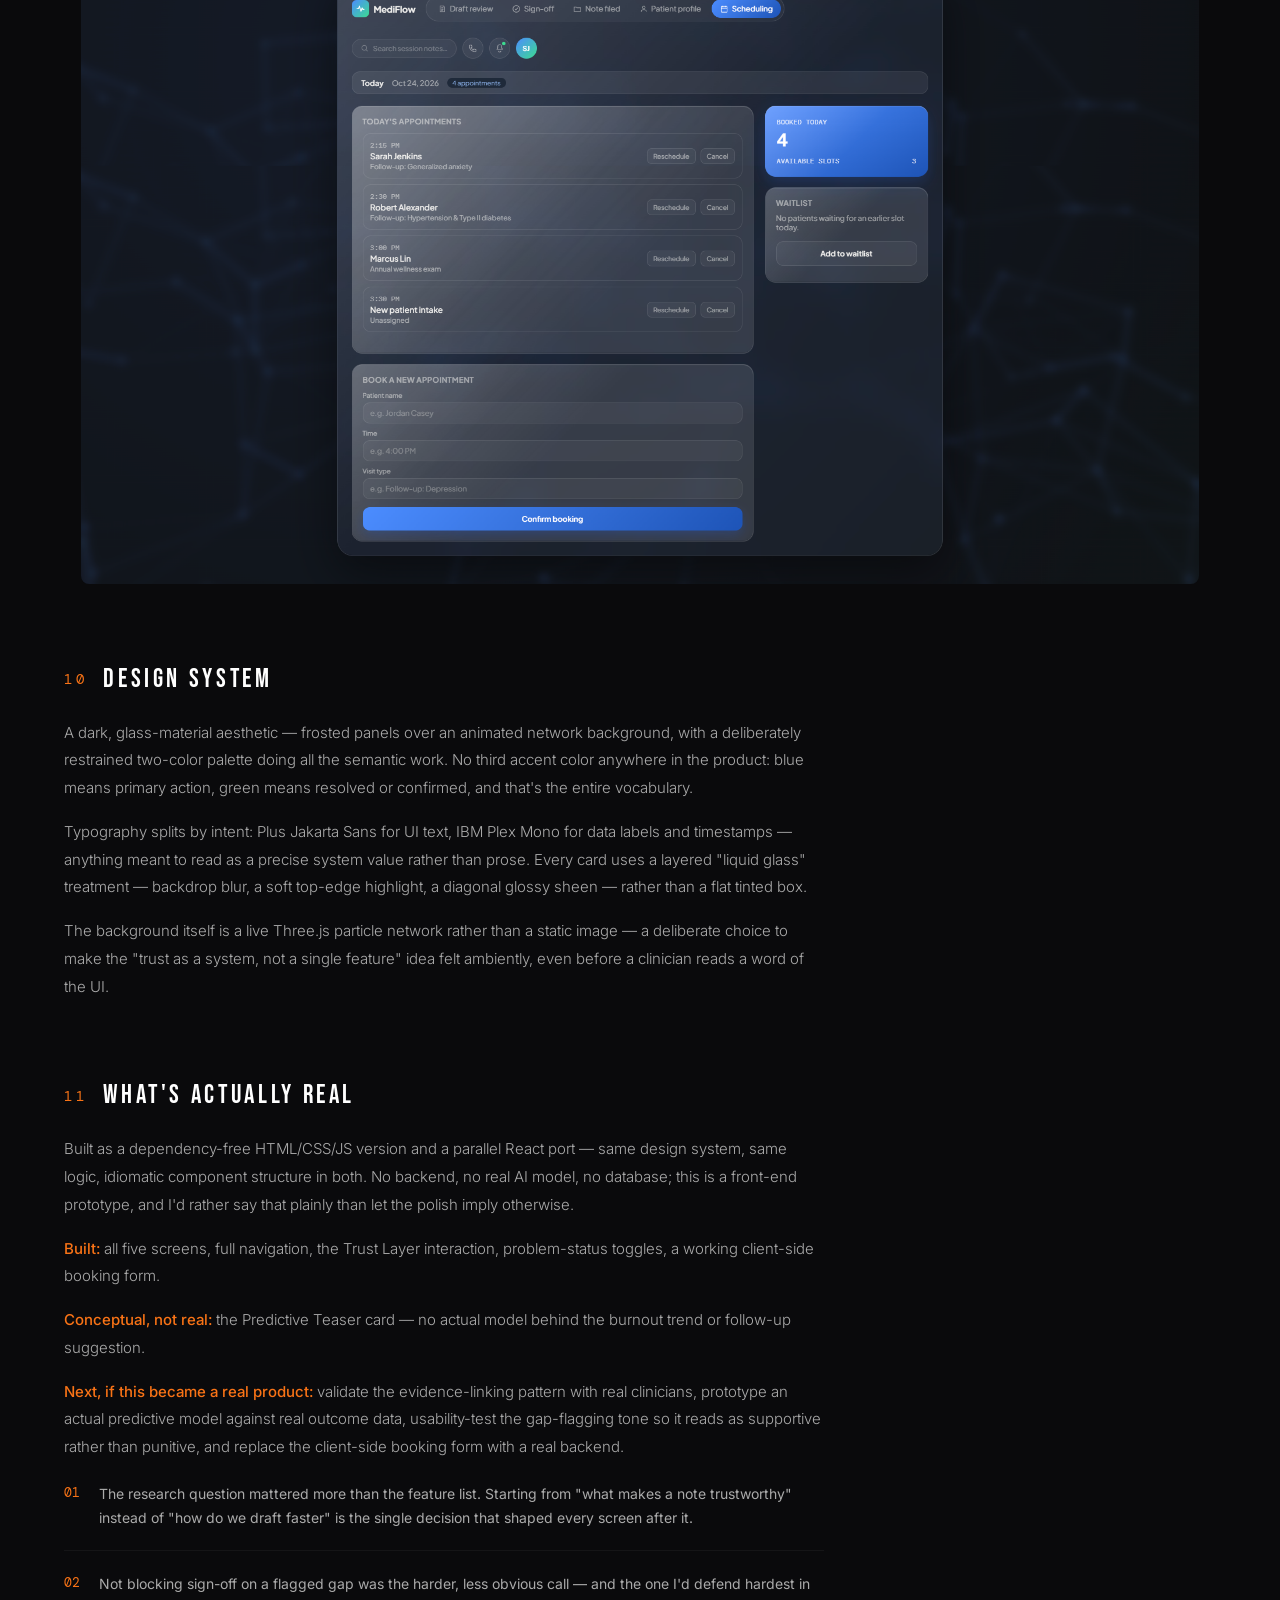
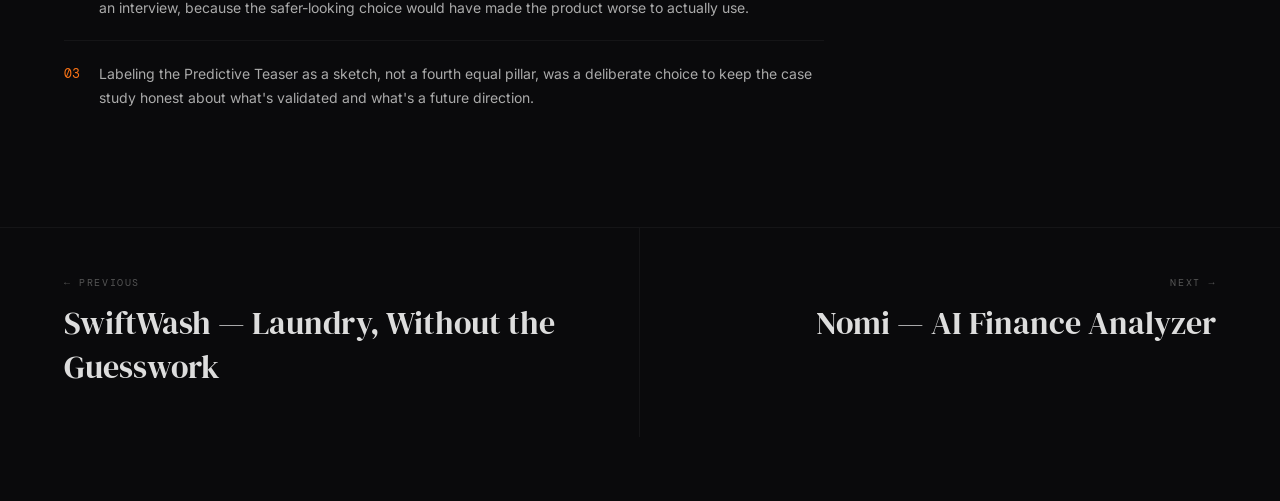
<file: html/work-08.html>
<!DOCTYPE html>
<html lang="en">

<head>
  <meta charset="UTF-8" />
  <meta name="viewport" content="width=device-width, initial-scale=1.0" />
  <title>Soroush — MediFlow</title>
  <link
    href="https://fonts.googleapis.com/css2?family=Bebas+Neue&family=DM+Serif+Display:ital@0;1&family=Inter:wght@300;400;500;600&family=DM+Mono:wght@300;400;500&display=swap"
    rel="stylesheet" />
  <link rel="stylesheet" href="../css/project.css" />
</head>

<body>
  <div id="app">

    <canvas id="grain"></canvas>
    <div class="grid"></div>

    <nav>
      <div class="nav-logo" onclick="goTo('index.html')">SOROUSH</div>
      <div class="nav-links">
        <button class="nav-link" onclick="goTo('index.html')">Home</button>
        <button class="nav-link" onclick="goTo('about.html')">About</button>
        <button class="nav-link active" onclick="goTo('work.html')">Work</button>
        <button class="nav-link" onclick="goTo('hobbies.html')">Hobbies</button>
        <button class="nav-link" onclick="goTo('contact.html')">Contact</button>
      </div>
      <button class="nav-cta" onclick="goTo('contact.html')">Hire Me</button>
      <button class="hamburger" id="hamburger" onclick="toggleMenu()"><span></span><span></span><span></span></button>
    </nav>

    <div class="mobile-nav" id="mobileNav">
      <button class="mobile-nav-link" onclick="goTo('index.html')">Home</button>
      <button class="mobile-nav-link" onclick="goTo('about.html')">About</button>
      <button class="mobile-nav-link active" onclick="goTo('work.html')">Work</button>
      <button class="mobile-nav-link" onclick="goTo('hobbies.html')">Hobbies</button>
      <button class="mobile-nav-link" onclick="goTo('contact.html')">Contact</button>
      <button class="mobile-nav-link" onclick="goTo('contact.html')" style="color:#f97316;">Hire Me</button>
    </div>

    <a class="back-link" href="work.html" data-transition><span class="arrow">←</span> Back to Work</a>

    <div class="project-hero">
      <div class="project-eyebrow">UX Case Study · Product Design</div>
      <h1 class="project-title">MediFlow — Trust, Not Just Speed</h1>
      <p class="project-subtitle">AI scribes for therapists got fast. Almost none of them got trustworthy. MediFlow
        starts from a different question: what would it actually take for a clinician to trust a note he didn't write,
        without rereading the whole thing?</p>
    </div>

    <div class="project-meta-bar">
      <div class="meta-item"><span class="meta-label">Role</span><span class="meta-val">Solo Product Designer</span>
      </div>
      <div class="meta-item"><span class="meta-label">Scope</span><span class="meta-val">Research · Flow Mapping · UI ·
          Motion</span></div>
      <div class="meta-item"><span class="meta-label">Timeline</span><span class="meta-val">1-week focused sprint</span>
      </div>
      <div class="meta-item"><span class="meta-label">Tools</span><span class="meta-val">Figma · HTML/CSS/JS · Three.js
          · React</span></div>
    </div>

    <div class="project-hero-img" style="height:auto; max-height:none; overflow:visible;">
      <img src="../images/work/mediflow/banner.jpg" alt="MediFlow cover"
        style="width:100%; height:auto; max-height:none; object-fit:contain; display:block;" />
    </div>

    <!-- INTRO / DECISION -->
    <div class="project-section">
      <div class="section-label"><span class="section-num">—</span> The Question That Defines This Project</div>
      <p class="section-text">Most AI documentation tools optimize for one thing: how fast can a draft appear. I started
        from a different question entirely — <strong>what would it actually take for a clinician to trust a note he
          didn't write himself, without rereading the whole thing?</strong> That reframing is the entire design
        rationale behind MediFlow's Trust Layer, and it's why this case study leads with verification, not generation.
      </p>
    </div>

    <!-- THE PROBLEM -->
    <div class="project-section">
      <div class="section-label"><span class="section-num">01</span> The Problem</div>
      <p class="section-text">It started with a complaint I kept hearing. A therapist I know would come home most
        evenings and spend the time he should've had to himself finishing patient notes instead. He'd started using an
        AI tool to draft them — fast, but he was never quite sure if what it wrote was actually right, so he ended up
        checking everything line by line anyway.</p>
      <p class="section-text">The tool was supposed to save him time. Instead, it just moved the work from
        <em>writing</em> to <em>double-checking</em>. That's the whole problem in one sentence: AI scribes have gotten
        fast. Almost none of them got trustworthy.</p>
    </div>

    <!-- RESEARCH -->
    <div class="project-section">
      <div class="section-label"><span class="section-num">02</span> The Research</div>
      <p class="section-text">I looked at how the major AI documentation tools for therapists handle the one moment
        where trust is either built or lost: the review. Mentalyc is purpose-built for therapists with strong privacy,
        but treatment planning stays largely static. Upheal is popular with a free tier, but struggles with speaker
        identification and occasional fabricated dialogue. Eleos is strong for large clinics with supervision
        dashboards, but overkill for a solo clinician. Blueprint ties notes to standardized assessments well, but can
        feel repetitive. TherapyNotes is built into an EHR clinicians already use, but note quality still depends
        heavily on manual edits.</p>
      <p class="section-text"><strong>The gap:</strong> almost every tool solves drafting a single session well. Almost
        none of them solve continuity — keeping a patient's problems, progress, and history connected across sessions,
        the way a therapist actually has to think. Mentalyc calls this the "golden thread" and treats it as a premium
        feature, which tells you it's rare, not standard.</p>
    </div>

    <div class="project-image-block">
      <img src="../images/work/mediflow/competitive-comparison.png"
        alt="Competitive analysis of AI documentation tools for therapists" />
      <div class="image-caption">Every competitor solves drafting. Almost none solve continuity across sessions — the
        gap MediFlow targets directly.</div>
    </div>

    <!-- FOUR PILLARS -->
    <div class="project-section">
      <div class="section-label"><span class="section-num">03</span> The Four Pillars — Three Real, One Deliberately
        Marked as a Sketch</div>
      <p class="section-text">Three of these are fully designed and built. The fourth is included on purpose, but
        clearly labeled as a concept — I'd rather show you where the honest edge of this project is than blur it.</p>
      <p class="section-text"><strong>Trust Layer.</strong> Tap any line in the note, see the exact transcript moment it
        came from. Verification becomes a 2-second tap instead of a full reread — this is the direct answer to the
        problem statement above.</p>
      <p class="section-text"><strong>Relief Moment.</strong> Signing off shows a quiet acknowledgment — time saved
        versus your average — turning documentation from a chore into a small, earned checkpoint.</p>
      <p class="section-text"><strong>Problem Tracking.</strong> Every problem a patient has ever mentioned lives in one
        place, marked resolved or ongoing. This is the direct answer to the continuity gap the research surfaced.</p>
      <p class="section-text"><strong>Predictive Teaser</strong> <em>(concept only, not a real model).</em> A soft
        burnout trend and follow-up suggestion. I'm showing this deliberately as a sketch of a future direction, not a
        validated feature — there's no real model behind it, and presenting it as equal to the other three would be
        dishonest about what's actually built.</p>
    </div>

    <div class="project-image-block">
      <img src="../images/work/mediflow/four-pillars.svg" alt="Four pillars diagram" />
    </div>

    <!-- USER FLOW -->
    <div class="project-section">
      <div class="section-label"><span class="section-num">04</span> User Flow</div>
      <p class="section-text">The main loop repeats every visit: <strong>Draft Review → Sign-off → Note Filed → Patient
          Profile</strong>, then back to Draft Review for the next patient. Scheduling sits outside that loop entirely —
        it's a utility accessible anytime, not tied to a single visit.</p>
      <p class="section-text">A real design decision worth calling out: when the AI flags something missing — a vitals
        reading, a follow-up date — it <strong>does not block sign-off.</strong> The flag travels forward into Sign-off,
        into Note Filed, as a visible to-do, instead of halting the clinician's day over an honest gap in the
        information. Blocking would have been the "safer" default; I chose not to, because a tool that stops a therapist
        mid-day over a missing field stops getting used.</p>
    </div>

    <div class="project-image-block">
      <img src="../images/work/mediflow/clinician-flow.svg" alt="Clinician flow diagram" />
    </div>

    <!-- SCREENS -->
    <div class="project-section">
      <div class="section-label"><span class="section-num">05</span> Draft Review</div>
      <p class="section-text">The core of the Trust Layer. Tap any line to reveal its source, see a live accuracy score,
        confirm or flag lines individually — verification as a glance, not a reread.</p>
    </div>

    <div class="project-image-block">
      <img src="../images/work/mediflow/draft-review.png" alt="Draft Review screen" />
    </div>

    <div class="project-section">
      <div class="section-label"><span class="section-num">06</span> Sign-off</div>
      <p class="section-text">The Relief Moment — a verification checklist, the session-time comparison, and the
        finalize action.</p>
    </div>

    <div class="project-image-block">
      <img src="../images/work/mediflow/sign-off.png" alt="Sign-off screen" />
    </div>

    <div class="project-section">
      <div class="section-label"><span class="section-num">07</span> Note Filed</div>
      <p class="section-text">Confirms the note is committed, and shows exactly which flagged items carried forward as
        action items — the visible trail from the no-block decision above.</p>
    </div>

    <div class="project-image-block">
      <img src="../images/work/mediflow/note-filed.png" alt="Note Filed screen" />
    </div>

    <div class="project-section">
      <div class="section-label"><span class="section-num">08</span> Patient Profile</div>
      <p class="section-text">Appointment history, problem tracking with resolved/ongoing toggles, prescriptions, and
        pre-visit notes — the home of the continuity the research said was missing industry-wide.</p>
    </div>

    <div class="project-image-block">
      <img src="../images/work/mediflow/patient-profile.png" alt="Patient Profile screen" />
    </div>

    <div class="project-section">
      <div class="section-label"><span class="section-num">09</span> Scheduling</div>
      <p class="section-text">Today's appointments, with real cancel/restore actions and a working booking form —
        deliberately built as a standalone utility, not bolted into the visit loop.</p>
    </div>

    <div class="project-image-block">
      <img src="../images/work/mediflow/scheduling.png" alt="Scheduling screen" />
    </div>

    <!-- DESIGN SYSTEM -->
    <div class="project-section">
      <div class="section-label"><span class="section-num">10</span> Design System</div>
      <p class="section-text">A dark, glass-material aesthetic — frosted panels over an animated network background,
        with a deliberately restrained two-color palette doing all the semantic work. No third accent color anywhere in
        the product: blue means primary action, green means resolved or confirmed, and that's the entire vocabulary.</p>
      <p class="section-text">Typography splits by intent: Plus Jakarta Sans for UI text, IBM Plex Mono for data labels
        and timestamps — anything meant to read as a precise system value rather than prose. Every card uses a layered
        "liquid glass" treatment — backdrop blur, a soft top-edge highlight, a diagonal glossy sheen — rather than a
        flat tinted box.</p>
      <p class="section-text">The background itself is a live Three.js particle network rather than a static image — a
        deliberate choice to make the "trust as a system, not a single feature" idea felt ambiently, even before a
        clinician reads a word of the UI.</p>
    </div>

    <!-- TECH / WHAT'S REAL -->
    <div class="project-section">
      <div class="section-label"><span class="section-num">11</span> What's Actually Real</div>
      <p class="section-text">Built as a dependency-free HTML/CSS/JS version and a parallel React port — same design
        system, same logic, idiomatic component structure in both. No backend, no real AI model, no database; this is a
        front-end prototype, and I'd rather say that plainly than let the polish imply otherwise.</p>
      <p class="section-text"><strong>Built:</strong> all five screens, full navigation, the Trust Layer interaction,
        problem-status toggles, a working client-side booking form.</p>
      <p class="section-text"><strong>Conceptual, not real:</strong> the Predictive Teaser card — no actual model behind
        the burnout trend or follow-up suggestion.</p>
      <p class="section-text"><strong>Next, if this became a real product:</strong> validate the evidence-linking
        pattern with real clinicians, prototype an actual predictive model against real outcome data, usability-test the
        gap-flagging tone so it reads as supportive rather than punitive, and replace the client-side booking form with
        a real backend.</p>
    </div>

    <!-- LEARNINGS / NEXT -->
    <div class="learnings-list">
      <div class="learning-item">
        <div class="learning-num">01</div>
        <div class="learning-text">The research question mattered more than the feature list. Starting from "what makes
          a note trustworthy" instead of "how do we draft faster" is the single decision that shaped every screen after
          it.</div>
      </div>
      <div class="learning-item">
        <div class="learning-num">02</div>
        <div class="learning-text">Not blocking sign-off on a flagged gap was the harder, less obvious call — and the
          one I'd defend hardest in an interview, because the safer-looking choice would have made the product worse to
          actually use.</div>
      </div>
      <div class="learning-item">
        <div class="learning-num">03</div>
        <div class="learning-text">Labeling the Predictive Teaser as a sketch, not a fourth equal pillar, was a
          deliberate choice to keep the case study honest about what's validated and what's a future direction.</div>
      </div>
    </div>

    <!-- PREV / NEXT -->
    <div class="project-nav">
      <a class="project-nav-link prev" href="work-07.html" data-transition>
        <span class="nav-direction">← Previous</span>
        <span class="nav-project-title">SwiftWash — Laundry, Without the Guesswork</span>
      </a>
      <a class="project-nav-link next" href="work-03.html" data-transition>
        <span class="nav-direction">Next →</span>
        <span class="nav-project-title">Nomi — AI Finance Analyzer</span>
      </a>
    </div>

    <div class="project-end-space"></div>

  </div>

  <script src="https://cdnjs.cloudflare.com/ajax/libs/gsap/3.12.5/gsap.min.js"></script>
  <script src="../js/project.js"></script>
</body>

</html>
</file>
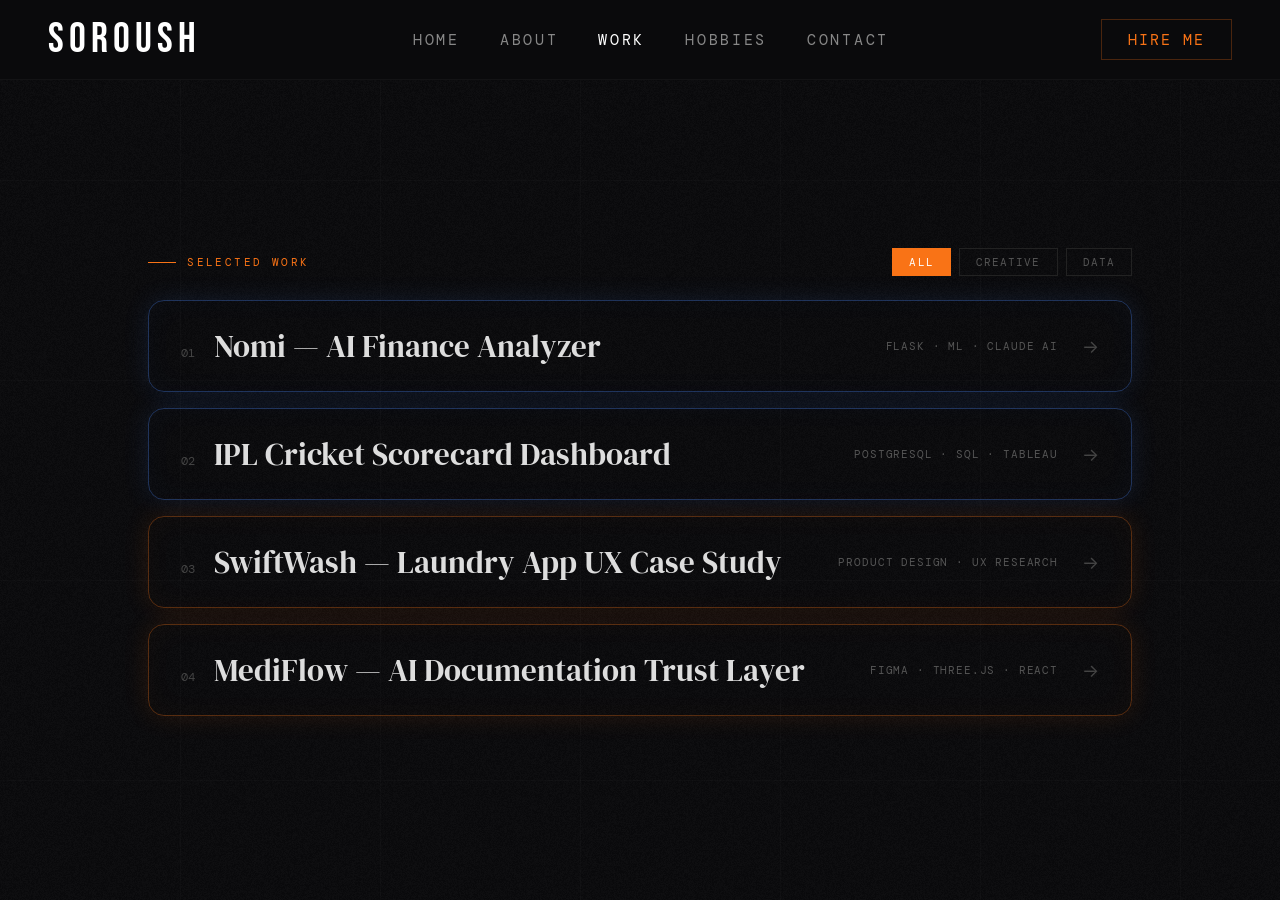
<file: html/work.html>
<!DOCTYPE html>
<html lang="en">

<head>
  <meta charset="UTF-8" />
  <meta name="viewport" content="width=device-width, initial-scale=1.0" />
  <title>Soroush — Work</title>
  <link
    href="https://fonts.googleapis.com/css2?family=Bebas+Neue&family=DM+Serif+Display:ital@0;1&family=Inter:wght@300;400;500;600&family=DM+Mono:wght@300;400;500&display=swap"
    rel="stylesheet" />
  <link rel="stylesheet" href="../css/work.css" />
</head>

<body>
  <div id="app">

    <canvas id="grain"></canvas>
    <div class="grid"></div>

    <nav>
      <div class="nav-logo">SOROUSH</div>
      <div class="nav-links">
        <button class="nav-link" onclick="goTo('index.html')">Home</button>
        <button class="nav-link" onclick="goTo('about.html')">About</button>
        <button class="nav-link active">Work</button>
        <button class="nav-link" onclick="goTo('hobbies.html')">Hobbies</button>
        <button class="nav-link" onclick="goTo('contact.html')">Contact</button>
      </div>
      <button class="nav-cta" onclick="goTo('contact.html')">Hire Me</button>
      <button class="hamburger" id="hamburger" onclick="toggleMenu()">
        <span></span><span></span><span></span>
      </button>
    </nav>

    <div class="mobile-nav" id="mobileNav">
      <button class="mobile-nav-link" onclick="goTo('index.html')">Home</button>
      <button class="mobile-nav-link" onclick="goTo('about.html')">About</button>
      <button class="mobile-nav-link active">Work</button>
      <button class="mobile-nav-link" onclick="goTo('hobbies.html')">Hobbies</button>
      <button class="mobile-nav-link" onclick="goTo('contact.html')">Contact</button>
      <button class="mobile-nav-link" onclick="goTo('contact.html')" style="color:#f97316;">Hire Me</button>
    </div>

    <div class="page-scroll">

      <div class="work-header">
        <div class="work-eyebrow">Selected Work</div>
        <div class="work-filter">
          <button class="filter-btn active" data-filter="all" onclick="filterWork('all')">All</button>
          <button class="filter-btn" data-filter="creative" onclick="filterWork('creative')">Creative</button>
          <button class="filter-btn" data-filter="data" onclick="filterWork('data')">Data</button>
        </div>
      </div>

      <div class="work-list" id="workList">

        <div class="work-item" data-category="data">
          <a class="work-row" href="work-03.html" data-img="../images/work/nomi/dashboard-overview.png">
            <div class="work-row-left">
              <span class="work-num">01</span>
              <h2 class="work-title">Nomi — AI Finance Analyzer</h2>
            </div>
            <div class="work-row-right">
              <span class="work-tag">Flask · ML · Claude AI</span>
              <span class="work-arrow">→</span>
            </div>
          </a>
        </div>

        <div class="work-item" data-category="data">
          <a class="work-row" href="work-05.html" data-img="../images/work/ipl-dashboard/dashboard-screenshot.png">
            <div class="work-row-left">
              <span class="work-num">02</span>
              <h2 class="work-title">IPL Cricket Scorecard Dashboard</h2>
            </div>
            <div class="work-row-right">
              <span class="work-tag">PostgreSQL · SQL · Tableau</span>
              <span class="work-arrow">→</span>
            </div>
          </a>
        </div>

        <div class="work-item" data-category="creative">
          <a class="work-row" href="work-07.html" data-img="../images/work/swiftwash/banner.jpg">
            <div class="work-row-left">
              <span class="work-num">03</span>
              <h2 class="work-title">SwiftWash — Laundry App UX Case Study</h2>
            </div>
            <div class="work-row-right">
              <span class="work-tag">Product Design · UX Research</span>
              <span class="work-arrow">→</span>
            </div>
          </a>
        </div>

        <div class="work-item" data-category="creative">
          <a class="work-row" href="work-08.html" data-img="../images/work/mediflow/banner.jpg">
            <div class="work-row-left">
              <span class="work-num">04</span>
              <h2 class="work-title">MediFlow — AI Documentation Trust Layer</h2>
            </div>
            <div class="work-row-right">
              <span class="work-tag">Figma · Three.js · React</span>
              <span class="work-arrow">→</span>
            </div>
          </a>
        </div>

      </div>
    </div>

    <div class="preview-img" id="previewImg"></div>

  </div>

  <script src="https://cdnjs.cloudflare.com/ajax/libs/gsap/3.12.5/gsap.min.js"></script>
  <script src="../js/work.js"></script>
</body>

</html>
</file>
<file: css/style.css>
/* ============================================================
   SOROUSH PORTFOLIO — style.css
   Accent: #f97316 (orange) | Data: #1a56db (blue)
   ============================================================ */

*,
*::before,
*::after {
  margin: 0;
  padding: 0;
  box-sizing: border-box;
}

html,
body {
  width: 100%;
  height: 100%;
  background: #0a0a0c;
  color: #fff;
  font-family: 'Inter', sans-serif;
  overflow: hidden;
}

#app {
  width: 100%;
  height: 100vh;
  position: relative;
  overflow: hidden;
}

/* ── GRAIN ── */
#grain {
  position: absolute;
  inset: 0;
  width: 100%;
  height: 100%;
  pointer-events: none;
  z-index: 0;
  opacity: 0.55;
}

/* ── GRID ── */
.grid {
  position: absolute;
  inset: 0;
  pointer-events: none;
  z-index: 1;
  background-image:
    linear-gradient(#ffffff06 1px, transparent 1px),
    linear-gradient(90deg, #ffffff06 1px, transparent 1px);
  background-size: 200px 200px;
}

/* ── ACCENT DOT ── */
.accent-dot {
  position: absolute;
  top: 96px;
  right: 3rem;
  width: 6px;
  height: 6px;
  border-radius: 50%;
  background: #f97316;
  z-index: 10;
  animation: blink 2.8s ease-in-out infinite;
}

@keyframes blink {

  0%,
  100% {
    opacity: 1;
  }

  50% {
    opacity: 0.12;
  }
}

/* ── NAV ── */
nav {
  position: absolute;
  top: 0;
  left: 0;
  right: 0;
  z-index: 100;
  display: flex;
  align-items: center;
  justify-content: space-between;
  padding: 0 4rem;
  height: 80px;
  border-bottom: 1px solid #ffffff09;
}

.nav-logo {
  font-family: 'Bebas Neue', sans-serif;
  font-size: 2.6rem;
  letter-spacing: .12em;
  color: #fff;
}

.nav-links {
  display: flex;
  gap: 2.5rem;
}

.nav-link {
  font-family: 'DM Mono', monospace;
  font-size: 15px;
  letter-spacing: .18em;
  text-transform: uppercase;
  color: #888;
  cursor: pointer;
  transition: color .3s;
  background: none;
  border: none;
}

.nav-link:hover,
.nav-link.active {
  color: #fff;
}

.nav-cta {
  font-family: 'DM Mono', monospace;
  font-size: 15px;
  letter-spacing: .14em;
  text-transform: uppercase;
  color: #f97316;
  border: 1px solid #f9731644;
  padding: .6rem 1.6rem;
  cursor: pointer;
  background: transparent;
  transition: border-color .3s, background .3s, color .3s;
}

.nav-cta:hover {
  border-color: #f97316;
  background: #f9731611;
}

/* ── HAMBURGER ── */
.hamburger {
  display: none;
  flex-direction: column;
  justify-content: center;
  gap: 5px;
  width: 40px;
  height: 40px;
  background: none;
  border: none;
  cursor: pointer;
  padding: 4px;
  z-index: 200;
}

.hamburger span {
  display: block;
  width: 100%;
  height: 1.5px;
  background: #fff;
  transition: all .3s;
}

.hamburger.open span:nth-child(1) {
  transform: translateY(6.5px) rotate(45deg);
}

.hamburger.open span:nth-child(2) {
  opacity: 0;
}

.hamburger.open span:nth-child(3) {
  transform: translateY(-6.5px) rotate(-45deg);
}

/* ── MOBILE NAV DRAWER ── */
.mobile-nav {
  display: none;
  position: fixed;
  top: 60px;
  left: 0;
  right: 0;
  background: #0a0a0cf0;
  backdrop-filter: blur(20px);
  border-bottom: 1px solid #ffffff0f;
  flex-direction: column;
  padding: .5rem 0 1rem;
  z-index: 150;
  pointer-events: none;
  opacity: 0;
  transform: translateY(-8px);
  transition: opacity .25s, transform .25s;
}

.mobile-nav.open {
  opacity: 1;
  transform: translateY(0);
  pointer-events: all;
}

.mobile-nav-link {
  font-family: 'DM Mono', monospace;
  font-size: 13px;
  letter-spacing: .18em;
  text-transform: uppercase;
  color: #777;
  background: none;
  border: none;
  padding: .9rem 1.5rem;
  cursor: pointer;
  text-align: left;
  border-bottom: 1px solid #ffffff06;
  transition: color .3s;
  width: 100%;
}

.mobile-nav-link:last-child {
  border-bottom: none;
}

.mobile-nav-link:hover,
.mobile-nav-link.active {
  color: #f97316;
}

/* ── OVAL RINGS ── */
.oval-ring-outer {
  position: absolute;
  top: 50%;
  left: 50%;
  transform: translate(-50%, -54%);
  width: min(28vw, 355px);
  height: min(38vw, 475px);
  border-radius: 50%;
  border: 1px solid #ffffff08;
  z-index: 3;
  pointer-events: none;
}

.oval-ring {
  position: absolute;
  top: 50%;
  left: 50%;
  transform: translate(-50%, -54%);
  width: min(24vw, 305px);
  height: min(33vw, 420px);
  border-radius: 50%;
  border: 1px solid #f9731620;
  z-index: 3;
  pointer-events: none;
}

/* ── ROTATING TEXT RING ── */
.oval-text-ring {
  position: absolute;
  top: 50%;
  left: 50%;
  transform: translate(-50%, -54%);
  width: min(28vw, 355px);
  height: min(38vw, 475px);
  z-index: 7;
  pointer-events: none;
}

.oval-text-ring svg {
  width: 100%;
  height: 100%;
}

.oval-text-ring text {
  font-family: 'DM Mono', monospace;
  font-size: 9.5px;
  letter-spacing: .28em;
  fill: #f9731655;
  text-transform: uppercase;
}

/* ── MOBILE-ONLY WRAPPERS (no effect on desktop) ── */
.mobile-flow,
.oval-stack {
  display: contents;
}

/* ── PORTRAIT ── */
.portrait-wrap {
  position: absolute;
  top: 50%;
  left: 50%;
  transform: translate(-50%, -54%);
  width: min(20vw, 262px);
  height: min(28vw, 362px);
  border-radius: 50%;
  z-index: 5;
  background: radial-gradient(ellipse at 35% 20%, #1c2235, #0d0f1c 55%, #070709);
  border: 1px solid #ffffff16;
  overflow: hidden;
  display: flex;
  align-items: center;
  justify-content: center;
}

/* ── INFO CARDS ── */
.info-left,
.info-right {
  position: absolute;
  top: 80px;
  bottom: 100px;
  z-index: 6;
  display: flex;
  flex-direction: column;
  justify-content: center;
  gap: 2rem;
}

.info-left {
  left: min(5%, 70px);
}

.info-right {
  right: min(5%, 70px);
  text-align: right;
}

.info-label {
  font-family: 'Bebas Neue', sans-serif;
  font-size: 28px;
  letter-spacing: .2em;
  color: #fff;
  margin-bottom: .4rem;
}

.info-value {
  font-family: 'Inter', sans-serif;
  font-size: 15px;
  font-weight: 400;
  color: #aaaaaa;
  letter-spacing: .03em;
  line-height: 1.65;
}

.info-value span {
  display: block;
}

.info-value .pipe {
  color: #f97316;
  margin: 0 .2rem;
  font-size: 12px;
}

/* ── SKILLS 2x2 GRID ── */
.skills-grid {
  display: grid;
  grid-template-columns: 1fr 1fr;
  grid-template-rows: auto auto;
  gap: .5rem .8rem;
  margin-top: .2rem;
}

.skill-cell {
  display: flex;
  flex-direction: column;
  gap: .15rem;
  height: 48px;
  overflow: hidden;
}

.skill-cat {
  display: block;
  color: #f97316;
  font-size: 9px;
  letter-spacing: .15em;
  text-transform: uppercase;
  font-family: 'DM Mono', monospace;
  flex-shrink: 0;
}

.skill-val {
  display: -webkit-box;
  -webkit-line-clamp: 2;
  -webkit-box-orient: vertical;
  overflow: hidden;
  font-family: 'Inter', sans-serif;
  font-size: 11.5px;
  font-weight: 400;
  color: #aaaaaa;
  line-height: 1.35;
}

/* ── BOTTOM ── */
.hero-bottom {
  position: absolute;
  bottom: 2.2rem;
  left: 0;
  right: 0;
  text-align: center;
  z-index: 6;
}

.bottom-name {
  font-family: 'Bebas Neue', sans-serif;
  font-size: min(7vw, 90px);
  letter-spacing: .24em;
  color: #fff;
}

.bottom-title {
  display: flex;
  align-items: center;
  justify-content: center;
  gap: .9rem;
  margin-top: .5rem;
}

.title-line {
  width: 30px;
  height: 1px;
  background: #333;
}

.title-txt {
  font-family: 'DM Mono', monospace;
  font-size: 15px;
  letter-spacing: .16em;
  color: #999;
  text-transform: uppercase;
}

.title-sep {
  color: #f97316;
  font-size: 13px;
  margin: 0 .15rem;
}

/* ── RESUME BUTTONS ── */
.resume-buttons {
  display: flex;
  justify-content: center;
  gap: .8rem;
  margin-top: 1.4rem;
}

.resume-btn {
  font-family: 'DM Mono', monospace;
  font-size: 11px;
  letter-spacing: .1em;
  text-transform: uppercase;
  text-decoration: none;
  display: inline-flex;
  align-items: center;
  gap: .5rem;
  padding: .6rem 1.3rem;
  border-radius: 2px;
  border: 1px solid;
  transition: all .3s;
}

.resume-icon {
  font-size: 12px;
  transition: transform .3s;
}

.resume-btn:hover .resume-icon {
  transform: translateY(2px);
}

.design-btn {
  color: #f97316;
  border-color: #f9731644;
  background: #f9731608;
}

.design-btn:hover {
  background: #f97316;
  color: #fff;
  border-color: #f97316;
}

.data-btn {
  color: #1a56db;
  border-color: #1a56db44;
  background: #1a56db08;
}

.data-btn:hover {
  background: #1a56db;
  color: #fff;
  border-color: #1a56db;
}

/* ── SCROLL CUE ── */
.scroll-cue {
  position: absolute;
  left: 3rem;
  bottom: 3rem;
  z-index: 10;
  display: flex;
  flex-direction: column;
  align-items: center;
  gap: .5rem;
}

.scroll-txt {
  font-family: 'DM Mono', monospace;
  font-size: 10px;
  letter-spacing: .18em;
  color: #555;
  text-transform: uppercase;
  writing-mode: vertical-rl;
}

.scroll-bar {
  width: 1px;
  height: 44px;
  background: linear-gradient(to bottom, transparent, #f97316);
  animation: pulse 2s ease-in-out infinite;
}

@keyframes pulse {

  0%,
  100% {
    opacity: .25;
  }

  50% {
    opacity: 1;
  }
}

/* ── MODE TOGGLE ── */
.mode-toggle {
  position: absolute;
  bottom: 3rem;
  right: 3rem;
  z-index: 20;
  display: flex;
  gap: .4rem;
}

.m-btn {
  font-family: 'DM Mono', monospace;
  font-size: 12px;
  letter-spacing: .13em;
  text-transform: uppercase;
  border: 1px solid #2a2a2a;
  padding: .5rem 1.1rem;
  cursor: pointer;
  background: transparent;
  color: #555;
  transition: all .25s;
}

.m-btn.on-creative {
  background: #f97316;
  border-color: #f97316;
  color: #fff;
}

.m-btn.on-data {
  background: #1a56db;
  border-color: #1a56db;
  color: #fff;
}

.m-btn:hover {
  border-color: #666;
  color: #aaa;
}

/* ── MOBILE INFO STRIP (hidden on desktop) ── */
.mobile-info-strip {
  display: none;
}

/* ── DATA MODE ── */
body.data .scroll-bar {
  background: linear-gradient(to bottom, transparent, #1a56db);
}

body.data .accent-dot {
  background: #1a56db;
}

body.data .portrait-wrap {
  background: radial-gradient(ellipse at 35% 20%, #0f1c3a, #080e20 55%, #040510);
}

body.data .oval-ring {
  border-color: #1a56db20;
}

body.data .oval-text-ring text {
  fill: #1a56db55;
}

body.data .title-sep {
  color: #1a56db;
}

body.data .info-value .pipe {
  color: #1a56db;
}

body.data .skill-cat {
  color: #1a56db;
}

body.data .nav-cta {
  color: #1a56db;
  border-color: #1a56db44;
}

body.data .nav-cta:hover {
  background: #1a56db11;
}

body.data .mobile-nav-link:hover,
body.data .mobile-nav-link.active {
  color: #1a56db;
}

/* ============================================================
   TABLET (max 1024px)
   ============================================================ */
@media (max-width: 1024px) {
  nav {
    padding: 0 2rem;
  }

  .nav-logo {
    font-size: 2.2rem;
  }

  .nav-link {
    font-size: 13px;
  }

  .nav-cta {
    font-size: 13px;
  }

  .info-left {
    left: 2rem;
  }

  .info-right {
    right: 2rem;
  }

  .info-label {
    font-size: 22px;
  }

  .info-value {
    font-size: 13px;
  }

  .bottom-name {
    font-size: min(6vw, 72px);
  }
}

/* ============================================================
   MOBILE (max 768px)
   ============================================================ */
@media (max-width: 768px) {

  html,
  body {
    overflow-y: auto;
    overflow-x: hidden;
    height: auto;
  }

  #app {
    height: auto;
    min-height: 100vh;
    overflow: visible;
    display: flex;
    flex-direction: column;
    padding-top: 60px;
    /* nav height */
  }

  /* Activate the wrapper as a real flex column on mobile */
  .mobile-flow {
    display: flex;
    flex-direction: column;
    align-items: center;
    flex: 1;
    padding: 2rem 1rem 2.5rem;
    gap: 0;
  }

  .oval-stack {
    display: block;
    position: relative;
    width: 62vw;
    max-width: 260px;
    aspect-ratio: 1 / 1;
    margin-bottom: 1.4rem;
    flex-shrink: 0;
  }

  /* NAV */
  nav {
    position: fixed;
    top: 0;
    left: 0;
    right: 0;
    padding: 0 1.2rem;
    height: 60px;
    background: #0a0a0cee;
    backdrop-filter: blur(12px);
  }

  .nav-logo {
    font-size: 1.8rem;
  }

  .nav-links {
    display: none;
  }

  .nav-cta {
    display: none;
  }

  .hamburger {
    display: flex;
  }

  .mobile-nav {
    display: flex;
  }

  .accent-dot {
    display: none;
  }

  .info-left,
  .info-right {
    display: none;
  }

  .scroll-cue {
    display: none;
  }

  /* OVAL + PORTRAIT — now in normal flow, centered, fixed aspect */
  .oval-ring-outer,
  .oval-ring,
  .oval-text-ring,
  .portrait-wrap {
    position: absolute;
    top: 50%;
    left: 50%;
    transform: translate(-50%, -50%);
  }

  .oval-ring-outer {
    width: 100%;
    height: 100%;
    border-radius: 50%;
  }

  .oval-ring {
    width: 85%;
    height: 85%;
    border-radius: 50%;
  }

  .oval-text-ring {
    width: 100%;
    height: 100%;
  }

  .oval-text-ring text {
    font-size: 6px;
    letter-spacing: .18em;
  }

  .portrait-wrap {
    width: 68%;
    height: 68%;
    border-radius: 50%;
  }

  /* INFO STRIP — natural flow below portrait */
  .mobile-info-strip {
    display: grid !important;
    grid-template-columns: 1fr 1fr 1fr;
    position: relative;
    width: 100%;
    max-width: 360px;
    gap: .7rem 0;
    z-index: 6;
    text-align: center;
    margin-bottom: 1.6rem;
    flex-shrink: 0;
  }

  .mobile-info-item {
    display: flex;
    flex-direction: column;
    align-items: center;
    justify-content: flex-start;
    gap: .12rem;
    border-right: 1px solid #1e1e1e;
    padding: 0 .4rem;
  }

  .mobile-info-item:nth-child(3),
  .mobile-info-item:nth-child(6) {
    border-right: none;
  }

  .mobile-info-item:nth-child(4),
  .mobile-info-item:nth-child(5),
  .mobile-info-item:nth-child(6) {
    border-top: 1px solid #1e1e1e;
    padding-top: .7rem;
  }

  .mobile-info-label {
    font-family: 'Bebas Neue', sans-serif;
    font-size: 13px;
    letter-spacing: .14em;
    color: #fff;
    text-transform: uppercase;
  }

  .mobile-info-value {
    font-family: 'Inter', sans-serif;
    font-size: 10px;
    font-weight: 300;
    color: #888;
    text-align: center;
  }

  .mobile-divider {
    display: none;
  }

  /* BOTTOM NAME + TITLE — natural flow */
  .hero-bottom {
    position: relative;
    width: 100%;
    text-align: center;
    flex-shrink: 0;
    margin-top: 1.8rem;
  }

  .bottom-name {
    font-size: 13vw;
    letter-spacing: .16em;
  }

  .bottom-title {
    gap: .3rem;
    margin-top: .3rem;
    flex-wrap: nowrap;
  }

  .title-line {
    width: 12px;
  }

  .title-txt {
    font-size: 8px;
    letter-spacing: .06em;
    white-space: nowrap;
  }

  .title-sep {
    font-size: 8px;
  }

  /* RESUME BUTTONS — natural flow */
  .resume-buttons {
    margin-top: 1.2rem;
    gap: .5rem;
    flex-wrap: wrap;
    justify-content: center;
  }

  .resume-btn {
    font-size: 9px;
    padding: .45rem .75rem;
    white-space: nowrap;
  }

  .resume-icon {
    font-size: 10px;
  }

  /* MODE TOGGLE — natural flow, below resume buttons */
  .mode-toggle {
    position: relative;
    bottom: auto;
    left: auto;
    right: auto;
    transform: none;
    margin-top: 1.6rem;
    justify-content: center;
  }

  .m-btn {
    font-size: 11px;
    padding: .45rem 1.1rem;
  }
}

/* ============================================================
   SMALL MOBILE (max 480px)
   ============================================================ */
@media (max-width: 480px) {
  .oval-stack {
    width: 70vw;
  }

  .bottom-name {
    font-size: 14vw;
  }

  .title-txt {
    font-size: 7px;
  }

  .resume-buttons {
    margin-top: 1rem;
    gap: .4rem;
  }

  .resume-btn {
    font-size: 8px;
    padding: .4rem .65rem;
    gap: .3rem;
  }

  .mode-toggle {
    margin-top: 1.3rem;
  }

  .m-btn {
    font-size: 10px;
    padding: .4rem .9rem;
  }
}
</file>
<file: css/about.css>
/* ============================================================
   SOROUSH PORTFOLIO — about.css
   ============================================================ */

*,
*::before,
*::after {
  margin: 0;
  padding: 0;
  box-sizing: border-box;
}

html,
body {
  width: 100%;
  height: 100%;
  background: #0f0f12;
  color: #fff;
  font-family: 'Inter', sans-serif;
  overflow: hidden;
}

#app {
  width: 100%;
  height: 100vh;
  position: relative;
  overflow: hidden;
}

/* ── GRAIN ── */
#grain {
  position: absolute;
  inset: 0;
  width: 100%;
  height: 100%;
  pointer-events: none;
  z-index: 0;
  opacity: 0.4;
}

/* ── GRID ── */
.grid {
  position: absolute;
  inset: 0;
  pointer-events: none;
  z-index: 1;
  background-image:
    linear-gradient(#ffffff05 1px, transparent 1px),
    linear-gradient(90deg, #ffffff05 1px, transparent 1px);
  background-size: 200px 200px;
}

/* ── NAV ── */
nav {
  position: absolute;
  top: 0;
  left: 0;
  right: 0;
  z-index: 100;
  display: flex;
  align-items: center;
  justify-content: space-between;
  padding: 0 4rem;
  height: 80px;
  border-bottom: 1px solid #ffffff09;
}

.nav-logo {
  font-family: 'Bebas Neue', sans-serif;
  font-size: 2.6rem;
  letter-spacing: .12em;
  color: #fff;
}

.nav-links {
  display: flex;
  gap: 2.5rem;
}

.nav-link {
  font-family: 'DM Mono', monospace;
  font-size: 15px;
  letter-spacing: .18em;
  text-transform: uppercase;
  color: #888;
  cursor: pointer;
  transition: color .3s;
  background: none;
  border: none;
}

.nav-link:hover,
.nav-link.active {
  color: #fff;
}

.nav-cta {
  font-family: 'DM Mono', monospace;
  font-size: 15px;
  letter-spacing: .14em;
  text-transform: uppercase;
  color: #f97316;
  border: 1px solid #f9731644;
  padding: .6rem 1.6rem;
  cursor: pointer;
  background: transparent;
  transition: border-color .3s, background .3s;
}

.nav-cta:hover {
  border-color: #f97316;
  background: #f9731611;
}

/* ── HAMBURGER ── */
.hamburger {
  display: none;
  flex-direction: column;
  justify-content: center;
  gap: 5px;
  width: 40px;
  height: 40px;
  background: none;
  border: none;
  cursor: pointer;
  padding: 4px;
  z-index: 200;
}

.hamburger span {
  display: block;
  width: 100%;
  height: 1.5px;
  background: #fff;
  transition: all .3s;
}

.hamburger.open span:nth-child(1) {
  transform: translateY(6.5px) rotate(45deg);
}

.hamburger.open span:nth-child(2) {
  opacity: 0;
}

.hamburger.open span:nth-child(3) {
  transform: translateY(-6.5px) rotate(-45deg);
}

/* ── MOBILE NAV ── */
.mobile-nav {
  display: none;
  position: fixed;
  top: 60px;
  left: 0;
  right: 0;
  background: #0f0f12f0;
  backdrop-filter: blur(20px);
  border-bottom: 1px solid #ffffff0f;
  flex-direction: column;
  padding: .5rem 0 1rem;
  z-index: 150;
  pointer-events: none;
  opacity: 0;
  transform: translateY(-8px);
  transition: opacity .25s, transform .25s;
}

.mobile-nav.open {
  opacity: 1;
  transform: translateY(0);
  pointer-events: all;
}

.mobile-nav-link {
  font-family: 'DM Mono', monospace;
  font-size: 13px;
  letter-spacing: .18em;
  text-transform: uppercase;
  color: #777;
  background: none;
  border: none;
  padding: .9rem 1.5rem;
  cursor: pointer;
  text-align: left;
  border-bottom: 1px solid #ffffff06;
  transition: color .3s;
  width: 100%;
}

.mobile-nav-link:last-child {
  border-bottom: none;
}

.mobile-nav-link:hover,
.mobile-nav-link.active {
  color: #f97316;
}

/* ── DESKTOP LAYOUT — 3 columns ── */
.about-wrap {
  position: absolute;
  top: 80px;
  bottom: 0;
  left: 0;
  right: 0;
  display: grid;
  grid-template-columns: 260px minmax(0, 700px) 320px;
  justify-content: center;
  max-width: 1400px;
  margin: 0 auto;
}

/* ── LEFT ── */
.about-left {
  display: flex;
  flex-direction: column;
  justify-content: center;
  align-items: center;
  padding: 2rem 1.5rem 2rem 3rem;
  border-right: 1px solid #ffffff08;
}

.about-photo-wrap {
  position: relative;
  width: 100%;
  flex: 1;
  min-height: 0;
  margin-bottom: 1.5rem;
}

.about-photo {
  width: 100%;
  height: 100%;
  object-fit: cover;
  object-position: center top;
  border-radius: 6px;
  display: block;
}

.photo-tag {
  position: absolute;
  bottom: .7rem;
  left: .7rem;
  font-family: 'DM Mono', monospace;
  font-size: 9px;
  letter-spacing: .14em;
  text-transform: uppercase;
  color: #fff;
  background: #f97316;
  padding: .25rem .6rem;
  border-radius: 2px;
}

.about-stats {
  display: grid;
  grid-template-columns: 1fr 1fr;
  gap: 1rem;
  width: 100%;
  flex-shrink: 0;
}

.stat {
  text-align: center;
}

.stat-num {
  font-family: 'Bebas Neue', sans-serif;
  font-size: 3rem;
  color: #fff;
  line-height: 1;
}

.stat-num span {
  color: #f97316;
  font-size: 2rem;
}

.stat-label {
  font-family: 'DM Mono', monospace;
  font-size: 11px;
  letter-spacing: .14em;
  text-transform: uppercase;
  color: #888;
  margin-top: .3rem;
}

/* ── CENTER ── */
.about-center {
  display: flex;
  flex-direction: column;
  justify-content: center;
  padding: 2rem 3rem;
  border-right: 1px solid #ffffff08;
  overflow: hidden;
}

.about-eyebrow {
  font-family: 'DM Mono', monospace;
  font-size: 13px;
  letter-spacing: .22em;
  text-transform: uppercase;
  color: #f97316;
  margin-bottom: 1rem;
  display: flex;
  align-items: center;
  gap: .6rem;
}

.about-eyebrow::before {
  content: '';
  display: inline-block;
  width: 24px;
  height: 1px;
  background: #f97316;
}

.about-headline {
  font-family: 'DM Serif Display', serif;
  font-size: clamp(2rem, 3.2vw, 3.4rem);
  color: #f0ece4;
  line-height: 1.05;
  margin-bottom: 1.2rem;
  letter-spacing: -.02em;
  white-space: nowrap;
}

.about-headline em {
  font-style: italic;
  color: #f97316;
}

.about-bio {
  font-size: 13.5px;
  font-weight: 300;
  color: #aaa;
  line-height: 1.8;
  margin-bottom: .8rem;
  word-break: keep-all;
  overflow-wrap: break-word;
}

.about-bio strong {
  color: #ddd;
  font-weight: 400;
}

.brands-wrap {
  margin-top: 1.2rem;
}

.brands-label {
  font-family: 'DM Mono', monospace;
  font-size: 11px;
  letter-spacing: .18em;
  text-transform: uppercase;
  color: #777;
  margin-bottom: .6rem;
}

.brands-list {
  display: flex;
  flex-wrap: wrap;
  align-items: center;
  gap: .4rem;
}

.brand {
  font-family: 'DM Mono', monospace;
  font-size: 11px;
  letter-spacing: .1em;
  text-transform: uppercase;
  color: #888;
  transition: color .3s;
  cursor: default;
}

.brand:hover {
  color: #f97316;
}

.brand-sep {
  color: #333;
  font-size: 10px;
}

.focus-wrap {
  display: flex;
  flex-wrap: wrap;
  gap: .5rem;
  margin-top: 1.2rem;
}

.focus-pill {
  font-family: 'DM Mono', monospace;
  font-size: 10px;
  letter-spacing: .1em;
  text-transform: uppercase;
  padding: .32rem .85rem;
  border-radius: 20px;
  border: 1px solid;
}

.focus-pill.orange {
  color: #f97316;
  border-color: #f9731633;
  background: #f9731608;
}

.focus-pill.blue {
  color: #4d88ff;
  border-color: #4d88ff33;
  background: #4d88ff08;
}

/* ── RIGHT — Timeline ── */
.about-right {
  display: flex;
  flex-direction: column;
  justify-content: flex-start;
  padding: 2rem 2.5rem 2rem 2rem;
  overflow-y: auto;
  overflow-x: hidden;
  scrollbar-width: thin;
  scrollbar-color: #f9731655 transparent;
}

.about-right::-webkit-scrollbar {
  width: 4px;
}

.about-right::-webkit-scrollbar-thumb {
  background: #f9731655;
  border-radius: 3px;
}

.timeline-label {
  font-family: 'Bebas Neue', sans-serif;
  font-size: 22px;
  letter-spacing: .2em;
  text-transform: uppercase;
  color: #fff;
  margin-bottom: 1.6rem;
}

.timeline {
  display: flex;
  flex-direction: column;
  position: relative;
  gap: 0;
}

.timeline::before {
  content: '';
  position: absolute;
  left: 5px;
  top: 6px;
  bottom: 6px;
  width: 1px;
  background: linear-gradient(to bottom, #f97316cc, #4d88ff44);
}

.tl-item {
  display: flex;
  gap: 1.1rem;
  padding-bottom: 1.2rem;
  position: relative;
}

.tl-item:last-child {
  padding-bottom: 0;
}

.tl-dot {
  width: 11px;
  height: 11px;
  border-radius: 50%;
  background: #0f0f12;
  border: 1px solid #f97316;
  flex-shrink: 0;
  margin-top: 4px;
  position: relative;
  z-index: 1;
  transition: background .3s;
}

.tl-dot.active {
  background: #f97316;
}

.tl-item:hover .tl-dot {
  background: #f97316;
}

.tl-item:last-child .tl-dot {
  border-color: #4d88ff66;
}

.tl-year {
  font-family: 'DM Mono', monospace;
  font-size: 11px;
  letter-spacing: .12em;
  color: #f97316;
  margin-bottom: .18rem;
}

.tl-title {
  font-size: 14px;
  font-weight: 600;
  color: #fff;
  margin-bottom: .12rem;
  line-height: 1.3;
}

.tl-company {
  font-family: 'DM Mono', monospace;
  font-size: 10.5px;
  letter-spacing: .1em;
  color: #888;
  text-transform: uppercase;
  margin-bottom: .25rem;
}

.tl-desc {
  font-size: 12px;
  font-weight: 300;
  color: #888;
  line-height: 1.55;
}

/* ============================================================
   RESPONSIVE — about.css
   ============================================================ */

/* ── TABLET ── */
@media (max-width: 1024px) {
  nav {
    padding: 0 2rem;
  }

  .nav-logo {
    font-size: 2.2rem;
  }

  .about-wrap {
    grid-template-columns: 220px 1fr 260px;
  }

  .about-left {
    padding: 1.5rem 1rem 1.5rem 2rem;
  }

  .about-center {
    padding: 1.5rem 2rem;
  }

  .about-right {
    padding: 1.5rem;
  }

  .about-headline {
    white-space: normal;
  }

  .stat-num {
    font-size: 2.2rem;
  }

  .tl-title {
    font-size: 12.5px;
  }

  .tl-desc {
    font-size: 11px;
  }
}

/* ── MOBILE ── */
@media (max-width: 768px) {

  html,
  body {
    overflow-y: auto;
    overflow-x: hidden;
  }

  #app {
    height: auto;
    min-height: 100vh;
    overflow: visible;
  }

  nav {
    padding: 0 1.2rem;
    height: 60px;
    position: fixed;
    background: #0f0f12ee;
    backdrop-filter: blur(12px);
  }

  .nav-logo {
    font-size: 1.8rem;
  }

  .nav-links {
    display: none;
  }

  .nav-cta {
    display: none;
  }

  .hamburger {
    display: flex;
  }

  .mobile-nav {
    display: flex;
    top: 60px;
  }

  .about-wrap {
    position: relative;
    top: 60px;
    display: flex;
    flex-direction: column;
    min-height: calc(100vh - 60px);
    padding-bottom: 2rem;
  }

  /* Left — horizontal row on mobile */
  .about-left {
    flex-direction: row;
    align-items: flex-start;
    padding: 1.5rem;
    border-right: none;
    border-bottom: 1px solid #ffffff08;
    gap: 1.2rem;
  }

  .about-photo-wrap {
    width: 110px;
    flex: none;
    min-height: unset;
    margin-bottom: 0;
  }

  .about-photo {
    height: 148px;
  }

  .about-stats {
    grid-template-columns: 1fr 1fr;
    flex: 1;
    align-content: start;
    gap: .8rem;
  }

  .stat-num {
    font-size: 2rem;
  }

  .stat-num span {
    font-size: 1.3rem;
  }

  .stat-label {
    font-size: 9px;
  }

  /* Center */
  .about-center {
    padding: 1.5rem;
    border-right: none;
    border-bottom: 1px solid #ffffff08;
    justify-content: flex-start;
  }

  .about-headline {
    white-space: normal;
    font-size: 1.9rem;
  }

  .about-bio {
    font-size: 13px;
  }

  .brands-label {
    font-size: 9px;
  }

  .brand {
    font-size: 10px;
  }

  /* Right — timeline */
  .about-right {
    padding: 1.5rem;
    justify-content: flex-start;
    overflow: visible;
  }

  .timeline-label {
    font-size: 18px;
  }

  .tl-title {
    font-size: 13px;
  }

  .tl-desc {
    font-size: 11.5px;
    color: #999;
  }
}

/* ── SMALL MOBILE ── */
@media (max-width: 480px) {
  .about-left {
    flex-direction: column;
  }

  .about-photo-wrap {
    width: 100%;
  }

  .about-photo {
    height: 220px;
  }

  .about-stats {
    grid-template-columns: repeat(4, 1fr);
    gap: .5rem;
  }

  .stat-num {
    font-size: 1.6rem;
  }

  .about-headline {
    font-size: 1.7rem;
  }

  .about-bio {
    font-size: 12.5px;
  }
}
</file>
<file: css/contact.css>
/* ============================================================
   SOROUSH PORTFOLIO — contact.css
   ============================================================ */

*,
*::before,
*::after {
  margin: 0;
  padding: 0;
  box-sizing: border-box;
}

html,
body {
  width: 100%;
  height: 100%;
  background: #0f0f12;
  color: #fff;
  font-family: 'Inter', sans-serif;
  overflow: hidden;
}

#app {
  width: 100%;
  height: 100vh;
  position: relative;
  overflow: hidden;
}

/* ── BACKGROUND LAYERS ── */
#particleCanvas {
  position: absolute;
  inset: 0;
  width: 100%;
  height: 100%;
  pointer-events: none;
  z-index: 2;
}

#grain {
  position: absolute;
  inset: 0;
  width: 100%;
  height: 100%;
  pointer-events: none;
  z-index: 0;
  opacity: 0.4;
}

.grid {
  position: absolute;
  inset: 0;
  pointer-events: none;
  z-index: 1;
  background-image:
    linear-gradient(#ffffff05 1px, transparent 1px),
    linear-gradient(90deg, #ffffff05 1px, transparent 1px);
  background-size: 200px 200px;
}

/* ── NAV ── */
nav {
  position: absolute;
  top: 0;
  left: 0;
  right: 0;
  z-index: 100;
  display: flex;
  align-items: center;
  justify-content: space-between;
  padding: 0 4rem;
  height: 80px;
  border-bottom: 1px solid #ffffff09;
}

.nav-logo {
  font-family: 'Bebas Neue', sans-serif;
  font-size: 2.6rem;
  letter-spacing: .12em;
  color: #fff;
  cursor: pointer;
}

.nav-links {
  display: flex;
  gap: 2.5rem;
}

.nav-link {
  font-family: 'DM Mono', monospace;
  font-size: 15px;
  letter-spacing: .18em;
  text-transform: uppercase;
  color: #888;
  cursor: pointer;
  transition: color .3s;
  background: none;
  border: none;
}

.nav-link:hover,
.nav-link.active {
  color: #fff;
}

.nav-cta {
  font-family: 'DM Mono', monospace;
  font-size: 15px;
  letter-spacing: .14em;
  text-transform: uppercase;
  color: #f97316;
  border: 1px solid #f9731644;
  padding: .6rem 1.6rem;
  cursor: pointer;
  background: transparent;
  transition: border-color .3s, background .3s;
}

.nav-cta:hover {
  border-color: #f97316;
  background: #f9731611;
}

.hamburger {
  display: none;
  flex-direction: column;
  justify-content: center;
  gap: 5px;
  width: 40px;
  height: 40px;
  background: none;
  border: none;
  cursor: pointer;
  padding: 4px;
  z-index: 200;
}

.hamburger span {
  display: block;
  width: 100%;
  height: 1.5px;
  background: #fff;
  transition: all .3s;
}

.hamburger.open span:nth-child(1) {
  transform: translateY(6.5px) rotate(45deg);
}

.hamburger.open span:nth-child(2) {
  opacity: 0;
}

.hamburger.open span:nth-child(3) {
  transform: translateY(-6.5px) rotate(-45deg);
}

.mobile-nav {
  display: none;
  position: fixed;
  top: 60px;
  left: 0;
  right: 0;
  background: #0f0f12f0;
  backdrop-filter: blur(20px);
  border-bottom: 1px solid #ffffff0f;
  flex-direction: column;
  padding: .5rem 0 1rem;
  z-index: 150;
  pointer-events: none;
  opacity: 0;
  transform: translateY(-8px);
  transition: opacity .25s, transform .25s;
}

.mobile-nav.open {
  opacity: 1;
  transform: translateY(0);
  pointer-events: all;
}

.mobile-nav-link {
  font-family: 'DM Mono', monospace;
  font-size: 13px;
  letter-spacing: .18em;
  text-transform: uppercase;
  color: #777;
  background: none;
  border: none;
  padding: .9rem 1.5rem;
  cursor: pointer;
  text-align: left;
  border-bottom: 1px solid #ffffff06;
  transition: color .3s;
  width: 100%;
}

.mobile-nav-link:last-child {
  border-bottom: none;
}

.mobile-nav-link:hover,
.mobile-nav-link.active {
  color: #f97316;
}

/* ── CONTACT LAYOUT — 2 columns ── */
.contact-wrap {
  position: absolute;
  top: 80px;
  bottom: 0;
  left: 0;
  right: 0;
  z-index: 5;
  display: grid;
  grid-template-columns: minmax(0, 540px) minmax(0, 560px);
  justify-content: center;
  align-items: center;
  gap: 4rem;
  max-width: 1440px;
  margin: 0 auto;
  padding: 2rem 4rem;
}

/* ── LEFT ── */
.contact-left {
  display: flex;
  flex-direction: column;
  justify-content: center;
}

.contact-eyebrow {
  font-family: 'DM Mono', monospace;
  font-size: 13px;
  letter-spacing: .22em;
  text-transform: uppercase;
  color: #f97316;
  margin-bottom: 1.2rem;
  display: flex;
  align-items: center;
  gap: .6rem;
}

.contact-eyebrow::before {
  content: '';
  display: inline-block;
  width: 24px;
  height: 1px;
  background: #f97316;
}

.contact-headline {
  font-family: 'DM Serif Display', serif;
  font-size: clamp(2.4rem, 4.6vw, 4rem);
  font-weight: 400;
  color: #f0ece4;
  line-height: 1.08;
  letter-spacing: -.02em;
  margin-bottom: 1.4rem;
}

.contact-headline em {
  font-style: italic;
  color: #f97316;
}

.contact-text {
  font-size: 15px;
  font-weight: 300;
  color: #aaa;
  line-height: 1.75;
  max-width: 440px;
  margin-bottom: 2rem;
}

.contact-direct {
  margin-bottom: 2.4rem;
}

.contact-email {
  display: inline-flex;
  align-items: center;
  gap: .5rem;
  font-family: 'DM Mono', monospace;
  font-size: 15px;
  color: #fff;
  text-decoration: none;
  border-bottom: 1px solid #ffffff22;
  padding-bottom: .3rem;
  transition: color .3s, border-color .3s;
}

.contact-email:hover {
  color: #f97316;
  border-color: #f97316;
}

.email-arrow {
  font-size: 14px;
  transition: transform .3s;
}

.contact-email:hover .email-arrow {
  transform: translate(2px, -2px);
}

.socials-wrap {
  margin-bottom: 2rem;
}

.socials-label {
  font-family: 'DM Mono', monospace;
  font-size: 11px;
  letter-spacing: .18em;
  text-transform: uppercase;
  color: #777;
  margin-bottom: .9rem;
}

.socials-list {
  display: flex;
  flex-direction: column;
  gap: .6rem;
}

.social-link {
  display: flex;
  align-items: center;
  justify-content: space-between;
  max-width: 220px;
  font-family: 'DM Mono', monospace;
  font-size: 13px;
  letter-spacing: .04em;
  color: #999;
  text-decoration: none;
  padding: .5rem 0;
  border-bottom: 1px solid #ffffff0a;
  transition: color .3s, border-color .3s;
}

.social-link:hover {
  color: #f97316;
  border-color: #f9731633;
}

.social-arrow {
  font-size: 13px;
  opacity: .5;
  transition: transform .3s, opacity .3s;
}

.social-link:hover .social-arrow {
  transform: translate(2px, -2px);
  opacity: 1;
}

.availability {
  display: flex;
  align-items: center;
  gap: .6rem;
  font-family: 'DM Mono', monospace;
  font-size: 12px;
  letter-spacing: .08em;
  text-transform: uppercase;
  color: #999;
}

.avail-dot {
  width: 8px;
  height: 8px;
  border-radius: 50%;
  background: #3ddc91;
  box-shadow: 0 0 0 0 rgba(61, 220, 145, 0.5);
  animation: pulse 2s infinite;
}

@keyframes pulse {
  0% {
    box-shadow: 0 0 0 0 rgba(61, 220, 145, 0.5);
  }

  70% {
    box-shadow: 0 0 0 7px rgba(61, 220, 145, 0);
  }

  100% {
    box-shadow: 0 0 0 0 rgba(61, 220, 145, 0);
  }
}

/* ── RIGHT — Form ── */
.contact-right {
  display: flex;
  flex-direction: column;
  justify-content: center;
}

.contact-form {
  display: flex;
  flex-direction: column;
  gap: 1.5rem;
  width: 100%;
  background: #15151a;
  border: 1px solid #ffffff0c;
  border-radius: 16px;
  padding: 2.8rem;
}

.form-row {
  display: grid;
  grid-template-columns: 1fr 1fr;
  gap: 1rem;
}

.form-group {
  display: flex;
  flex-direction: column;
  gap: .5rem;
}

.form-group label {
  font-family: 'DM Mono', monospace;
  font-size: 11px;
  letter-spacing: .1em;
  text-transform: uppercase;
  color: #888;
}

.form-group input,
.form-group select,
.form-group textarea {
  background: #0f0f12;
  border: 1px solid #ffffff14;
  border-radius: 8px;
  padding: .8rem 1rem;
  color: #fff;
  font-family: 'Inter', sans-serif;
  font-size: 14px;
  font-weight: 300;
  outline: none;
  transition: border-color .3s, background .3s;
}

.form-group input::placeholder,
.form-group textarea::placeholder {
  color: #555;
}

.form-group input:focus,
.form-group select:focus,
.form-group textarea:focus {
  border-color: #f97316;
  background: #131316;
}

.form-group select {
  appearance: none;
  background-image: url("data:image/svg+xml,%3Csvg xmlns='http://www.w3.org/2000/svg' width='10' height='6'%3E%3Cpath d='M0 0l5 6 5-6z' fill='%23888'/%3E%3C/svg%3E");
  background-repeat: no-repeat;
  background-position: right 1rem center;
  cursor: pointer;
}

.form-group textarea {
  resize: vertical;
  min-height: 120px;
  line-height: 1.5;
}

.submit-btn {
  display: flex;
  align-items: center;
  justify-content: center;
  gap: .6rem;
  background: #f97316;
  border: none;
  border-radius: 8px;
  padding: .95rem 1.5rem;
  font-family: 'DM Mono', monospace;
  font-size: 14px;
  letter-spacing: .08em;
  text-transform: uppercase;
  color: #0f0f12;
  cursor: pointer;
  transition: background .3s, transform .2s;
  margin-top: .4rem;
}

.submit-btn:hover {
  background: #ffa14d;
}

.submit-btn:active {
  transform: scale(.98);
}

.submit-btn:disabled {
  opacity: .7;
  cursor: not-allowed;
}

.submit-arrow {
  font-size: 16px;
  transition: transform .3s;
}

.submit-btn:hover .submit-arrow {
  transform: translateX(4px);
}

.form-success {
  display: none;
  align-items: center;
  gap: .5rem;
  font-family: 'DM Mono', monospace;
  font-size: 13px;
  color: #3ddc91;
  padding-top: .4rem;
}

.form-success.show {
  display: flex;
}

.success-icon {
  font-size: 14px;
}

/* ============================================================
   RESPONSIVE
   ============================================================ */

@media (max-width: 1100px) {
  .contact-wrap {
    grid-template-columns: minmax(0, 460px) minmax(0, 480px);
    gap: 3rem;
    padding: 2rem 2.5rem;
  }
}

@media (max-width: 900px) {

  html,
  body {
    overflow-y: auto;
    overflow-x: hidden;
  }

  #app {
    height: auto;
    min-height: 100vh;
    overflow: visible;
  }

  nav {
    padding: 0 1.2rem;
    height: 60px;
    position: fixed;
    background: #0f0f12ee;
    backdrop-filter: blur(12px);
  }

  .nav-logo {
    font-size: 1.8rem;
  }

  .nav-links {
    display: none;
  }

  .nav-cta {
    display: none;
  }

  .hamburger {
    display: flex;
  }

  .mobile-nav {
    display: flex;
    top: 60px;
  }

  .contact-wrap {
    position: relative;
    top: 60px;
    grid-template-columns: 1fr;
    gap: 2.5rem;
    padding: 2rem 1.4rem 3rem;
    min-height: calc(100vh - 60px);
    align-items: start;
  }

  .contact-headline {
    font-size: clamp(2rem, 7vw, 2.6rem);
  }

  .contact-text {
    max-width: 100%;
  }

  .contact-form {
    padding: 1.6rem;
  }

  .form-row {
    grid-template-columns: 1fr;
    gap: 1.3rem;
  }
}

@media (max-width: 480px) {
  .contact-headline {
    font-size: 1.9rem;
  }

  .contact-text {
    font-size: 14px;
  }

  .contact-form {
    padding: 1.3rem;
    border-radius: 10px;
  }

  .socials-list {
    gap: .4rem;
  }
}
</file>
<file: css/project.css>
/* ============================================================
   SOROUSH PORTFOLIO — project.css
   Shared styles for all individual project pages
   ============================================================ */

*,
*::before,
*::after {
  margin: 0;
  padding: 0;
  box-sizing: border-box;
}

html,
body {
  width: 100%;
  background: #0a0a0c;
  color: #fff;
  font-family: 'Inter', sans-serif;
}

#app {
  width: 100%;
  position: relative;
}

/* ── GRAIN / GRID (fixed bg) ── */
#grain {
  position: fixed;
  inset: 0;
  width: 100%;
  height: 100%;
  pointer-events: none;
  z-index: 0;
  opacity: 0.4;
}

.grid {
  position: fixed;
  top: -20px;
  left: -20px;
  right: -20px;
  bottom: -20px;
  pointer-events: none;
  z-index: 1;
  background-image:
    linear-gradient(#ffffff05 1px, transparent 1px),
    linear-gradient(90deg, #ffffff05 1px, transparent 1px);
  background-size: 200px 200px;
  will-change: transform;
}

#grain {
  will-change: transform;
}

/* ── NAV ── */
nav {
  position: fixed;
  top: 0;
  left: 0;
  right: 0;
  z-index: 100;
  display: flex;
  align-items: center;
  justify-content: space-between;
  padding: 0 4rem;
  height: 80px;
  border-bottom: 1px solid #ffffff09;
  background: #0a0a0cee;
  backdrop-filter: blur(12px);
}

.nav-logo {
  font-family: 'Bebas Neue', sans-serif;
  font-size: 2.6rem;
  letter-spacing: .12em;
  color: #fff;
  cursor: pointer;
}

.nav-links {
  display: flex;
  gap: 2.5rem;
}

.nav-link {
  font-family: 'DM Mono', monospace;
  font-size: 15px;
  letter-spacing: .18em;
  text-transform: uppercase;
  color: #888;
  cursor: pointer;
  transition: color .3s;
  background: none;
  border: none;
}

.nav-link:hover,
.nav-link.active {
  color: #fff;
}

.nav-cta {
  font-family: 'DM Mono', monospace;
  font-size: 15px;
  letter-spacing: .14em;
  text-transform: uppercase;
  color: #f97316;
  border: 1px solid #f9731644;
  padding: .6rem 1.6rem;
  cursor: pointer;
  background: transparent;
  transition: border-color .3s, background .3s;
}

.nav-cta:hover {
  border-color: #f97316;
  background: #f9731611;
}

.hamburger {
  display: none;
  flex-direction: column;
  justify-content: center;
  gap: 5px;
  width: 40px;
  height: 40px;
  background: none;
  border: none;
  cursor: pointer;
  padding: 4px;
  z-index: 200;
}

.hamburger span {
  display: block;
  width: 100%;
  height: 1.5px;
  background: #fff;
  transition: all .3s;
}

.hamburger.open span:nth-child(1) {
  transform: translateY(6.5px) rotate(45deg);
}

.hamburger.open span:nth-child(2) {
  opacity: 0;
}

.hamburger.open span:nth-child(3) {
  transform: translateY(-6.5px) rotate(-45deg);
}

.mobile-nav {
  display: none;
  position: fixed;
  top: 60px;
  left: 0;
  right: 0;
  background: #0a0a0cf0;
  backdrop-filter: blur(20px);
  border-bottom: 1px solid #ffffff0f;
  flex-direction: column;
  padding: .5rem 0 1rem;
  z-index: 150;
  pointer-events: none;
  opacity: 0;
  transform: translateY(-8px);
  transition: opacity .25s, transform .25s;
}

.mobile-nav.open {
  opacity: 1;
  transform: translateY(0);
  pointer-events: all;
}

.mobile-nav-link {
  font-family: 'DM Mono', monospace;
  font-size: 13px;
  letter-spacing: .18em;
  text-transform: uppercase;
  color: #777;
  background: none;
  border: none;
  padding: .9rem 1.5rem;
  cursor: pointer;
  text-align: left;
  border-bottom: 1px solid #ffffff06;
  transition: color .3s;
  width: 100%;
}

.mobile-nav-link:last-child {
  border-bottom: none;
}

.mobile-nav-link:hover,
.mobile-nav-link.active {
  color: #f97316;
}

/* ── BACK LINK ── */
.back-link {
  position: relative;
  z-index: 10;
  display: flex;
  align-items: center;
  gap: .6rem;
  margin: 6rem auto 0;
  max-width: 1300px;
  padding: 0 4rem;
  font-family: 'DM Mono', monospace;
  font-size: 11px;
  letter-spacing: .12em;
  text-transform: uppercase;
  color: #666;
  text-decoration: none;
  cursor: pointer;
  transition: color .3s;
}

.back-link:hover {
  color: #f97316;
}

.back-link .arrow {
  transition: transform .3s;
}

.back-link:hover .arrow {
  transform: translateX(-4px);
}

/* ── PROJECT HERO ── */
.project-hero {
  position: relative;
  z-index: 10;
  padding: 2.5rem 4rem 3rem;
  max-width: 1300px;
  margin: 0 auto;
}

.project-eyebrow {
  font-family: 'DM Mono', monospace;
  font-size: 11px;
  letter-spacing: .22em;
  text-transform: uppercase;
  color: #f97316;
  display: flex;
  align-items: center;
  gap: .7rem;
  margin-bottom: 1.2rem;
}

.project-eyebrow::before {
  content: '';
  display: inline-block;
  width: 28px;
  height: 1px;
  background: #f97316;
}

.project-title {
  font-family: 'DM Serif Display', serif;
  font-size: clamp(2.4rem, 5vw, 4.5rem);
  color: #f0ece4;
  line-height: 1.05;
  letter-spacing: -.02em;
  max-width: 900px;
  margin-bottom: 3rem;
}

.project-subtitle {
  font-size: 16px;
  font-weight: 300;
  color: #999;
  max-width: 600px;
  line-height: 1.7;
}

/* ── META BAR ── */
.project-meta-bar {
  position: relative;
  z-index: 10;
  display: grid;
  grid-template-columns: repeat(4, 1fr);
  gap: 1.5rem;
  padding: 2rem 4rem;
  max-width: 1300px;
  margin: 0 auto;
  border-top: 1px solid #ffffff0c;
  border-bottom: 1px solid #ffffff0c;
}

.meta-item {
  display: flex;
  flex-direction: column;
  gap: .4rem;
}

.meta-label {
  font-family: 'DM Mono', monospace;
  font-size: 10px;
  letter-spacing: .16em;
  text-transform: uppercase;
  color: #f97316;
}

.meta-val {
  font-size: 14px;
  color: #ddd;
  font-weight: 400;
}

/* ── HERO IMAGE ── */
.project-hero-img {
  position: relative;
  z-index: 10;
  width: calc(100% - 6rem);
  max-width: 1300px;
  margin: 3rem auto 0;
  height: 60vh;
  max-height: 600px;
  border-radius: 8px;
  overflow: hidden;
}

.project-hero-img img {
  width: 100%;
  height: 100%;
  object-fit: cover;
  display: block;
}

/* ── CONTENT SECTIONS ── */
.project-section {
  position: relative;
  z-index: 10;
  max-width: 1300px;
  margin: 5rem auto 0;
  padding: 0 4rem;
}

.project-section .section-label,
.project-section .section-text {
  max-width: 760px;
}

.section-label {
  font-family: 'Bebas Neue', sans-serif;
  font-size: 26px;
  letter-spacing: .14em;
  text-transform: uppercase;
  color: #fff;
  margin-bottom: 1.5rem;
  display: flex;
  align-items: center;
  gap: 1rem;
}

.section-label .section-num {
  font-family: 'DM Mono', monospace;
  font-size: 14px;
  color: #f97316;
}

.section-text {
  font-size: 15px;
  font-weight: 300;
  color: #aaa;
  line-height: 1.85;
  margin-bottom: 1rem;
}

.section-text strong {
  color: #f97316;
  font-weight: 500;
}

.section-text:last-child {
  margin-bottom: 0;
}

/* ── FULL WIDTH IMAGE BLOCK ── */
.project-image-block {
  position: relative;
  z-index: 10;
  width: calc(100% - 6rem);
  max-width: 1300px;
  margin: 4rem auto 0;
  display: flex;
  justify-content: center;
}

.project-image-block img {
  max-width: 100%;
  max-height: 640px;
  width: auto;
  height: auto;
  border-radius: 8px;
  display: block;
  object-fit: contain;
}

/* Smaller variant for compact diagrams/charts */
.project-image-block.small img {
  max-height: 380px;
  max-width: 700px;
}

/* White-card frame for app screenshots with white backgrounds */
.project-image-block.screenshot img {
  background: #fff;
  padding: 1.5rem;
  box-sizing: border-box;
  box-shadow: 0 24px 60px -16px #000a;
}

.image-caption {
  font-family: 'DM Mono', monospace;
  font-size: 10.5px;
  letter-spacing: .08em;
  color: #555;
  margin-top: .8rem;
  text-align: center;
}

/* ── GALLERY GRID ── */
.gallery-grid {
  position: relative;
  z-index: 10;
  display: grid;
  grid-template-columns: repeat(3, 1fr);
  gap: 1.2rem;
  width: calc(100% - 6rem);
  max-width: 1300px;
  margin: 4rem auto 0;
  align-items: start;
}

.gallery-grid img {
  width: 100%;
  height: 380px;
  object-fit: contain;
  background: #fff;
  border-radius: 10px;
  display: block;
  padding: 1rem;
  box-sizing: border-box;
  box-shadow: 0 16px 40px -12px #0008;
}

.gallery-grid.two-col {
  grid-template-columns: repeat(2, 1fr);
}

.gallery-grid.two-col img {
  height: 480px;
}

/* ── ITERATIONS / WIREFRAME ROWS ── */
.iteration-row {
  display: grid;
  grid-template-columns: 200px 1fr;
  gap: 2rem;
  align-items: start;
  padding: 2rem 0;
  border-top: 1px solid #ffffff0c;
}

.iteration-row:first-of-type {
  border-top: none;
}

.iteration-tag {
  font-family: 'DM Mono', monospace;
  font-size: 11px;
  letter-spacing: .1em;
  text-transform: uppercase;
  color: #f97316;
}

.iteration-text {
  font-size: 14px;
  color: #999;
  line-height: 1.7;
}

/* ── RESULTS / STATS ── */
.results-grid {
  position: relative;
  z-index: 10;
  display: grid;
  grid-template-columns: repeat(3, 1fr);
  gap: 2rem;
  width: calc(100% - 6rem);
  max-width: 1300px;
  margin: 4rem auto 0;
  padding: 2.5rem 0;
  border-top: 1px solid #ffffff0c;
  border-bottom: 1px solid #ffffff0c;
}

.result-stat {
  text-align: center;
}

.result-num {
  font-family: 'Bebas Neue', sans-serif;
  font-size: 3.2rem;
  color: #f97316;
  line-height: 1;
}

.result-num span {
  font-size: 1.8rem;
}

.result-label {
  font-family: 'DM Mono', monospace;
  font-size: 10.5px;
  letter-spacing: .1em;
  text-transform: uppercase;
  color: #888;
  margin-top: .5rem;
}

/* ── DATA PROJECT SPECIFIC ── */
.code-block {
  position: relative;
  z-index: 10;
  width: calc(100% - 6rem);
  max-width: 1300px;
  margin: 3rem auto 0;
  background: #0d0d10;
  border: 1px solid #ffffff0d;
  border-radius: 8px;
  padding: 1.5rem 1.8rem;
  font-family: 'DM Mono', monospace;
  font-size: 12px;
  color: #999;
  line-height: 1.8;
  overflow-x: auto;
  white-space: pre;
}

.code-block .kw {
  color: #4d88ff;
}

.code-block .str {
  color: #f97316;
}

.code-block .com {
  color: #555;
}

.chart-placeholder {
  position: relative;
  z-index: 10;
  width: calc(100% - 6rem);
  max-width: 1300px;
  margin: 3rem auto 0;
  height: 320px;
  background: #0d0d10;
  border: 1px solid #ffffff0d;
  border-radius: 8px;
  display: flex;
  align-items: center;
  justify-content: center;
  font-family: 'DM Mono', monospace;
  font-size: 11px;
  color: #444;
  letter-spacing: .1em;
  text-transform: uppercase;
}

.tech-stack-row {
  position: relative;
  z-index: 10;
  display: flex;
  flex-wrap: wrap;
  gap: .6rem;
  width: calc(100% - 6rem);
  max-width: 1300px;
  margin: 3rem auto 0;
}

.tech-pill {
  font-family: 'DM Mono', monospace;
  font-size: 11px;
  letter-spacing: .08em;
  text-transform: uppercase;
  color: #4d88ff;
  border: 1px solid #4d88ff33;
  background: #4d88ff0a;
  padding: .5rem 1.1rem;
  border-radius: 20px;
}

/* ── LEARNINGS ── */
.learnings-list {
  position: relative;
  z-index: 10;
  max-width: 1300px;
  margin: 0 auto;
  padding: 0 4rem;
}

.learnings-list .learning-item {
  max-width: 760px;
}

.learning-item {
  display: flex;
  gap: 1.2rem;
  padding: 1.3rem 0;
  border-bottom: 1px solid #ffffff0c;
}

.learning-item:last-child {
  border-bottom: none;
}

.learning-num {
  font-family: 'DM Mono', monospace;
  font-size: 13px;
  color: #f97316;
  flex-shrink: 0;
  padding-top: .15rem;
}

.learning-text {
  font-size: 14px;
  color: #aaa;
  line-height: 1.7;
}

/* ── PREV/NEXT NAVIGATION ── */
.project-nav {
  position: relative;
  z-index: 10;
  display: grid;
  grid-template-columns: 1fr 1fr;
  margin-top: 6rem;
  border-top: 1px solid #ffffff0c;
}

.project-nav-link {
  display: flex;
  flex-direction: column;
  gap: .8rem;
  padding: 3rem 4rem;
  text-decoration: none;
  color: inherit;
  transition: background .3s;
  position: relative;
  overflow: hidden;
}

.project-nav-link.prev {
  border-right: 1px solid #ffffff0c;
  align-items: flex-start;
}

.project-nav-link.next {
  align-items: flex-end;
  text-align: right;
}

.project-nav-link:hover {
  background: #ffffff05;
}

.nav-direction {
  font-family: 'DM Mono', monospace;
  font-size: 10px;
  letter-spacing: .16em;
  text-transform: uppercase;
  color: #555;
  display: flex;
  align-items: center;
  gap: .5rem;
}

.project-nav-link:hover .nav-direction {
  color: #f97316;
}

.nav-project-title {
  font-family: 'DM Serif Display', serif;
  font-size: clamp(1.4rem, 2.5vw, 2rem);
  color: #ddd;
  transition: color .3s;
}

.project-nav-link:hover .nav-project-title {
  color: #fff;
}

/* ── FOOTER SPACE ── */
.project-end-space {
  height: 4rem;
}

/* ── DATA MODE ACCENT (when viewing a data-category project) ── */
body.data-project .project-eyebrow {
  color: #4d88ff;
}

body.data-project .project-eyebrow::before {
  background: #4d88ff;
}

body.data-project .meta-label {
  color: #4d88ff;
}

body.data-project .section-text strong {
  color: #4d88ff;
}

body.data-project .result-num {
  color: #4d88ff;
}

body.data-project .section-label .section-num {
  color: #4d88ff;
}

body.data-project .back-link:hover {
  color: #4d88ff;
}

/* ============================================================
   RESPONSIVE
   ============================================================ */

@media (max-width: 1200px) {
  .project-meta-bar {
    grid-template-columns: repeat(2, 1fr);
  }

  .gallery-grid {
    grid-template-columns: repeat(2, 1fr);
  }

  .results-grid {
    grid-template-columns: repeat(3, 1fr);
  }
}

@media (max-width: 1024px) {
  .back-link {
    margin: 5.5rem 2rem 0;
  }

  .project-hero {
    padding: 2rem 2rem 2.5rem;
  }

  .project-meta-bar {
    padding: 1.5rem 2rem;
  }

  .project-hero-img {
    width: calc(100% - 4rem);
    height: 45vh;
  }

  .project-section {
    padding: 0 2rem;
  }

  .project-image-block,
  .gallery-grid,
  .results-grid,
  .code-block,
  .chart-placeholder,
  .tech-stack-row {
    width: calc(100% - 4rem);
  }

  .learnings-list {
    padding: 0 2rem;
  }

  .project-nav-link {
    padding: 2.5rem 2rem;
  }
}

@media (max-width: 768px) {
  nav {
    padding: 0 1.2rem;
    height: 60px;
  }

  .nav-logo {
    font-size: 1.8rem;
  }

  .nav-links {
    display: none;
  }

  .nav-cta {
    display: none;
  }

  .hamburger {
    display: flex;
  }

  .mobile-nav {
    display: flex;
  }

  .back-link {
    margin: 4.5rem 1.2rem 0;
  }

  .project-hero {
    padding: 1.5rem 1.2rem 2rem;
  }

  .project-title {
    font-size: clamp(1.8rem, 7vw, 2.6rem);
  }

  .project-subtitle {
    font-size: 14px;
  }

  .project-meta-bar {
    grid-template-columns: repeat(2, 1fr);
    gap: 1.2rem;
    padding: 1.2rem;
  }

  .meta-val {
    font-size: 12.5px;
  }

  .project-hero-img {
    width: calc(100% - 2.4rem);
    height: 30vh;
    margin-top: 2rem;
  }

  .project-section {
    padding: 0 1.2rem;
    margin-top: 3rem;
  }

  .section-label {
    font-size: 20px;
  }

  .section-text {
    font-size: 13.5px;
  }

  .project-image-block,
  .code-block,
  .chart-placeholder,
  .tech-stack-row {
    width: calc(100% - 2.4rem);
    margin-top: 2.5rem;
  }

  .project-image-block.small img {
    max-height: 280px;
    max-width: 100%;
  }

  .gallery-grid {
    width: calc(100% - 2.4rem);
    margin-top: 2.5rem;
    grid-template-columns: 1fr;
    gap: .8rem;
  }

  .gallery-grid img,
  .gallery-grid.two-col img {
    height: 220px;
  }

  .iteration-row {
    grid-template-columns: 1fr;
    gap: .6rem;
    padding: 1.5rem 0;
  }

  .results-grid {
    width: calc(100% - 2.4rem);
    margin-top: 2.5rem;
    grid-template-columns: 1fr;
    gap: 1.5rem;
    padding: 1.8rem 0;
  }

  .result-num {
    font-size: 2.4rem;
  }

  .learnings-list {
    padding: 0 1.2rem;
  }

  .learning-text {
    font-size: 13px;
  }

  .project-nav {
    grid-template-columns: 1fr;
    margin-top: 3rem;
  }

  .project-nav-link.prev {
    border-right: none;
    border-bottom: 1px solid #ffffff0c;
  }

  .project-nav-link.next {
    align-items: flex-start;
    text-align: left;
  }

  .project-nav-link {
    padding: 2rem 1.2rem;
  }

  .nav-project-title {
    font-size: 1.4rem;
  }
}

/* ── SMALL MOBILE (max 480px) ── */
@media (max-width: 480px) {
  .project-title {
    font-size: clamp(1.6rem, 8vw, 2.2rem);
  }

  .project-eyebrow {
    font-size: 10px;
  }

  .project-meta-bar {
    grid-template-columns: 1fr 1fr;
    gap: 1rem;
    padding: 1rem;
  }

  .meta-label {
    font-size: 9px;
  }

  .meta-val {
    font-size: 11.5px;
  }

  .project-hero-img {
    height: 24vh;
  }

  .section-label {
    font-size: 17px;
    gap: .6rem;
  }

  .section-label .section-num {
    font-size: 12px;
  }

  .section-text {
    font-size: 12.5px;
  }

  .tech-stack-row {
    gap: .4rem;
  }

  .tech-pill {
    font-size: 9.5px;
    padding: .4rem .8rem;
  }

  .code-block {
    font-size: 10.5px;
    padding: 1rem 1.2rem;
  }

  .chart-placeholder {
    height: 220px;
    font-size: 9.5px;
  }

  .result-num {
    font-size: 2rem;
  }

  .result-num span {
    font-size: 1.2rem;
  }

  .result-label {
    font-size: 9px;
  }

  .iteration-tag {
    font-size: 10px;
  }

  .iteration-text {
    font-size: 12.5px;
  }

  .nav-project-title {
    font-size: 1.15rem;
  }

  .nav-direction {
    font-size: 9px;
  }
}
</file>
<file: css/work.css>
/* ============================================================
   SOROUSH PORTFOLIO — work.css (list page)
   ============================================================ */

*,
*::before,
*::after {
  margin: 0;
  padding: 0;
  box-sizing: border-box;
}

html,
body {
  width: 100%;
  height: 100%;
  background: #0a0a0c;
  color: #fff;
  font-family: 'Inter', sans-serif;
}

#app {
  width: 100%;
  height: 100vh;
  position: relative;
  overflow: hidden;
}

#grain {
  position: absolute;
  inset: 0;
  width: 100%;
  height: 100%;
  pointer-events: none;
  z-index: 0;
  opacity: 0.45;
}

.grid {
  position: absolute;
  top: -20px;
  left: -20px;
  right: -20px;
  bottom: -20px;
  pointer-events: none;
  z-index: 1;
  background-image:
    linear-gradient(#ffffff05 1px, transparent 1px),
    linear-gradient(90deg, #ffffff05 1px, transparent 1px);
  background-size: 200px 200px;
  will-change: transform;
}

#grain {
  will-change: transform;
}

nav {
  position: absolute;
  top: 0;
  left: 0;
  right: 0;
  z-index: 100;
  display: flex;
  align-items: center;
  justify-content: space-between;
  padding: 0 3rem;
  height: 80px;
  border-bottom: 1px solid #ffffff09;
  background: #0a0a0c;
}

.nav-logo {
  font-family: 'Bebas Neue', sans-serif;
  font-size: 2.6rem;
  letter-spacing: .12em;
  color: #fff;
}

.nav-links {
  display: flex;
  gap: 2.5rem;
}

.nav-link {
  font-family: 'DM Mono', monospace;
  font-size: 15px;
  letter-spacing: .18em;
  text-transform: uppercase;
  color: #888;
  cursor: pointer;
  transition: color .3s;
  background: none;
  border: none;
}

.nav-link:hover,
.nav-link.active {
  color: #fff;
}

.nav-cta {
  font-family: 'DM Mono', monospace;
  font-size: 15px;
  letter-spacing: .14em;
  text-transform: uppercase;
  color: #f97316;
  border: 1px solid #f9731644;
  padding: .6rem 1.6rem;
  cursor: pointer;
  background: transparent;
  transition: border-color .3s, background .3s;
}

.nav-cta:hover {
  border-color: #f97316;
  background: #f9731611;
}

.hamburger {
  display: none;
  flex-direction: column;
  justify-content: center;
  gap: 5px;
  width: 40px;
  height: 40px;
  background: none;
  border: none;
  cursor: pointer;
  padding: 4px;
  z-index: 200;
}

.hamburger span {
  display: block;
  width: 100%;
  height: 1.5px;
  background: #fff;
  transition: all .3s;
}

.hamburger.open span:nth-child(1) {
  transform: translateY(6.5px) rotate(45deg);
}

.hamburger.open span:nth-child(2) {
  opacity: 0;
}

.hamburger.open span:nth-child(3) {
  transform: translateY(-6.5px) rotate(-45deg);
}

.mobile-nav {
  display: none;
  position: fixed;
  top: 60px;
  left: 0;
  right: 0;
  background: #0a0a0cf0;
  backdrop-filter: blur(20px);
  border-bottom: 1px solid #ffffff0f;
  flex-direction: column;
  padding: .5rem 0 1rem;
  z-index: 150;
  pointer-events: none;
  opacity: 0;
  transform: translateY(-8px);
  transition: opacity .25s, transform .25s;
}

.mobile-nav.open {
  opacity: 1;
  transform: translateY(0);
  pointer-events: all;
}

.mobile-nav-link {
  font-family: 'DM Mono', monospace;
  font-size: 13px;
  letter-spacing: .18em;
  text-transform: uppercase;
  color: #777;
  background: none;
  border: none;
  padding: .9rem 1.5rem;
  cursor: pointer;
  text-align: left;
  border-bottom: 1px solid #ffffff06;
  transition: color .3s;
  width: 100%;
}

.mobile-nav-link:last-child {
  border-bottom: none;
}

.mobile-nav-link:hover,
.mobile-nav-link.active {
  color: #f97316;
}

.page-scroll {
  position: absolute;
  top: 80px;
  left: 0;
  right: 0;
  bottom: 0;
  overflow-y: auto;
  overflow-x: hidden;
  z-index: 6;
  scrollbar-width: thin;
  scrollbar-color: #f9731655 transparent;
  display: flex;
  flex-direction: column;
  justify-content: center;
  align-items: center;
  /* horizontal centering of the inner content */
}

.page-scroll::-webkit-scrollbar {
  width: 5px;
}

.page-scroll::-webkit-scrollbar-thumb {
  background: #f9731655;
  border-radius: 3px;
}

/* ---- Centered, max-width content column ---- */
.work-header,
.work-list {
  width: 100%;
  max-width: 1080px;
  margin: 0 auto;
}

.work-header {
  display: flex;
  align-items: center;
  justify-content: space-between;
  padding: 2rem 3rem 1.5rem;
}

.work-eyebrow {
  font-family: 'DM Mono', monospace;
  font-size: 11px;
  letter-spacing: .22em;
  text-transform: uppercase;
  color: #f97316;
  display: flex;
  align-items: center;
  gap: .7rem;
}

.work-eyebrow::before {
  content: '';
  display: inline-block;
  width: 28px;
  height: 1px;
  background: #f97316;
}

.work-filter {
  display: flex;
  gap: .5rem;
}

.filter-btn {
  font-family: 'DM Mono', monospace;
  font-size: 11px;
  letter-spacing: .1em;
  text-transform: uppercase;
  color: #555;
  background: transparent;
  border: 1px solid #222;
  padding: .4rem 1rem;
  cursor: pointer;
  transition: all .25s;
}

.filter-btn.active {
  background: #f97316;
  border-color: #f97316;
  color: #fff;
}

.filter-btn:hover:not(.active) {
  border-color: #555;
  color: #aaa;
}

.work-list {
  padding: 0 3rem 2rem;
}

.work-item.hidden {
  display: none;
}

/* ---- Each item is now its own bordered, glowing card ---- */
.work-item {
  border-radius: 16px;
  margin-bottom: 16px;
  border: 1px solid transparent;
  transition: box-shadow .35s ease, border-color .35s ease, transform .25s ease;
}

.work-item[data-category="creative"] {
  border-color: rgba(249, 115, 22, 0.32);
  box-shadow: 0 0 26px rgba(249, 115, 22, 0.12), inset 0 0 30px rgba(249, 115, 22, 0.03);
}

.work-item[data-category="data"] {
  border-color: rgba(77, 136, 255, 0.32);
  box-shadow: 0 0 26px rgba(77, 136, 255, 0.12), inset 0 0 30px rgba(77, 136, 255, 0.03);
}

.work-item:has(.work-row:hover)[data-category="creative"] {
  border-color: rgba(249, 115, 22, 0.65);
  box-shadow: 0 0 46px rgba(249, 115, 22, 0.28), inset 0 0 40px rgba(249, 115, 22, 0.06);
}

.work-item:has(.work-row:hover)[data-category="data"] {
  border-color: rgba(77, 136, 255, 0.65);
  box-shadow: 0 0 46px rgba(77, 136, 255, 0.28), inset 0 0 40px rgba(77, 136, 255, 0.06);
}

.work-row {
  display: flex;
  align-items: center;
  justify-content: space-between;
  padding: 1.5rem 2rem;
  cursor: pointer;
  text-decoration: none;
  color: inherit;
}

.work-row-left {
  display: flex;
  align-items: baseline;
  gap: 1.2rem;
}

.work-num {
  font-family: 'DM Mono', monospace;
  font-size: 12px;
  color: #444;
  transition: color .3s;
}

.work-row:hover .work-num {
  color: #f97316;
}

.work-title {
  font-family: 'DM Serif Display', serif;
  font-size: clamp(1.4rem, 2.4vw, 2.1rem);
  font-weight: 400;
  color: #ddd;
  transition: color .3s;
}

.work-row:hover .work-title {
  color: #fff;
}

.work-row-right {
  display: flex;
  align-items: center;
  gap: 1.5rem;
}

.work-tag {
  font-family: 'DM Mono', monospace;
  font-size: 10.5px;
  letter-spacing: .08em;
  text-transform: uppercase;
  color: #555;
}

.work-arrow {
  font-size: 18px;
  color: #444;
  transition: transform .3s ease, color .3s;
  display: inline-block;
}

.work-row:hover .work-arrow {
  transform: translateX(6px);
  color: #f97316;
}

/* ---- Floating cursor-preview image ----
   Centering is done with negative margins, NOT transform — work.js uses
   gsap.to(previewImg, {x, y}) which writes directly to translateX/Y, so
   any percentage-based translate() in this base style would get wiped
   out the instant the mouse moves. Margins sidestep that conflict. */
.preview-img {
  position: fixed;
  top: 0;
  left: 0;
  width: 280px;
  height: 200px;
  border-radius: 8px;
  margin-top: -100px;
  margin-left: -140px;
  background-size: cover;
  background-position: center;
  pointer-events: none;
  z-index: 250;
  opacity: 0;
  box-shadow: 0 20px 60px #000a;
  transition: opacity .25s ease;
}

.preview-img.active {
  opacity: 1;
}

body.data .work-eyebrow {
  color: #4d88ff;
}

body.data .work-eyebrow::before {
  background: #4d88ff;
}

body.data .filter-btn.active {
  background: #4d88ff;
  border-color: #4d88ff;
}

@media (max-width: 1024px) {
  .work-header {
    padding: 1.5rem 2rem 1.2rem;
  }

  .work-list {
    padding: 0 2rem 2rem;
  }

  .work-title {
    font-size: clamp(1.2rem, 2.5vw, 1.8rem);
  }

  .preview-img {
    display: none;
  }

  /* lighter glow once items are closer together / smaller viewport */
  .work-item[data-category="creative"] {
    box-shadow: 0 0 18px rgba(249, 115, 22, 0.10), inset 0 0 22px rgba(249, 115, 22, 0.02);
  }

  .work-item[data-category="data"] {
    box-shadow: 0 0 18px rgba(77, 136, 255, 0.10), inset 0 0 22px rgba(77, 136, 255, 0.02);
  }

  .work-item:has(.work-row:hover)[data-category="creative"] {
    box-shadow: 0 0 30px rgba(249, 115, 22, 0.22), inset 0 0 26px rgba(249, 115, 22, 0.05);
  }

  .work-item:has(.work-row:hover)[data-category="data"] {
    box-shadow: 0 0 30px rgba(77, 136, 255, 0.22), inset 0 0 26px rgba(77, 136, 255, 0.05);
  }
}

@media (max-width: 768px) {
  nav {
    padding: 0 1.2rem;
    height: 60px;
  }

  .nav-logo {
    font-size: 1.8rem;
  }

  .nav-links {
    display: none;
  }

  .nav-cta {
    display: none;
  }

  .hamburger {
    display: flex;
  }

  .mobile-nav {
    display: flex;
  }

  .page-scroll {
    top: 60px;
    justify-content: flex-start;
  }

  .work-header {
    flex-direction: column;
    align-items: flex-start;
    gap: 1rem;
    padding: 1.5rem 1.2rem 1rem;
  }

  .work-filter {
    width: 100%;
  }

  .filter-btn {
    font-size: 10px;
    padding: .4rem .8rem;
    flex: 1;
    text-align: center;
  }

  .work-list {
    padding: 0 1.2rem 2rem;
  }

  .work-item {
    margin-bottom: 12px;
    border-radius: 12px;
  }

  .work-row {
    flex-direction: column;
    align-items: flex-start;
    gap: .7rem;
    padding: 1.2rem 1.4rem;
  }

  .work-row-left {
    gap: .8rem;
  }

  .work-title {
    font-size: 1.25rem;
    line-height: 1.25;
  }

  .work-row-right {
    width: 100%;
    justify-content: space-between;
    gap: 1rem;
  }

  .work-tag {
    font-size: 9.5px;
    line-height: 1.4;
  }

  .preview-img {
    display: none;
  }
}

@media (max-width: 420px) {
  .work-header {
    padding: 1.2rem 1rem .8rem;
    gap: .8rem;
  }

  .work-list {
    padding: 0 1rem 1.5rem;
  }

  .work-item {
    margin-bottom: 10px;
    border-radius: 10px;
  }

  .work-row {
    padding: 1rem 1.1rem;
    gap: .5rem;
  }

  .work-title {
    font-size: 1.1rem;
  }

  .work-num {
    font-size: 11px;
  }

  .work-tag {
    font-size: 9px;
    white-space: normal;
    max-width: 70%;
  }

  .work-arrow {
    font-size: 16px;
  }

  .filter-btn {
    font-size: 9px;
    padding: .35rem .6rem;
  }

  /* tightest glow tier — keeps the color cue without visual heaviness when stacked close together */
  .work-item[data-category="creative"] {
    box-shadow: 0 0 12px rgba(249, 115, 22, 0.10);
  }

  .work-item[data-category="data"] {
    box-shadow: 0 0 12px rgba(77, 136, 255, 0.10);
  }
}
</file>
